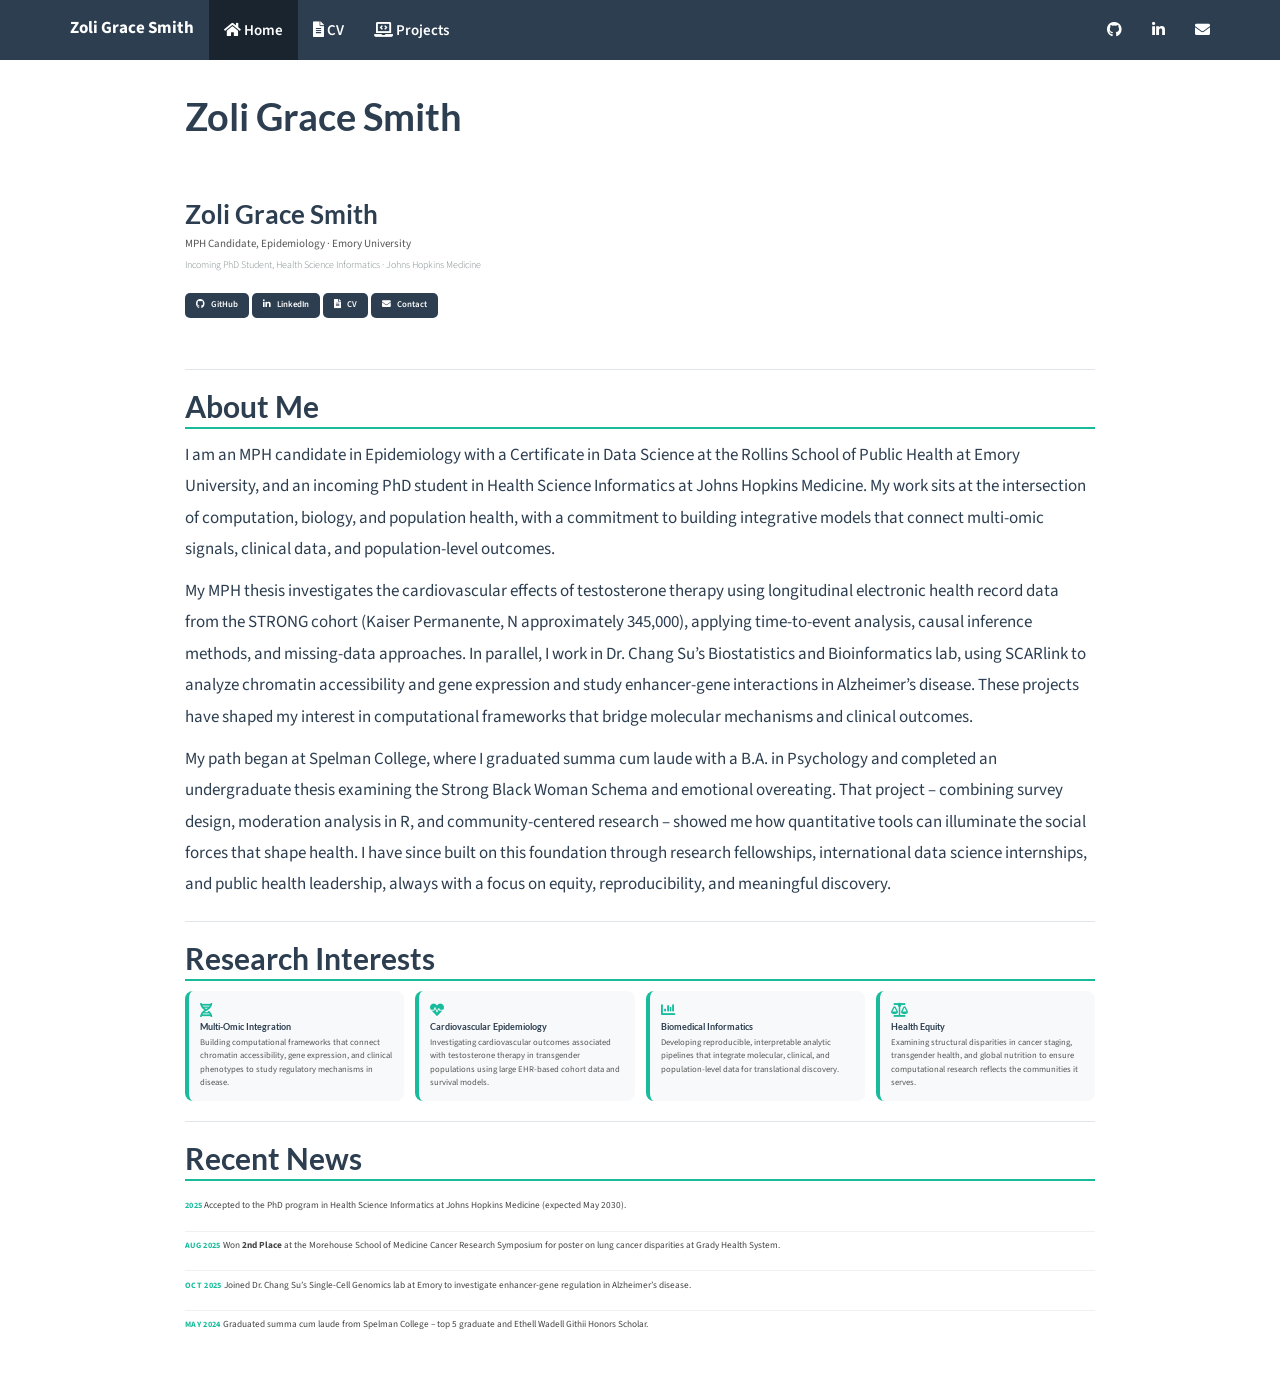
<file: docs/index.html>
<!DOCTYPE html>

<html>

<head>

<meta charset="utf-8" />
<meta name="generator" content="pandoc" />
<meta http-equiv="X-UA-Compatible" content="IE=EDGE" />




<title>Zoli Grace Smith</title>

<script src="site_libs/header-attrs-2.30/header-attrs.js"></script>
<script src="site_libs/jquery-3.6.0/jquery-3.6.0.min.js"></script>
<meta name="viewport" content="width=device-width, initial-scale=1" />
<link href="site_libs/bootstrap-3.3.5/css/flatly.min.css" rel="stylesheet" />
<script src="site_libs/bootstrap-3.3.5/js/bootstrap.min.js"></script>
<script src="site_libs/bootstrap-3.3.5/shim/html5shiv.min.js"></script>
<script src="site_libs/bootstrap-3.3.5/shim/respond.min.js"></script>
<style>h1 {font-size: 34px;}
       h1.title {font-size: 38px;}
       h2 {font-size: 30px;}
       h3 {font-size: 24px;}
       h4 {font-size: 18px;}
       h5 {font-size: 16px;}
       h6 {font-size: 12px;}
       code {color: inherit; background-color: rgba(0, 0, 0, 0.04);}
       pre:not([class]) { background-color: white }</style>
<script src="site_libs/navigation-1.1/tabsets.js"></script>
<link href="site_libs/highlightjs-9.12.0/default.css" rel="stylesheet" />
<script src="site_libs/highlightjs-9.12.0/highlight.js"></script>
<link href="site_libs/font-awesome-6.5.2/css/all.min.css" rel="stylesheet" />
<link href="site_libs/font-awesome-6.5.2/css/v4-shims.min.css" rel="stylesheet" />
<link rel="preconnect" href="https://fonts.googleapis.com">
<link rel="preconnect" href="https://fonts.gstatic.com" crossorigin>
<link href="https://fonts.googleapis.com/css2?family=Source+Sans+3:wght@300;400;600;700&family=Source+Code+Pro:wght@400;500&display=swap" rel="stylesheet">
<link rel="stylesheet" href="https://cdnjs.cloudflare.com/ajax/libs/font-awesome/5.15.4/css/all.min.css">

<style type="text/css">
  code{white-space: pre-wrap;}
  span.smallcaps{font-variant: small-caps;}
  span.underline{text-decoration: underline;}
  div.column{display: inline-block; vertical-align: top; width: 50%;}
  div.hanging-indent{margin-left: 1.5em; text-indent: -1.5em;}
  ul.task-list{list-style: none;}
    </style>

<style type="text/css">code{white-space: pre;}</style>
<script type="text/javascript">
if (window.hljs) {
  hljs.configure({languages: []});
  hljs.initHighlightingOnLoad();
  if (document.readyState && document.readyState === "complete") {
    window.setTimeout(function() { hljs.initHighlighting(); }, 0);
  }
}
</script>






<link rel="stylesheet" href="styles.css" type="text/css" />



<style type = "text/css">
.main-container {
  max-width: 940px;
  margin-left: auto;
  margin-right: auto;
}
img {
  max-width:100%;
}
.tabbed-pane {
  padding-top: 12px;
}
.html-widget {
  margin-bottom: 20px;
}
button.code-folding-btn:focus {
  outline: none;
}
summary {
  display: list-item;
}
details > summary > p:only-child {
  display: inline;
}
pre code {
  padding: 0;
}
</style>


<style type="text/css">
.dropdown-submenu {
  position: relative;
}
.dropdown-submenu>.dropdown-menu {
  top: 0;
  left: 100%;
  margin-top: -6px;
  margin-left: -1px;
  border-radius: 0 6px 6px 6px;
}
.dropdown-submenu:hover>.dropdown-menu {
  display: block;
}
.dropdown-submenu>a:after {
  display: block;
  content: " ";
  float: right;
  width: 0;
  height: 0;
  border-color: transparent;
  border-style: solid;
  border-width: 5px 0 5px 5px;
  border-left-color: #cccccc;
  margin-top: 5px;
  margin-right: -10px;
}
.dropdown-submenu:hover>a:after {
  border-left-color: #adb5bd;
}
.dropdown-submenu.pull-left {
  float: none;
}
.dropdown-submenu.pull-left>.dropdown-menu {
  left: -100%;
  margin-left: 10px;
  border-radius: 6px 0 6px 6px;
}
</style>

<script type="text/javascript">
// manage active state of menu based on current page
$(document).ready(function () {
  // active menu anchor
  href = window.location.pathname
  href = href.substr(href.lastIndexOf('/') + 1)
  if (href === "")
    href = "index.html";
  var menuAnchor = $('a[href="' + href + '"]');

  // mark the anchor link active (and if it's in a dropdown, also mark that active)
  var dropdown = menuAnchor.closest('li.dropdown');
  if (window.bootstrap) { // Bootstrap 4+
    menuAnchor.addClass('active');
    dropdown.find('> .dropdown-toggle').addClass('active');
  } else { // Bootstrap 3
    menuAnchor.parent().addClass('active');
    dropdown.addClass('active');
  }

  // Navbar adjustments
  var navHeight = $(".navbar").first().height() + 15;
  var style = document.createElement('style');
  var pt = "padding-top: " + navHeight + "px; ";
  var mt = "margin-top: -" + navHeight + "px; ";
  var css = "";
  // offset scroll position for anchor links (for fixed navbar)
  for (var i = 1; i <= 6; i++) {
    css += ".section h" + i + "{ " + pt + mt + "}\n";
  }
  style.innerHTML = "body {" + pt + "padding-bottom: 40px; }\n" + css;
  document.head.appendChild(style);
});
</script>

<!-- tabsets -->

<style type="text/css">
.tabset-dropdown > .nav-tabs {
  display: inline-table;
  max-height: 500px;
  min-height: 44px;
  overflow-y: auto;
  border: 1px solid #ddd;
  border-radius: 4px;
}

.tabset-dropdown > .nav-tabs > li.active:before, .tabset-dropdown > .nav-tabs.nav-tabs-open:before {
  content: "\e259";
  font-family: 'Glyphicons Halflings';
  display: inline-block;
  padding: 10px;
  border-right: 1px solid #ddd;
}

.tabset-dropdown > .nav-tabs.nav-tabs-open > li.active:before {
  content: "\e258";
  font-family: 'Glyphicons Halflings';
  border: none;
}

.tabset-dropdown > .nav-tabs > li.active {
  display: block;
}

.tabset-dropdown > .nav-tabs > li > a,
.tabset-dropdown > .nav-tabs > li > a:focus,
.tabset-dropdown > .nav-tabs > li > a:hover {
  border: none;
  display: inline-block;
  border-radius: 4px;
  background-color: transparent;
}

.tabset-dropdown > .nav-tabs.nav-tabs-open > li {
  display: block;
  float: none;
}

.tabset-dropdown > .nav-tabs > li {
  display: none;
}
</style>

<!-- code folding -->




</head>

<body>


<div class="container-fluid main-container">




<div class="navbar navbar-default  navbar-fixed-top" role="navigation">
  <div class="container">
    <div class="navbar-header">
      <button type="button" class="navbar-toggle collapsed" data-toggle="collapse" data-bs-toggle="collapse" data-target="#navbar" data-bs-target="#navbar">
        <span class="icon-bar"></span>
        <span class="icon-bar"></span>
        <span class="icon-bar"></span>
      </button>
      <a class="navbar-brand" href="index.html">Zoli Grace Smith</a>
    </div>
    <div id="navbar" class="navbar-collapse collapse">
      <ul class="nav navbar-nav">
        <li>
  <a href="index.html">
    <span class="fa fa-home"></span>
     
    Home
  </a>
</li>
<li>
  <a href="cv.html">
    <span class="fa fa-file-alt"></span>
     
    CV
  </a>
</li>
<li>
  <a href="projects.html">
    <span class="fa fa-laptop-code"></span>
     
    Projects
  </a>
</li>
      </ul>
      <ul class="nav navbar-nav navbar-right">
        <li>
  <a href="https://github.com/Zolismith19">
    <span class="fa fa-github"></span>
     
  </a>
</li>
<li>
  <a href="https://www.linkedin.com/in/zoligsmith/">
    <span class="fa fa-linkedin"></span>
     
  </a>
</li>
<li>
  <a href="mailto:zgsmit25@gmail.com">
    <span class="fa fa-envelope"></span>
     
  </a>
</li>
      </ul>
    </div><!--/.nav-collapse -->
  </div><!--/.container -->
</div><!--/.navbar -->

<div id="header">



<h1 class="title toc-ignore">Zoli Grace Smith</h1>

</div>


<div class="hero-section">
<h1 class="hero-name">
Zoli Grace Smith
</h1>
<p class="hero-tagline">
MPH Candidate, Epidemiology · Emory University
</p>
<p class="hero-tagline2">
Incoming PhD Student, Health Science Informatics · Johns Hopkins
Medicine
</p>
<div class="hero-links">
<p><a href="https://github.com/Zolismith19" class="hero-btn" target="_blank"><i class="fa fa-github"></i>
GitHub</a>
<a href="https://www.linkedin.com/in/zoligsmith/" class="hero-btn" target="_blank"><i class="fa fa-linkedin"></i>
LinkedIn</a>
<a href="cv.html" class="hero-btn"><i class="fa fa-file-alt"></i> CV</a>
<a href="mailto:zgsmit25@gmail.com" class="hero-btn"><i class="fa fa-envelope"></i>
Contact</a></p>
</div>
</div>
<hr />
<div id="about-me" class="section level2">
<h2>About Me</h2>
<p>I am an MPH candidate in Epidemiology with a Certificate in Data
Science at the Rollins School of Public Health at Emory University, and
an incoming PhD student in Health Science Informatics at Johns Hopkins
Medicine. My work sits at the intersection of computation, biology, and
population health, with a commitment to building integrative models that
connect multi-omic signals, clinical data, and population-level
outcomes.</p>
<p>My MPH thesis investigates the cardiovascular effects of testosterone
therapy using longitudinal electronic health record data from the STRONG
cohort (Kaiser Permanente, N approximately 345,000), applying
time-to-event analysis, causal inference methods, and missing-data
approaches. In parallel, I work in Dr. Chang Su’s Biostatistics and
Bioinformatics lab, using SCARlink to analyze chromatin accessibility
and gene expression and study enhancer-gene interactions in Alzheimer’s
disease. These projects have shaped my interest in computational
frameworks that bridge molecular mechanisms and clinical outcomes.</p>
<p>My path began at Spelman College, where I graduated summa cum laude
with a B.A. in Psychology and completed an undergraduate thesis
examining the Strong Black Woman Schema and emotional overeating. That
project – combining survey design, moderation analysis in R, and
community-centered research – showed me how quantitative tools can
illuminate the social forces that shape health. I have since built on
this foundation through research fellowships, international data science
internships, and public health leadership, always with a focus on
equity, reproducibility, and meaningful discovery.</p>
<hr />
</div>
<div id="research-interests" class="section level2">
<h2>Research Interests</h2>
<div class="interest-grid">
<div class="interest-card">
<i class="fa fa-dna interest-icon"></i>
<h4>
Multi-Omic Integration
</h4>
<p>
Building computational frameworks that connect chromatin accessibility,
gene expression, and clinical phenotypes to study regulatory mechanisms
in disease.
</p>
</div>
<div class="interest-card">
<i class="fa fa-heartbeat interest-icon"></i>
<h4>
Cardiovascular Epidemiology
</h4>
<p>
Investigating cardiovascular outcomes associated with testosterone
therapy in transgender populations using large EHR-based cohort data and
survival models.
</p>
</div>
<div class="interest-card">
<i class="fa fa-chart-bar interest-icon"></i>
<h4>
Biomedical Informatics
</h4>
<p>
Developing reproducible, interpretable analytic pipelines that integrate
molecular, clinical, and population-level data for translational
discovery.
</p>
</div>
<div class="interest-card">
<i class="fa fa-balance-scale interest-icon"></i>
<h4>
Health Equity
</h4>
<p>
Examining structural disparities in cancer staging, transgender health,
and global nutrition to ensure computational research reflects the
communities it serves.
</p>
</div>
</div>
<hr />
</div>
<div id="recent-news" class="section level2">
<h2>Recent News</h2>
<div class="news-list">
<div class="news-item">
<p><span class="news-date">2025</span> <span class="news-text">Accepted
to the PhD program in Health Science Informatics at Johns Hopkins
Medicine (expected May 2030).</span></p>
</div>
<div class="news-item">
<p><span class="news-date">Aug 2025</span> <span class="news-text">Won
<strong>2nd Place</strong> at the Morehouse School of Medicine Cancer
Research Symposium for poster on lung cancer disparities at Grady Health
System.</span></p>
</div>
<div class="news-item">
<p><span class="news-date">Oct 2025</span> <span
class="news-text">Joined Dr. Chang Su’s Single-Cell Genomics lab at
Emory to investigate enhancer-gene regulation in Alzheimer’s
disease.</span></p>
</div>
<div class="news-item">
<p><span class="news-date">May 2024</span> <span
class="news-text">Graduated summa cum laude from Spelman College – top 5
graduate and Ethell Wadell Githii Honors Scholar.</span></p>
</div>
</div>
</div>




</div>

<script>

// add bootstrap table styles to pandoc tables
function bootstrapStylePandocTables() {
  $('tr.odd').parent('tbody').parent('table').addClass('table table-condensed');
}
$(document).ready(function () {
  bootstrapStylePandocTables();
});


</script>

<!-- tabsets -->

<script>
$(document).ready(function () {
  window.buildTabsets("TOC");
});

$(document).ready(function () {
  $('.tabset-dropdown > .nav-tabs > li').click(function () {
    $(this).parent().toggleClass('nav-tabs-open');
  });
});
</script>

<!-- code folding -->


<!-- dynamically load mathjax for compatibility with self-contained -->
<script>
  (function () {
    var script = document.createElement("script");
    script.type = "text/javascript";
    script.src  = "https://mathjax.rstudio.com/latest/MathJax.js?config=TeX-AMS-MML_HTMLorMML";
    document.getElementsByTagName("head")[0].appendChild(script);
  })();
</script>

</body>
</html>
</file>
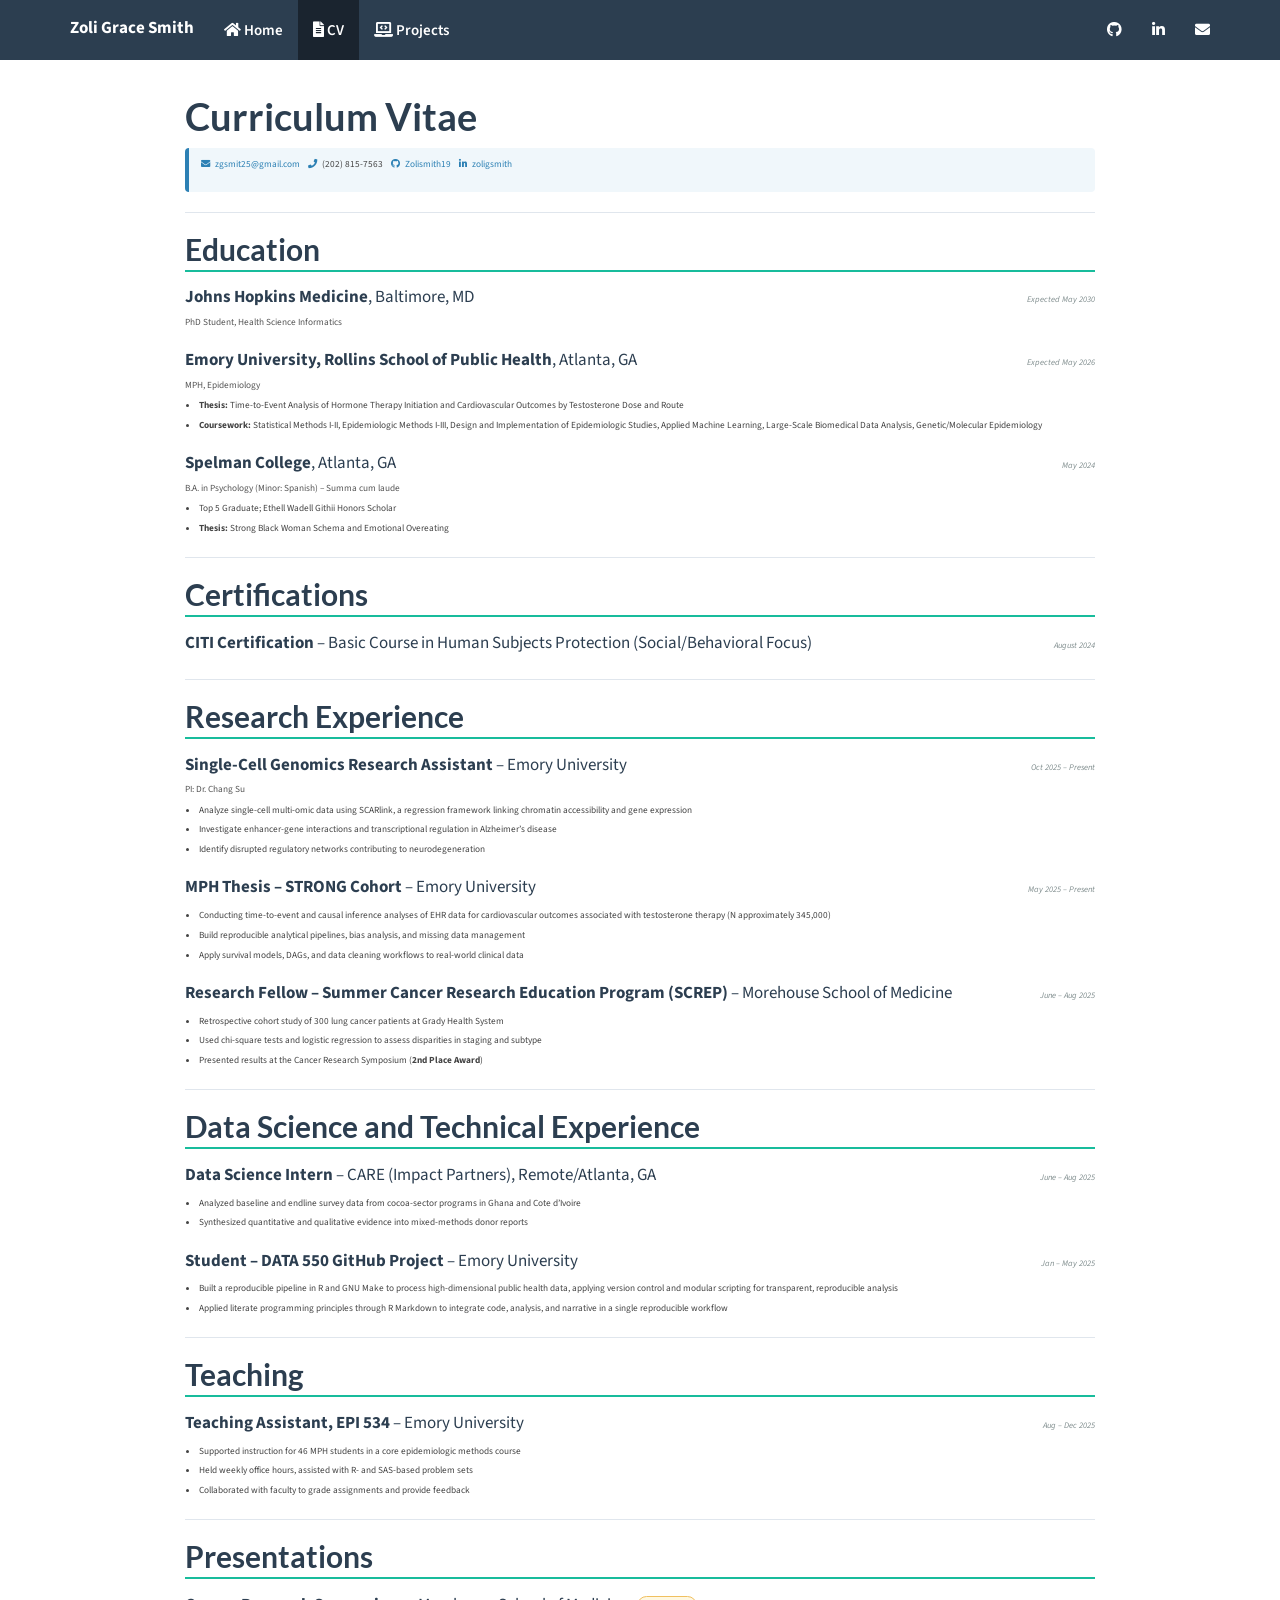
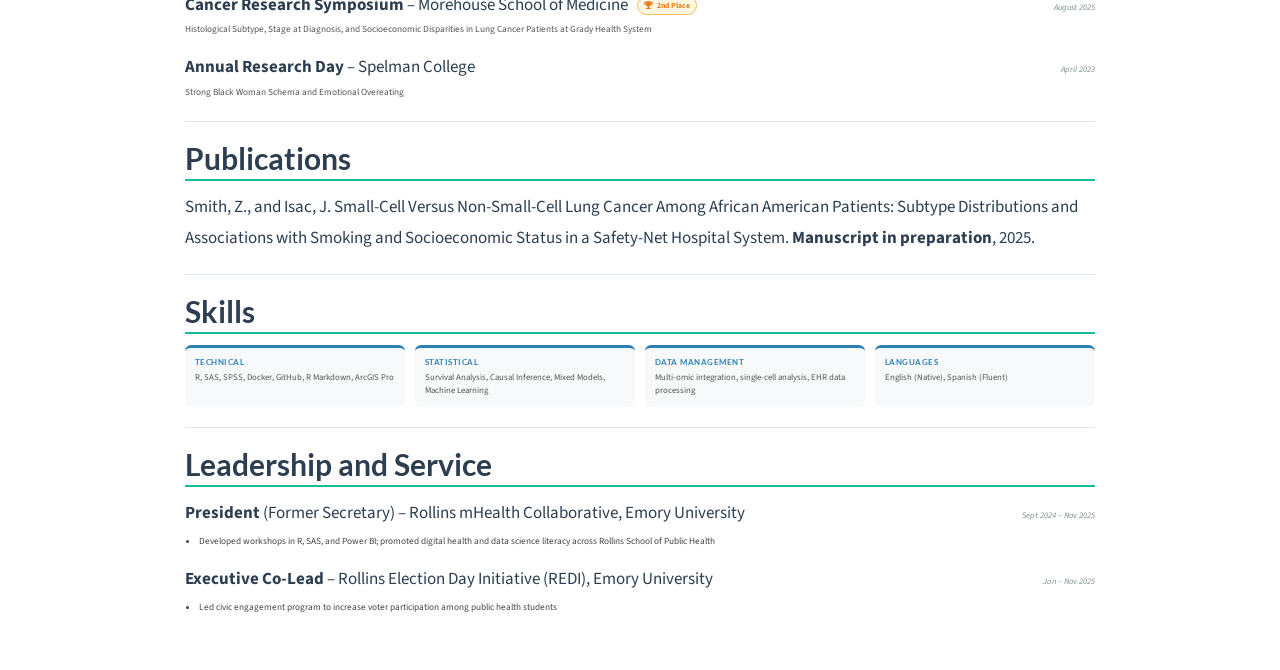
<file: docs/cv.html>
<!DOCTYPE html>

<html>

<head>

<meta charset="utf-8" />
<meta name="generator" content="pandoc" />
<meta http-equiv="X-UA-Compatible" content="IE=EDGE" />




<title>Curriculum Vitae</title>

<script src="site_libs/header-attrs-2.30/header-attrs.js"></script>
<script src="site_libs/jquery-3.6.0/jquery-3.6.0.min.js"></script>
<meta name="viewport" content="width=device-width, initial-scale=1" />
<link href="site_libs/bootstrap-3.3.5/css/flatly.min.css" rel="stylesheet" />
<script src="site_libs/bootstrap-3.3.5/js/bootstrap.min.js"></script>
<script src="site_libs/bootstrap-3.3.5/shim/html5shiv.min.js"></script>
<script src="site_libs/bootstrap-3.3.5/shim/respond.min.js"></script>
<style>h1 {font-size: 34px;}
       h1.title {font-size: 38px;}
       h2 {font-size: 30px;}
       h3 {font-size: 24px;}
       h4 {font-size: 18px;}
       h5 {font-size: 16px;}
       h6 {font-size: 12px;}
       code {color: inherit; background-color: rgba(0, 0, 0, 0.04);}
       pre:not([class]) { background-color: white }</style>
<script src="site_libs/navigation-1.1/tabsets.js"></script>
<link href="site_libs/highlightjs-9.12.0/default.css" rel="stylesheet" />
<script src="site_libs/highlightjs-9.12.0/highlight.js"></script>
<link href="site_libs/font-awesome-6.5.2/css/all.min.css" rel="stylesheet" />
<link href="site_libs/font-awesome-6.5.2/css/v4-shims.min.css" rel="stylesheet" />
<link rel="preconnect" href="https://fonts.googleapis.com">
<link rel="preconnect" href="https://fonts.gstatic.com" crossorigin>
<link href="https://fonts.googleapis.com/css2?family=Source+Sans+3:wght@300;400;600;700&family=Source+Code+Pro:wght@400;500&display=swap" rel="stylesheet">
<link rel="stylesheet" href="https://cdnjs.cloudflare.com/ajax/libs/font-awesome/5.15.4/css/all.min.css">

<style type="text/css">
  code{white-space: pre-wrap;}
  span.smallcaps{font-variant: small-caps;}
  span.underline{text-decoration: underline;}
  div.column{display: inline-block; vertical-align: top; width: 50%;}
  div.hanging-indent{margin-left: 1.5em; text-indent: -1.5em;}
  ul.task-list{list-style: none;}
    </style>

<style type="text/css">code{white-space: pre;}</style>
<script type="text/javascript">
if (window.hljs) {
  hljs.configure({languages: []});
  hljs.initHighlightingOnLoad();
  if (document.readyState && document.readyState === "complete") {
    window.setTimeout(function() { hljs.initHighlighting(); }, 0);
  }
}
</script>






<link rel="stylesheet" href="styles.css" type="text/css" />



<style type = "text/css">
.main-container {
  max-width: 940px;
  margin-left: auto;
  margin-right: auto;
}
img {
  max-width:100%;
}
.tabbed-pane {
  padding-top: 12px;
}
.html-widget {
  margin-bottom: 20px;
}
button.code-folding-btn:focus {
  outline: none;
}
summary {
  display: list-item;
}
details > summary > p:only-child {
  display: inline;
}
pre code {
  padding: 0;
}
</style>


<style type="text/css">
.dropdown-submenu {
  position: relative;
}
.dropdown-submenu>.dropdown-menu {
  top: 0;
  left: 100%;
  margin-top: -6px;
  margin-left: -1px;
  border-radius: 0 6px 6px 6px;
}
.dropdown-submenu:hover>.dropdown-menu {
  display: block;
}
.dropdown-submenu>a:after {
  display: block;
  content: " ";
  float: right;
  width: 0;
  height: 0;
  border-color: transparent;
  border-style: solid;
  border-width: 5px 0 5px 5px;
  border-left-color: #cccccc;
  margin-top: 5px;
  margin-right: -10px;
}
.dropdown-submenu:hover>a:after {
  border-left-color: #adb5bd;
}
.dropdown-submenu.pull-left {
  float: none;
}
.dropdown-submenu.pull-left>.dropdown-menu {
  left: -100%;
  margin-left: 10px;
  border-radius: 6px 0 6px 6px;
}
</style>

<script type="text/javascript">
// manage active state of menu based on current page
$(document).ready(function () {
  // active menu anchor
  href = window.location.pathname
  href = href.substr(href.lastIndexOf('/') + 1)
  if (href === "")
    href = "index.html";
  var menuAnchor = $('a[href="' + href + '"]');

  // mark the anchor link active (and if it's in a dropdown, also mark that active)
  var dropdown = menuAnchor.closest('li.dropdown');
  if (window.bootstrap) { // Bootstrap 4+
    menuAnchor.addClass('active');
    dropdown.find('> .dropdown-toggle').addClass('active');
  } else { // Bootstrap 3
    menuAnchor.parent().addClass('active');
    dropdown.addClass('active');
  }

  // Navbar adjustments
  var navHeight = $(".navbar").first().height() + 15;
  var style = document.createElement('style');
  var pt = "padding-top: " + navHeight + "px; ";
  var mt = "margin-top: -" + navHeight + "px; ";
  var css = "";
  // offset scroll position for anchor links (for fixed navbar)
  for (var i = 1; i <= 6; i++) {
    css += ".section h" + i + "{ " + pt + mt + "}\n";
  }
  style.innerHTML = "body {" + pt + "padding-bottom: 40px; }\n" + css;
  document.head.appendChild(style);
});
</script>

<!-- tabsets -->

<style type="text/css">
.tabset-dropdown > .nav-tabs {
  display: inline-table;
  max-height: 500px;
  min-height: 44px;
  overflow-y: auto;
  border: 1px solid #ddd;
  border-radius: 4px;
}

.tabset-dropdown > .nav-tabs > li.active:before, .tabset-dropdown > .nav-tabs.nav-tabs-open:before {
  content: "\e259";
  font-family: 'Glyphicons Halflings';
  display: inline-block;
  padding: 10px;
  border-right: 1px solid #ddd;
}

.tabset-dropdown > .nav-tabs.nav-tabs-open > li.active:before {
  content: "\e258";
  font-family: 'Glyphicons Halflings';
  border: none;
}

.tabset-dropdown > .nav-tabs > li.active {
  display: block;
}

.tabset-dropdown > .nav-tabs > li > a,
.tabset-dropdown > .nav-tabs > li > a:focus,
.tabset-dropdown > .nav-tabs > li > a:hover {
  border: none;
  display: inline-block;
  border-radius: 4px;
  background-color: transparent;
}

.tabset-dropdown > .nav-tabs.nav-tabs-open > li {
  display: block;
  float: none;
}

.tabset-dropdown > .nav-tabs > li {
  display: none;
}
</style>

<!-- code folding -->




</head>

<body>


<div class="container-fluid main-container">




<div class="navbar navbar-default  navbar-fixed-top" role="navigation">
  <div class="container">
    <div class="navbar-header">
      <button type="button" class="navbar-toggle collapsed" data-toggle="collapse" data-bs-toggle="collapse" data-target="#navbar" data-bs-target="#navbar">
        <span class="icon-bar"></span>
        <span class="icon-bar"></span>
        <span class="icon-bar"></span>
      </button>
      <a class="navbar-brand" href="index.html">Zoli Grace Smith</a>
    </div>
    <div id="navbar" class="navbar-collapse collapse">
      <ul class="nav navbar-nav">
        <li>
  <a href="index.html">
    <span class="fa fa-home"></span>
     
    Home
  </a>
</li>
<li>
  <a href="cv.html">
    <span class="fa fa-file-alt"></span>
     
    CV
  </a>
</li>
<li>
  <a href="projects.html">
    <span class="fa fa-laptop-code"></span>
     
    Projects
  </a>
</li>
      </ul>
      <ul class="nav navbar-nav navbar-right">
        <li>
  <a href="https://github.com/Zolismith19">
    <span class="fa fa-github"></span>
     
  </a>
</li>
<li>
  <a href="https://www.linkedin.com/in/zoligsmith/">
    <span class="fa fa-linkedin"></span>
     
  </a>
</li>
<li>
  <a href="mailto:zgsmit25@gmail.com">
    <span class="fa fa-envelope"></span>
     
  </a>
</li>
      </ul>
    </div><!--/.nav-collapse -->
  </div><!--/.container -->
</div><!--/.navbar -->

<div id="header">



<h1 class="title toc-ignore">Curriculum Vitae</h1>

</div>


<div class="cv-bar">
<p><i class="fa fa-envelope"></i>
<a href="mailto:zgsmit25@gmail.com">zgsmit25@gmail.com</a>   
<i class="fa fa-phone"></i> (202) 815-7563   
<i class="fa fa-github"></i>
<a href="https://github.com/Zolismith19" target="_blank">Zolismith19</a>
   <i class="fa fa-linkedin"></i>
<a href="https://www.linkedin.com/in/zoligsmith/" target="_blank">zoligsmith</a></p>
</div>
<hr />
<div id="education" class="section level2">
<h2>Education</h2>
<div class="cv-entry">
<div class="cv-row">
<div>
<strong>Johns Hopkins Medicine</strong>, Baltimore, MD
</div>
<div class="cv-date">
Expected May 2030
</div>
</div>
<div class="cv-sub">
PhD Student, Health Science Informatics
</div>
</div>
<div class="cv-entry">
<div class="cv-row">
<div>
<strong>Emory University, Rollins School of Public Health</strong>,
Atlanta, GA
</div>
<div class="cv-date">
Expected May 2026
</div>
</div>
<div class="cv-sub">
MPH, Epidemiology
</div>
<ul>
<li>
<strong>Thesis:</strong> Time-to-Event Analysis of Hormone Therapy
Initiation and Cardiovascular Outcomes by Testosterone Dose and Route
</li>
<li>
<strong>Coursework:</strong> Statistical Methods I-II, Epidemiologic
Methods I-III, Design and Implementation of Epidemiologic Studies,
Applied Machine Learning, Large-Scale Biomedical Data Analysis,
Genetic/Molecular Epidemiology
</li>
</ul>
</div>
<div class="cv-entry">
<div class="cv-row">
<div>
<strong>Spelman College</strong>, Atlanta, GA
</div>
<div class="cv-date">
May 2024
</div>
</div>
<div class="cv-sub">
B.A. in Psychology (Minor: Spanish) – Summa cum laude
</div>
<ul>
<li>
Top 5 Graduate; Ethell Wadell Githii Honors Scholar
</li>
<li>
<strong>Thesis:</strong> Strong Black Woman Schema and Emotional
Overeating
</li>
</ul>
</div>
<hr />
</div>
<div id="certifications" class="section level2">
<h2>Certifications</h2>
<div class="cv-entry">
<div class="cv-row">
<div>
<strong>CITI Certification</strong> – Basic Course in Human Subjects
Protection (Social/Behavioral Focus)
</div>
<div class="cv-date">
August 2024
</div>
</div>
</div>
<hr />
</div>
<div id="research-experience" class="section level2">
<h2>Research Experience</h2>
<div class="cv-entry">
<div class="cv-row">
<div>
<strong>Single-Cell Genomics Research Assistant</strong> – Emory
University
</div>
<div class="cv-date">
Oct 2025 – Present
</div>
</div>
<div class="cv-sub">
PI: Dr. Chang Su
</div>
<ul>
<li>
Analyze single-cell multi-omic data using SCARlink, a regression
framework linking chromatin accessibility and gene expression
</li>
<li>
Investigate enhancer-gene interactions and transcriptional regulation in
Alzheimer’s disease
</li>
<li>
Identify disrupted regulatory networks contributing to neurodegeneration
</li>
</ul>
</div>
<div class="cv-entry">
<div class="cv-row">
<div>
<strong>MPH Thesis – STRONG Cohort</strong> – Emory University
</div>
<div class="cv-date">
May 2025 – Present
</div>
</div>
<ul>
<li>
Conducting time-to-event and causal inference analyses of EHR data for
cardiovascular outcomes associated with testosterone therapy (N
approximately 345,000)
</li>
<li>
Build reproducible analytical pipelines, bias analysis, and missing data
management
</li>
<li>
Apply survival models, DAGs, and data cleaning workflows to real-world
clinical data
</li>
</ul>
</div>
<div class="cv-entry">
<div class="cv-row">
<div>
<strong>Research Fellow – Summer Cancer Research Education Program
(SCREP)</strong> – Morehouse School of Medicine
</div>
<div class="cv-date">
June – Aug 2025
</div>
</div>
<ul>
<li>
Retrospective cohort study of 300 lung cancer patients at Grady Health
System
</li>
<li>
Used chi-square tests and logistic regression to assess disparities in
staging and subtype
</li>
<li>
Presented results at the Cancer Research Symposium (<strong>2nd Place
Award</strong>)
</li>
</ul>
</div>
<hr />
</div>
<div id="data-science-and-technical-experience" class="section level2">
<h2>Data Science and Technical Experience</h2>
<div class="cv-entry">
<div class="cv-row">
<div>
<strong>Data Science Intern</strong> – CARE (Impact Partners),
Remote/Atlanta, GA
</div>
<div class="cv-date">
June – Aug 2025
</div>
</div>
<ul>
<li>
Analyzed baseline and endline survey data from cocoa-sector programs in
Ghana and Cote d’Ivoire
</li>
<li>
Synthesized quantitative and qualitative evidence into mixed-methods
donor reports
</li>
</ul>
</div>
<div class="cv-entry">
<div class="cv-row">
<div>
<strong>Student – DATA 550 GitHub Project</strong> – Emory University
</div>
<div class="cv-date">
Jan – May 2025
</div>
</div>
<ul>
<li>
Built a reproducible pipeline in R and GNU Make to process
high-dimensional public health data, applying version control and
modular scripting for transparent, reproducible analysis
</li>
<li>
Applied literate programming principles through R Markdown to integrate
code, analysis, and narrative in a single reproducible workflow
</li>
</ul>
</div>
<hr />
</div>
<div id="teaching" class="section level2">
<h2>Teaching</h2>
<div class="cv-entry">
<div class="cv-row">
<div>
<strong>Teaching Assistant, EPI 534</strong> – Emory University
</div>
<div class="cv-date">
Aug – Dec 2025
</div>
</div>
<ul>
<li>
Supported instruction for 46 MPH students in a core epidemiologic
methods course
</li>
<li>
Held weekly office hours, assisted with R- and SAS-based problem sets
</li>
<li>
Collaborated with faculty to grade assignments and provide feedback
</li>
</ul>
</div>
<hr />
</div>
<div id="presentations" class="section level2">
<h2>Presentations</h2>
<div class="cv-entry">
<div class="cv-row">
<div>
<strong>Cancer Research Symposium</strong> – Morehouse School of
Medicine   <span class="award-badge"><i class="fa fa-trophy"></i> 2nd
Place</span>
</div>
<div class="cv-date">
August 2025
</div>
</div>
<div class="cv-sub">
Histological Subtype, Stage at Diagnosis, and Socioeconomic Disparities
in Lung Cancer Patients at Grady Health System
</div>
</div>
<div class="cv-entry">
<div class="cv-row">
<div>
<strong>Annual Research Day</strong> – Spelman College
</div>
<div class="cv-date">
April 2023
</div>
</div>
<div class="cv-sub">
Strong Black Woman Schema and Emotional Overeating
</div>
</div>
<hr />
</div>
<div id="publications" class="section level2">
<h2>Publications</h2>
<p>Smith, Z., and Isac, J. Small-Cell Versus Non-Small-Cell Lung Cancer
Among African American Patients: Subtype Distributions and Associations
with Smoking and Socioeconomic Status in a Safety-Net Hospital System.
<strong>Manuscript in preparation</strong>, 2025.</p>
<hr />
</div>
<div id="skills" class="section level2">
<h2>Skills</h2>
<div class="skills-grid">
<div class="skill-block">
<h4>
Technical
</h4>
<p>
R, SAS, SPSS, Docker, GitHub, R Markdown, ArcGIS Pro
</p>
</div>
<div class="skill-block">
<h4>
Statistical
</h4>
<p>
Survival Analysis, Causal Inference, Mixed Models, Machine Learning
</p>
</div>
<div class="skill-block">
<h4>
Data Management
</h4>
<p>
Multi-omic integration, single-cell analysis, EHR data processing
</p>
</div>
<div class="skill-block">
<h4>
Languages
</h4>
<p>
English (Native), Spanish (Fluent)
</p>
</div>
</div>
<hr />
</div>
<div id="leadership-and-service" class="section level2">
<h2>Leadership and Service</h2>
<div class="cv-entry">
<div class="cv-row">
<div>
<strong>President</strong> (Former Secretary) – Rollins mHealth
Collaborative, Emory University
</div>
<div class="cv-date">
Sept 2024 – Nov 2025
</div>
</div>
<ul>
<li>
Developed workshops in R, SAS, and Power BI; promoted digital health and
data science literacy across Rollins School of Public Health
</li>
</ul>
</div>
<div class="cv-entry">
<div class="cv-row">
<div>
<strong>Executive Co-Lead</strong> – Rollins Election Day Initiative
(REDI), Emory University
</div>
<div class="cv-date">
Jan – Nov 2025
</div>
</div>
<ul>
<li>
Led civic engagement program to increase voter participation among
public health students
</li>
</ul>
</div>
</div>




</div>

<script>

// add bootstrap table styles to pandoc tables
function bootstrapStylePandocTables() {
  $('tr.odd').parent('tbody').parent('table').addClass('table table-condensed');
}
$(document).ready(function () {
  bootstrapStylePandocTables();
});


</script>

<!-- tabsets -->

<script>
$(document).ready(function () {
  window.buildTabsets("TOC");
});

$(document).ready(function () {
  $('.tabset-dropdown > .nav-tabs > li').click(function () {
    $(this).parent().toggleClass('nav-tabs-open');
  });
});
</script>

<!-- code folding -->


<!-- dynamically load mathjax for compatibility with self-contained -->
<script>
  (function () {
    var script = document.createElement("script");
    script.type = "text/javascript";
    script.src  = "https://mathjax.rstudio.com/latest/MathJax.js?config=TeX-AMS-MML_HTMLorMML";
    document.getElementsByTagName("head")[0].appendChild(script);
  })();
</script>

</body>
</html>
</file>
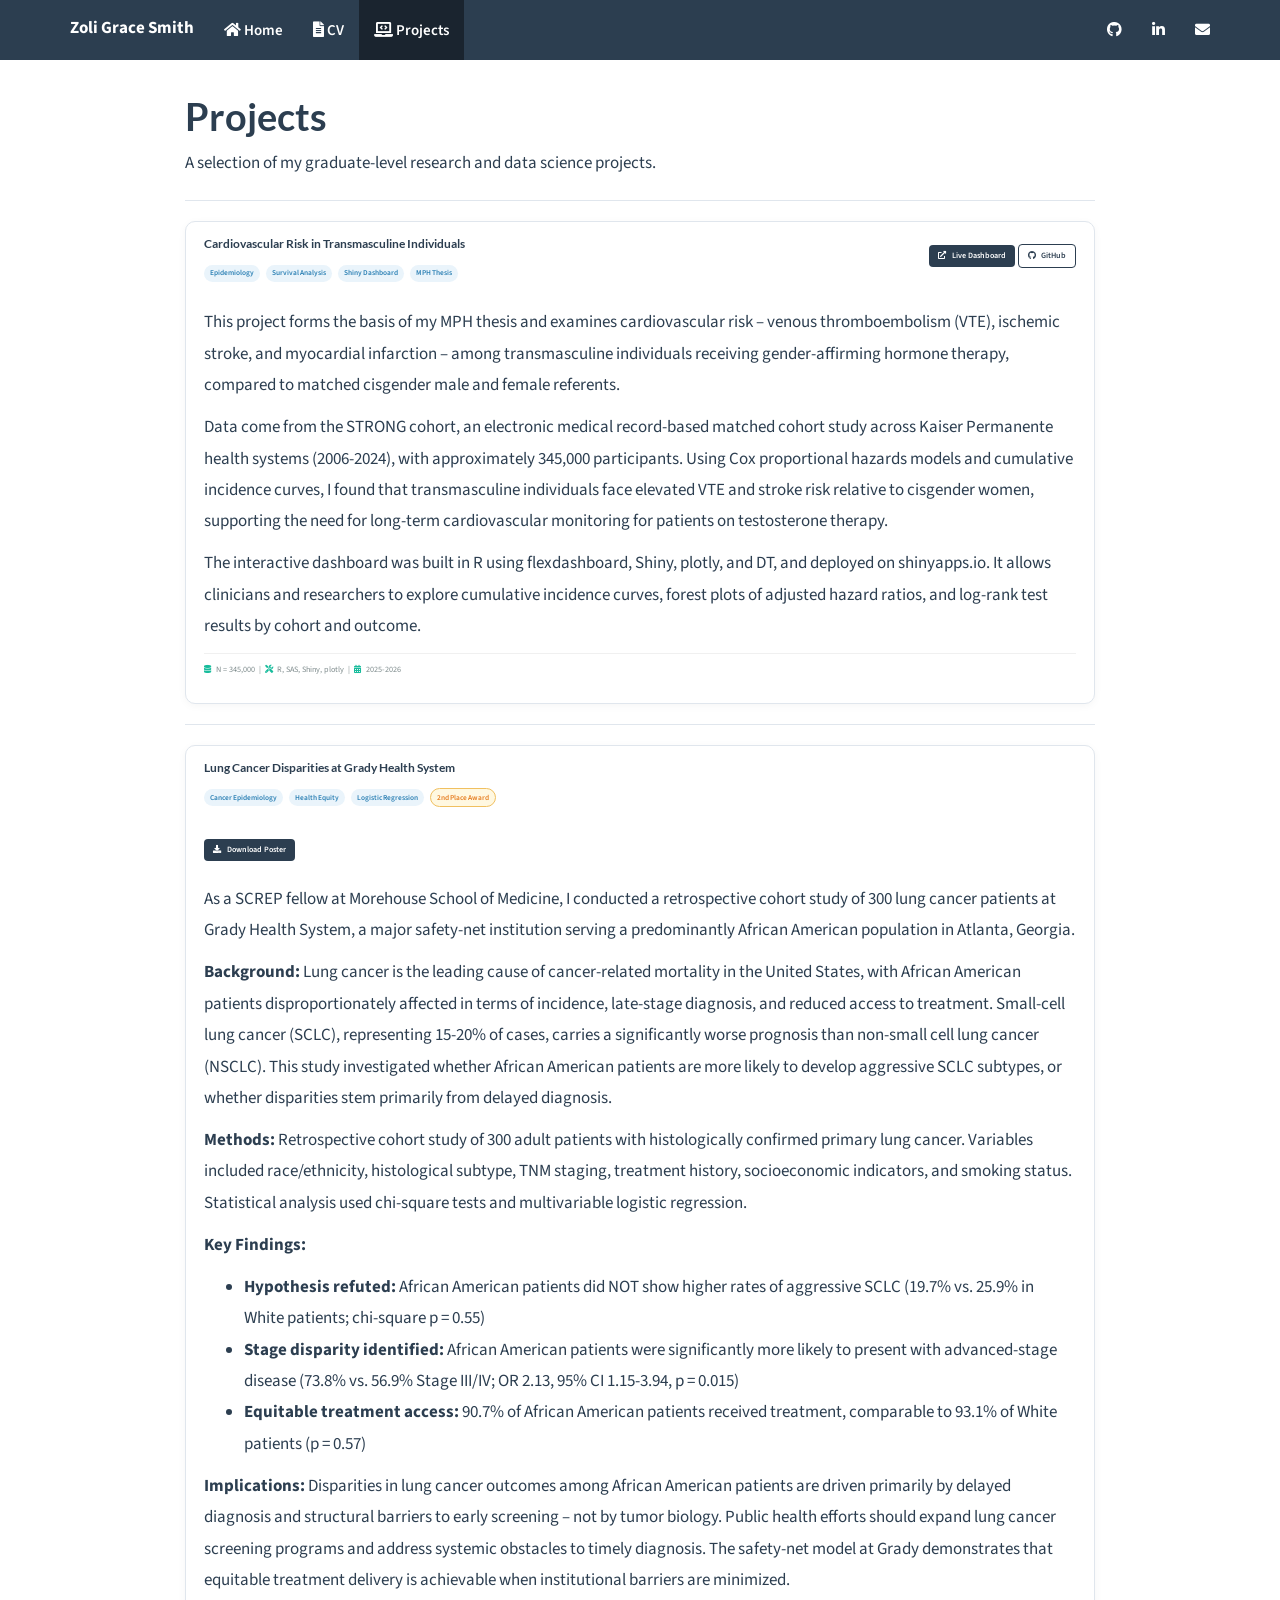
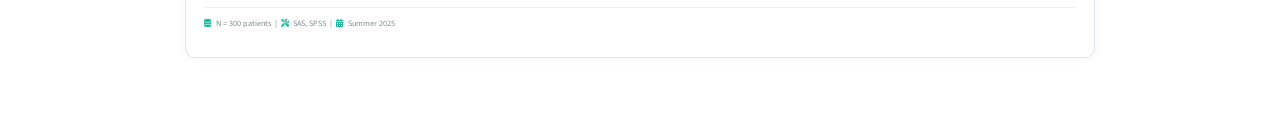
<file: docs/projects.html>
<!DOCTYPE html>

<html>

<head>

<meta charset="utf-8" />
<meta name="generator" content="pandoc" />
<meta http-equiv="X-UA-Compatible" content="IE=EDGE" />




<title>Projects</title>

<script src="site_libs/header-attrs-2.30/header-attrs.js"></script>
<script src="site_libs/jquery-3.6.0/jquery-3.6.0.min.js"></script>
<meta name="viewport" content="width=device-width, initial-scale=1" />
<link href="site_libs/bootstrap-3.3.5/css/flatly.min.css" rel="stylesheet" />
<script src="site_libs/bootstrap-3.3.5/js/bootstrap.min.js"></script>
<script src="site_libs/bootstrap-3.3.5/shim/html5shiv.min.js"></script>
<script src="site_libs/bootstrap-3.3.5/shim/respond.min.js"></script>
<style>h1 {font-size: 34px;}
       h1.title {font-size: 38px;}
       h2 {font-size: 30px;}
       h3 {font-size: 24px;}
       h4 {font-size: 18px;}
       h5 {font-size: 16px;}
       h6 {font-size: 12px;}
       code {color: inherit; background-color: rgba(0, 0, 0, 0.04);}
       pre:not([class]) { background-color: white }</style>
<script src="site_libs/navigation-1.1/tabsets.js"></script>
<link href="site_libs/highlightjs-9.12.0/default.css" rel="stylesheet" />
<script src="site_libs/highlightjs-9.12.0/highlight.js"></script>
<link href="site_libs/font-awesome-6.5.2/css/all.min.css" rel="stylesheet" />
<link href="site_libs/font-awesome-6.5.2/css/v4-shims.min.css" rel="stylesheet" />
<link rel="preconnect" href="https://fonts.googleapis.com">
<link rel="preconnect" href="https://fonts.gstatic.com" crossorigin>
<link href="https://fonts.googleapis.com/css2?family=Source+Sans+3:wght@300;400;600;700&family=Source+Code+Pro:wght@400;500&display=swap" rel="stylesheet">
<link rel="stylesheet" href="https://cdnjs.cloudflare.com/ajax/libs/font-awesome/5.15.4/css/all.min.css">

<style type="text/css">
  code{white-space: pre-wrap;}
  span.smallcaps{font-variant: small-caps;}
  span.underline{text-decoration: underline;}
  div.column{display: inline-block; vertical-align: top; width: 50%;}
  div.hanging-indent{margin-left: 1.5em; text-indent: -1.5em;}
  ul.task-list{list-style: none;}
    </style>

<style type="text/css">code{white-space: pre;}</style>
<script type="text/javascript">
if (window.hljs) {
  hljs.configure({languages: []});
  hljs.initHighlightingOnLoad();
  if (document.readyState && document.readyState === "complete") {
    window.setTimeout(function() { hljs.initHighlighting(); }, 0);
  }
}
</script>






<link rel="stylesheet" href="styles.css" type="text/css" />



<style type = "text/css">
.main-container {
  max-width: 940px;
  margin-left: auto;
  margin-right: auto;
}
img {
  max-width:100%;
}
.tabbed-pane {
  padding-top: 12px;
}
.html-widget {
  margin-bottom: 20px;
}
button.code-folding-btn:focus {
  outline: none;
}
summary {
  display: list-item;
}
details > summary > p:only-child {
  display: inline;
}
pre code {
  padding: 0;
}
</style>


<style type="text/css">
.dropdown-submenu {
  position: relative;
}
.dropdown-submenu>.dropdown-menu {
  top: 0;
  left: 100%;
  margin-top: -6px;
  margin-left: -1px;
  border-radius: 0 6px 6px 6px;
}
.dropdown-submenu:hover>.dropdown-menu {
  display: block;
}
.dropdown-submenu>a:after {
  display: block;
  content: " ";
  float: right;
  width: 0;
  height: 0;
  border-color: transparent;
  border-style: solid;
  border-width: 5px 0 5px 5px;
  border-left-color: #cccccc;
  margin-top: 5px;
  margin-right: -10px;
}
.dropdown-submenu:hover>a:after {
  border-left-color: #adb5bd;
}
.dropdown-submenu.pull-left {
  float: none;
}
.dropdown-submenu.pull-left>.dropdown-menu {
  left: -100%;
  margin-left: 10px;
  border-radius: 6px 0 6px 6px;
}
</style>

<script type="text/javascript">
// manage active state of menu based on current page
$(document).ready(function () {
  // active menu anchor
  href = window.location.pathname
  href = href.substr(href.lastIndexOf('/') + 1)
  if (href === "")
    href = "index.html";
  var menuAnchor = $('a[href="' + href + '"]');

  // mark the anchor link active (and if it's in a dropdown, also mark that active)
  var dropdown = menuAnchor.closest('li.dropdown');
  if (window.bootstrap) { // Bootstrap 4+
    menuAnchor.addClass('active');
    dropdown.find('> .dropdown-toggle').addClass('active');
  } else { // Bootstrap 3
    menuAnchor.parent().addClass('active');
    dropdown.addClass('active');
  }

  // Navbar adjustments
  var navHeight = $(".navbar").first().height() + 15;
  var style = document.createElement('style');
  var pt = "padding-top: " + navHeight + "px; ";
  var mt = "margin-top: -" + navHeight + "px; ";
  var css = "";
  // offset scroll position for anchor links (for fixed navbar)
  for (var i = 1; i <= 6; i++) {
    css += ".section h" + i + "{ " + pt + mt + "}\n";
  }
  style.innerHTML = "body {" + pt + "padding-bottom: 40px; }\n" + css;
  document.head.appendChild(style);
});
</script>

<!-- tabsets -->

<style type="text/css">
.tabset-dropdown > .nav-tabs {
  display: inline-table;
  max-height: 500px;
  min-height: 44px;
  overflow-y: auto;
  border: 1px solid #ddd;
  border-radius: 4px;
}

.tabset-dropdown > .nav-tabs > li.active:before, .tabset-dropdown > .nav-tabs.nav-tabs-open:before {
  content: "\e259";
  font-family: 'Glyphicons Halflings';
  display: inline-block;
  padding: 10px;
  border-right: 1px solid #ddd;
}

.tabset-dropdown > .nav-tabs.nav-tabs-open > li.active:before {
  content: "\e258";
  font-family: 'Glyphicons Halflings';
  border: none;
}

.tabset-dropdown > .nav-tabs > li.active {
  display: block;
}

.tabset-dropdown > .nav-tabs > li > a,
.tabset-dropdown > .nav-tabs > li > a:focus,
.tabset-dropdown > .nav-tabs > li > a:hover {
  border: none;
  display: inline-block;
  border-radius: 4px;
  background-color: transparent;
}

.tabset-dropdown > .nav-tabs.nav-tabs-open > li {
  display: block;
  float: none;
}

.tabset-dropdown > .nav-tabs > li {
  display: none;
}
</style>

<!-- code folding -->




</head>

<body>


<div class="container-fluid main-container">




<div class="navbar navbar-default  navbar-fixed-top" role="navigation">
  <div class="container">
    <div class="navbar-header">
      <button type="button" class="navbar-toggle collapsed" data-toggle="collapse" data-bs-toggle="collapse" data-target="#navbar" data-bs-target="#navbar">
        <span class="icon-bar"></span>
        <span class="icon-bar"></span>
        <span class="icon-bar"></span>
      </button>
      <a class="navbar-brand" href="index.html">Zoli Grace Smith</a>
    </div>
    <div id="navbar" class="navbar-collapse collapse">
      <ul class="nav navbar-nav">
        <li>
  <a href="index.html">
    <span class="fa fa-home"></span>
     
    Home
  </a>
</li>
<li>
  <a href="cv.html">
    <span class="fa fa-file-alt"></span>
     
    CV
  </a>
</li>
<li>
  <a href="projects.html">
    <span class="fa fa-laptop-code"></span>
     
    Projects
  </a>
</li>
      </ul>
      <ul class="nav navbar-nav navbar-right">
        <li>
  <a href="https://github.com/Zolismith19">
    <span class="fa fa-github"></span>
     
  </a>
</li>
<li>
  <a href="https://www.linkedin.com/in/zoligsmith/">
    <span class="fa fa-linkedin"></span>
     
  </a>
</li>
<li>
  <a href="mailto:zgsmit25@gmail.com">
    <span class="fa fa-envelope"></span>
     
  </a>
</li>
      </ul>
    </div><!--/.nav-collapse -->
  </div><!--/.container -->
</div><!--/.navbar -->

<div id="header">



<h1 class="title toc-ignore">Projects</h1>

</div>


<p>A selection of my graduate-level research and data science
projects.</p>
<hr />
<div class="project-card">
<div class="project-header">
<div class="project-title-block">
<h3>
Cardiovascular Risk in Transmasculine Individuals
</h3>
<p><span class="project-tag">Epidemiology</span> <span
class="project-tag">Survival Analysis</span> <span
class="project-tag">Shiny Dashboard</span> <span class="project-tag">MPH
Thesis</span></p>
</div>
<div class="project-links">
<p><a href="https://li4oxd-applecare11s0s-smith.shinyapps.io/DASHBOARD/" target="_blank" class="project-btn"><i class="fa fa-external-link-alt"></i>
Live Dashboard</a>
<a href="https://github.com/Zolismith19/strong-dashboard" target="_blank" class="project-btn project-btn-outline"><i class="fa fa-github"></i>
GitHub</a></p>
</div>
</div>
<p>This project forms the basis of my MPH thesis and examines
cardiovascular risk – venous thromboembolism (VTE), ischemic stroke, and
myocardial infarction – among transmasculine individuals receiving
gender-affirming hormone therapy, compared to matched cisgender male and
female referents.</p>
<p>Data come from the STRONG cohort, an electronic medical record-based
matched cohort study across Kaiser Permanente health systems
(2006-2024), with approximately 345,000 participants. Using Cox
proportional hazards models and cumulative incidence curves, I found
that transmasculine individuals face elevated VTE and stroke risk
relative to cisgender women, supporting the need for long-term
cardiovascular monitoring for patients on testosterone therapy.</p>
<p>The interactive dashboard was built in R using flexdashboard, Shiny,
plotly, and DT, and deployed on shinyapps.io. It allows clinicians and
researchers to explore cumulative incidence curves, forest plots of
adjusted hazard ratios, and log-rank test results by cohort and
outcome.</p>
<div class="project-meta">
<p><i class="fa fa-database"></i> N = 345,000  | 
<i class="fa fa-tools"></i> R, SAS, Shiny, plotly  | 
<i class="fa fa-calendar"></i> 2025-2026</p>
</div>
</div>
<hr />
<div class="project-card">
<div class="project-header">
<div class="project-title-block">
<h3>
Lung Cancer Disparities at Grady Health System
</h3>
<p><span class="project-tag">Cancer Epidemiology</span> <span
class="project-tag">Health Equity</span> <span
class="project-tag">Logistic Regression</span> <span
class="project-tag award-tag">2nd Place Award</span></p>
</div>
</div>
<div class="project-links" style="margin-bottom:1rem;">
<p><a href="https://github.com/Zolismith19/data555-website/raw/main/screp_poster.pptx" target="_blank" class="project-btn"><i class="fa fa-download"></i>
Download Poster</a></p>
</div>
<p>As a SCREP fellow at Morehouse School of Medicine, I conducted a
retrospective cohort study of 300 lung cancer patients at Grady Health
System, a major safety-net institution serving a predominantly African
American population in Atlanta, Georgia.</p>
<p><strong>Background:</strong> Lung cancer is the leading cause of
cancer-related mortality in the United States, with African American
patients disproportionately affected in terms of incidence, late-stage
diagnosis, and reduced access to treatment. Small-cell lung cancer
(SCLC), representing 15-20% of cases, carries a significantly worse
prognosis than non-small cell lung cancer (NSCLC). This study
investigated whether African American patients are more likely to
develop aggressive SCLC subtypes, or whether disparities stem primarily
from delayed diagnosis.</p>
<p><strong>Methods:</strong> Retrospective cohort study of 300 adult
patients with histologically confirmed primary lung cancer. Variables
included race/ethnicity, histological subtype, TNM staging, treatment
history, socioeconomic indicators, and smoking status. Statistical
analysis used chi-square tests and multivariable logistic
regression.</p>
<p><strong>Key Findings:</strong></p>
<ul>
<li><strong>Hypothesis refuted:</strong> African American patients did
NOT show higher rates of aggressive SCLC (19.7% vs. 25.9% in White
patients; chi-square p = 0.55)</li>
<li><strong>Stage disparity identified:</strong> African American
patients were significantly more likely to present with advanced-stage
disease (73.8% vs. 56.9% Stage III/IV; OR 2.13, 95% CI 1.15-3.94, p =
0.015)</li>
<li><strong>Equitable treatment access:</strong> 90.7% of African
American patients received treatment, comparable to 93.1% of White
patients (p = 0.57)</li>
</ul>
<p><strong>Implications:</strong> Disparities in lung cancer outcomes
among African American patients are driven primarily by delayed
diagnosis and structural barriers to early screening – not by tumor
biology. Public health efforts should expand lung cancer screening
programs and address systemic obstacles to timely diagnosis. The
safety-net model at Grady demonstrates that equitable treatment delivery
is achievable when institutional barriers are minimized.</p>
<div class="project-meta">
<p><i class="fa fa-database"></i> N = 300 patients  | 
<i class="fa fa-tools"></i> SAS, SPSS  |  <i class="fa fa-calendar"></i>
Summer 2025</p>
</div>
</div>




</div>

<script>

// add bootstrap table styles to pandoc tables
function bootstrapStylePandocTables() {
  $('tr.odd').parent('tbody').parent('table').addClass('table table-condensed');
}
$(document).ready(function () {
  bootstrapStylePandocTables();
});


</script>

<!-- tabsets -->

<script>
$(document).ready(function () {
  window.buildTabsets("TOC");
});

$(document).ready(function () {
  $('.tabset-dropdown > .nav-tabs > li').click(function () {
    $(this).parent().toggleClass('nav-tabs-open');
  });
});
</script>

<!-- code folding -->


<!-- dynamically load mathjax for compatibility with self-contained -->
<script>
  (function () {
    var script = document.createElement("script");
    script.type = "text/javascript";
    script.src  = "https://mathjax.rstudio.com/latest/MathJax.js?config=TeX-AMS-MML_HTMLorMML";
    document.getElementsByTagName("head")[0].appendChild(script);
  })();
</script>

</body>
</html>
</file>
<file: docs/site_libs/highlightjs-9.12.0/default.css>
.hljs-literal {
  color: #990073;
}

.hljs-number {
  color: #099;
}

.hljs-comment {
  color: #998;
  font-style: italic;
}

.hljs-keyword {
  color: #900;
  font-weight: bold;
}

.hljs-string {
  color: #d14;
}
</file>
<file: docs/styles.css>
@import url('https://fonts.googleapis.com/css2?family=Source+Sans+3:wght@300;400;600;700&family=Source+Code+Pro:wght@400;500&display=swap');

body { font-family: 'Source Sans 3', sans-serif; font-size: 17px; line-height: 1.85; color: #2c3e50; }
h1, h2, h3, h4 { font-weight: 700; color: #2c3e50; }
h2 { margin-top: 2rem; padding-bottom: 0.4rem; border-bottom: 2px solid #18bc9c; }
code, pre { font-family: 'Source Code Pro', monospace; font-size: 0.88em; }
a { color: #2c80b4; text-decoration: none; }
a:hover { color: #18bc9c; text-decoration: underline; }
hr { border: none; border-top: 1px solid #e0e6ed; margin: 2rem 0; }

.navbar { font-weight: 600; font-size: 15px; }
.navbar-brand { font-weight: 700; font-size: 17px; }

.hero-section { padding: 3rem 0 2rem 0; }
.hero-name { font-size: 2.6rem; font-weight: 700; margin-bottom: 0.35rem; border-bottom: none; line-height: 1.2; }
.hero-tagline { font-size: 1.1rem; color: #555; font-weight: 400; margin-bottom: 0.15rem; }
.hero-tagline2 { font-size: 1rem; color: #7f8c8d; font-weight: 300; margin-bottom: 1.3rem; }
.hero-links { display: flex; gap: 0.7rem; flex-wrap: wrap; margin-top: 0.5rem; }
.hero-btn { display: inline-block; padding: 0.45rem 1.1rem; border-radius: 5px; font-size: 0.88rem; font-weight: 600; background-color: #2c3e50; color: #fff !important; text-decoration: none !important; transition: background-color 0.2s ease; }
.hero-btn:hover { background-color: #18bc9c; color: #fff !important; text-decoration: none !important; }
.hero-btn i { margin-right: 0.4rem; }

.interest-grid { display: grid; grid-template-columns: repeat(auto-fit, minmax(210px, 1fr)); gap: 1.1rem; margin-top: 1rem; }
.interest-card { background: #f8f9fa; border-radius: 8px; padding: 1.2rem 1.1rem; border-left: 4px solid #18bc9c; transition: box-shadow 0.2s ease; }
.interest-card:hover { box-shadow: 0 4px 14px rgba(0,0,0,0.09); }
.interest-icon { font-size: 1.4rem; color: #18bc9c; margin-bottom: 0.5rem; display: block; }
.interest-card h4 { font-size: 0.93rem; margin: 0.2rem 0 0.35rem 0; border-bottom: none; }
.interest-card p { font-size: 0.86rem; margin: 0; color: #555; line-height: 1.55; }

.news-list { margin-top: 0.75rem; }
.news-item { display: flex; gap: 1.2rem; align-items: baseline; padding: 0.55rem 0; border-bottom: 1px solid #f0f0f0; font-size: 0.93rem; }
.news-item:last-child { border-bottom: none; }
.news-date { font-weight: 700; color: #18bc9c; white-space: nowrap; min-width: 70px; font-size: 0.82rem; text-transform: uppercase; letter-spacing: 0.04em; }
.news-text { color: #444; line-height: 1.5; }

.cv-bar { background: #f0f7fb; border-left: 4px solid #2c80b4; padding: 0.8rem 1.2rem; border-radius: 4px; margin-bottom: 1.2rem; font-size: 0.93rem; color: #444; }
.cv-bar i { color: #2c80b4; margin-right: 0.3rem; }
.cv-entry { margin-bottom: 1.4rem; }
.cv-row { display: flex; justify-content: space-between; align-items: baseline; flex-wrap: wrap; gap: 0.3rem; }
.cv-date { font-size: 0.85rem; color: #7f8c8d; white-space: nowrap; font-style: italic; }
.cv-sub { color: #555; font-size: 0.93rem; margin-bottom: 0.3rem; }
.cv-entry ul { margin-top: 0.35rem; padding-left: 1.4rem; }
.cv-entry ul li { margin-bottom: 0.25rem; font-size: 0.93rem; color: #444; }
.award-badge { display: inline-block; background: #fff8e1; color: #e67e22; font-size: 0.78rem; font-weight: 700; padding: 0.15rem 0.55rem; border-radius: 20px; border: 1px solid #f0c060; vertical-align: middle; }
.award-badge i { margin-right: 0.25rem; }

.skills-grid { display: grid; grid-template-columns: repeat(auto-fit, minmax(190px, 1fr)); gap: 1rem; margin-top: 0.75rem; }
.skill-block { background: #f8f9fa; border-radius: 6px; padding: 1rem; border-top: 3px solid #2c80b4; }
.skill-block h4 { font-size: 0.82rem; margin: 0 0 0.4rem 0; text-transform: uppercase; letter-spacing: 0.06em; color: #2c80b4; border-bottom: none; }
.skill-block p { font-size: 0.875rem; margin: 0; color: #555; line-height: 1.5; }

.project-card { background: #fff; border: 1px solid #e0e6ed; border-radius: 10px; padding: 1.6rem 1.8rem; margin-bottom: 2rem; box-shadow: 0 2px 8px rgba(0,0,0,0.04); transition: box-shadow 0.2s ease; }
.project-card:hover { box-shadow: 0 6px 22px rgba(0,0,0,0.09); }
.project-header { display: flex; justify-content: space-between; align-items: flex-start; flex-wrap: wrap; gap: 0.75rem; margin-bottom: 1rem; }
.project-title-block h3 { margin: 0 0 0.5rem 0; font-size: 1.15rem; border-bottom: none; }
.project-tag { display: inline-block; background: #eaf4fb; color: #2c80b4; font-size: 0.74rem; font-weight: 600; padding: 0.18rem 0.6rem; border-radius: 20px; margin-right: 0.3rem; margin-bottom: 0.2rem; }
.award-tag { background: #fff8e1 !important; color: #e67e22 !important; border: 1px solid #f0c060; }
.project-links { display: flex; gap: 0.55rem; flex-shrink: 0; }
.project-btn { display: inline-block; padding: 0.35rem 0.9rem; border-radius: 4px; font-size: 0.81rem; font-weight: 600; background-color: #2c3e50; color: #fff !important; text-decoration: none !important; white-space: nowrap; transition: background-color 0.2s ease; }
.project-btn:hover { background-color: #18bc9c; text-decoration: none !important; }
.project-btn-outline { background-color: transparent; color: #2c3e50 !important; border: 1.5px solid #2c3e50; }
.project-btn-outline:hover { background-color: #2c3e50; color: #fff !important; }
.project-btn i { margin-right: 0.35rem; }
.project-meta { margin-top: 1rem; font-size: 0.82rem; color: #7f8c8d; padding-top: 0.75rem; border-top: 1px solid #f0f0f0; }
.project-meta i { color: #18bc9c; margin-right: 0.25rem; }

@media (max-width: 650px) {
  .hero-name { font-size: 1.9rem; }
  .hero-links { flex-direction: column; }
  .project-header { flex-direction: column; }
  .interest-grid, .skills-grid { grid-template-columns: 1fr; }
  .cv-row { flex-direction: column; }
  .news-item { flex-direction: column; gap: 0.2rem; }
}
</file>
<file: docs/site_libs/bootstrap-3.3.5/css/flatly.min.css>
@font-face {
  font-family: 'Lato';
  font-style: normal;
  font-weight: 400;
  src: url(fonts/Lato.ttf) format('truetype');
}
@font-face {
  font-family: 'Lato';
  font-style: normal;
  font-weight: 700;
  src: url(fonts/LatoBold.ttf) format('truetype');
}
@font-face {
  font-family: 'Lato';
  font-style: italic;
  font-weight: 400;
  src: url(fonts/LatoItalic.ttf) format('truetype');
}

/*!
 * bootswatch v3.3.6
 * Homepage: http://bootswatch.com
 * Copyright 2012-2015 Thomas Park
 * Licensed under MIT
 * Based on Bootstrap
*//*!
 * Bootstrap v3.3.6 (http://getbootstrap.com)
 * Copyright 2011-2015 Twitter, Inc.
 * Licensed under MIT (https://github.com/twbs/bootstrap/blob/master/LICENSE)
 *//*! normalize.css v3.0.3 | MIT License | github.com/necolas/normalize.css */html{font-family:sans-serif;-ms-text-size-adjust:100%;-webkit-text-size-adjust:100%}body{margin:0}article,aside,details,figcaption,figure,footer,header,hgroup,main,menu,nav,section,summary{display:block}audio,canvas,progress,video{display:inline-block;vertical-align:baseline}audio:not([controls]){display:none;height:0}[hidden],template{display:none}a{background-color:transparent}a:active,a:hover{outline:0}abbr[title]{border-bottom:1px dotted}b,strong{font-weight:bold}dfn{font-style:italic}h1{font-size:2em;margin:0.67em 0}mark{background:#ff0;color:#000}small{font-size:80%}sub,sup{font-size:75%;line-height:0;position:relative;vertical-align:baseline}sup{top:-0.5em}sub{bottom:-0.25em}img{border:0}svg:not(:root){overflow:hidden}figure{margin:1em 40px}hr{-webkit-box-sizing:content-box;-moz-box-sizing:content-box;box-sizing:content-box;height:0}pre{overflow:auto}code,kbd,pre,samp{font-family:monospace, monospace;font-size:1em}button,input,optgroup,select,textarea{color:inherit;font:inherit;margin:0}button{overflow:visible}button,select{text-transform:none}button,html input[type="button"],input[type="reset"],input[type="submit"]{-webkit-appearance:button;cursor:pointer}button[disabled],html input[disabled]{cursor:default}button::-moz-focus-inner,input::-moz-focus-inner{border:0;padding:0}input{line-height:normal}input[type="checkbox"],input[type="radio"]{-webkit-box-sizing:border-box;-moz-box-sizing:border-box;box-sizing:border-box;padding:0}input[type="number"]::-webkit-inner-spin-button,input[type="number"]::-webkit-outer-spin-button{height:auto}input[type="search"]{-webkit-appearance:textfield;-webkit-box-sizing:content-box;-moz-box-sizing:content-box;box-sizing:content-box}input[type="search"]::-webkit-search-cancel-button,input[type="search"]::-webkit-search-decoration{-webkit-appearance:none}fieldset{border:1px solid #c0c0c0;margin:0 2px;padding:0.35em 0.625em 0.75em}legend{border:0;padding:0}textarea{overflow:auto}optgroup{font-weight:bold}table{border-collapse:collapse;border-spacing:0}td,th{padding:0}/*! Source: https://github.com/h5bp/html5-boilerplate/blob/master/src/css/main.css */@media print{*,*:before,*:after{background:transparent !important;color:#000 !important;-webkit-box-shadow:none !important;box-shadow:none !important;text-shadow:none !important}a,a:visited{text-decoration:underline}a[href]:after{content:" (" attr(href) ")"}abbr[title]:after{content:" (" attr(title) ")"}a[href^="#"]:after,a[href^="javascript:"]:after{content:""}pre,blockquote{border:1px solid #999;page-break-inside:avoid}thead{display:table-header-group}tr,img{page-break-inside:avoid}img{max-width:100% !important}p,h2,h3{orphans:3;widows:3}h2,h3{page-break-after:avoid}.navbar{display:none}.btn>.caret,.dropup>.btn>.caret{border-top-color:#000 !important}.label{border:1px solid #000}.table{border-collapse:collapse !important}.table td,.table th{background-color:#fff !important}.table-bordered th,.table-bordered td{border:1px solid #ddd !important}}@font-face{font-family:'Glyphicons Halflings';src:url('../fonts/glyphicons-halflings-regular.eot');src:url('../fonts/glyphicons-halflings-regular.eot?#iefix') format('embedded-opentype'),url('../fonts/glyphicons-halflings-regular.woff') format('woff'),url('../fonts/glyphicons-halflings-regular.ttf') format('truetype'),url('../fonts/glyphicons-halflings-regular.svg#glyphicons_halflingsregular') format('svg')}.glyphicon{position:relative;top:1px;display:inline-block;font-family:'Glyphicons Halflings';font-style:normal;font-weight:normal;line-height:1;-webkit-font-smoothing:antialiased;-moz-osx-font-smoothing:grayscale}.glyphicon-asterisk:before{content:"\002a"}.glyphicon-plus:before{content:"\002b"}.glyphicon-euro:before,.glyphicon-eur:before{content:"\20ac"}.glyphicon-minus:before{content:"\2212"}.glyphicon-cloud:before{content:"\2601"}.glyphicon-envelope:before{content:"\2709"}.glyphicon-pencil:before{content:"\270f"}.glyphicon-glass:before{content:"\e001"}.glyphicon-music:before{content:"\e002"}.glyphicon-search:before{content:"\e003"}.glyphicon-heart:before{content:"\e005"}.glyphicon-star:before{content:"\e006"}.glyphicon-star-empty:before{content:"\e007"}.glyphicon-user:before{content:"\e008"}.glyphicon-film:before{content:"\e009"}.glyphicon-th-large:before{content:"\e010"}.glyphicon-th:before{content:"\e011"}.glyphicon-th-list:before{content:"\e012"}.glyphicon-ok:before{content:"\e013"}.glyphicon-remove:before{content:"\e014"}.glyphicon-zoom-in:before{content:"\e015"}.glyphicon-zoom-out:before{content:"\e016"}.glyphicon-off:before{content:"\e017"}.glyphicon-signal:before{content:"\e018"}.glyphicon-cog:before{content:"\e019"}.glyphicon-trash:before{content:"\e020"}.glyphicon-home:before{content:"\e021"}.glyphicon-file:before{content:"\e022"}.glyphicon-time:before{content:"\e023"}.glyphicon-road:before{content:"\e024"}.glyphicon-download-alt:before{content:"\e025"}.glyphicon-download:before{content:"\e026"}.glyphicon-upload:before{content:"\e027"}.glyphicon-inbox:before{content:"\e028"}.glyphicon-play-circle:before{content:"\e029"}.glyphicon-repeat:before{content:"\e030"}.glyphicon-refresh:before{content:"\e031"}.glyphicon-list-alt:before{content:"\e032"}.glyphicon-lock:before{content:"\e033"}.glyphicon-flag:before{content:"\e034"}.glyphicon-headphones:before{content:"\e035"}.glyphicon-volume-off:before{content:"\e036"}.glyphicon-volume-down:before{content:"\e037"}.glyphicon-volume-up:before{content:"\e038"}.glyphicon-qrcode:before{content:"\e039"}.glyphicon-barcode:before{content:"\e040"}.glyphicon-tag:before{content:"\e041"}.glyphicon-tags:before{content:"\e042"}.glyphicon-book:before{content:"\e043"}.glyphicon-bookmark:before{content:"\e044"}.glyphicon-print:before{content:"\e045"}.glyphicon-camera:before{content:"\e046"}.glyphicon-font:before{content:"\e047"}.glyphicon-bold:before{content:"\e048"}.glyphicon-italic:before{content:"\e049"}.glyphicon-text-height:before{content:"\e050"}.glyphicon-text-width:before{content:"\e051"}.glyphicon-align-left:before{content:"\e052"}.glyphicon-align-center:before{content:"\e053"}.glyphicon-align-right:before{content:"\e054"}.glyphicon-align-justify:before{content:"\e055"}.glyphicon-list:before{content:"\e056"}.glyphicon-indent-left:before{content:"\e057"}.glyphicon-indent-right:before{content:"\e058"}.glyphicon-facetime-video:before{content:"\e059"}.glyphicon-picture:before{content:"\e060"}.glyphicon-map-marker:before{content:"\e062"}.glyphicon-adjust:before{content:"\e063"}.glyphicon-tint:before{content:"\e064"}.glyphicon-edit:before{content:"\e065"}.glyphicon-share:before{content:"\e066"}.glyphicon-check:before{content:"\e067"}.glyphicon-move:before{content:"\e068"}.glyphicon-step-backward:before{content:"\e069"}.glyphicon-fast-backward:before{content:"\e070"}.glyphicon-backward:before{content:"\e071"}.glyphicon-play:before{content:"\e072"}.glyphicon-pause:before{content:"\e073"}.glyphicon-stop:before{content:"\e074"}.glyphicon-forward:before{content:"\e075"}.glyphicon-fast-forward:before{content:"\e076"}.glyphicon-step-forward:before{content:"\e077"}.glyphicon-eject:before{content:"\e078"}.glyphicon-chevron-left:before{content:"\e079"}.glyphicon-chevron-right:before{content:"\e080"}.glyphicon-plus-sign:before{content:"\e081"}.glyphicon-minus-sign:before{content:"\e082"}.glyphicon-remove-sign:before{content:"\e083"}.glyphicon-ok-sign:before{content:"\e084"}.glyphicon-question-sign:before{content:"\e085"}.glyphicon-info-sign:before{content:"\e086"}.glyphicon-screenshot:before{content:"\e087"}.glyphicon-remove-circle:before{content:"\e088"}.glyphicon-ok-circle:before{content:"\e089"}.glyphicon-ban-circle:before{content:"\e090"}.glyphicon-arrow-left:before{content:"\e091"}.glyphicon-arrow-right:before{content:"\e092"}.glyphicon-arrow-up:before{content:"\e093"}.glyphicon-arrow-down:before{content:"\e094"}.glyphicon-share-alt:before{content:"\e095"}.glyphicon-resize-full:before{content:"\e096"}.glyphicon-resize-small:before{content:"\e097"}.glyphicon-exclamation-sign:before{content:"\e101"}.glyphicon-gift:before{content:"\e102"}.glyphicon-leaf:before{content:"\e103"}.glyphicon-fire:before{content:"\e104"}.glyphicon-eye-open:before{content:"\e105"}.glyphicon-eye-close:before{content:"\e106"}.glyphicon-warning-sign:before{content:"\e107"}.glyphicon-plane:before{content:"\e108"}.glyphicon-calendar:before{content:"\e109"}.glyphicon-random:before{content:"\e110"}.glyphicon-comment:before{content:"\e111"}.glyphicon-magnet:before{content:"\e112"}.glyphicon-chevron-up:before{content:"\e113"}.glyphicon-chevron-down:before{content:"\e114"}.glyphicon-retweet:before{content:"\e115"}.glyphicon-shopping-cart:before{content:"\e116"}.glyphicon-folder-close:before{content:"\e117"}.glyphicon-folder-open:before{content:"\e118"}.glyphicon-resize-vertical:before{content:"\e119"}.glyphicon-resize-horizontal:before{content:"\e120"}.glyphicon-hdd:before{content:"\e121"}.glyphicon-bullhorn:before{content:"\e122"}.glyphicon-bell:before{content:"\e123"}.glyphicon-certificate:before{content:"\e124"}.glyphicon-thumbs-up:before{content:"\e125"}.glyphicon-thumbs-down:before{content:"\e126"}.glyphicon-hand-right:before{content:"\e127"}.glyphicon-hand-left:before{content:"\e128"}.glyphicon-hand-up:before{content:"\e129"}.glyphicon-hand-down:before{content:"\e130"}.glyphicon-circle-arrow-right:before{content:"\e131"}.glyphicon-circle-arrow-left:before{content:"\e132"}.glyphicon-circle-arrow-up:before{content:"\e133"}.glyphicon-circle-arrow-down:before{content:"\e134"}.glyphicon-globe:before{content:"\e135"}.glyphicon-wrench:before{content:"\e136"}.glyphicon-tasks:before{content:"\e137"}.glyphicon-filter:before{content:"\e138"}.glyphicon-briefcase:before{content:"\e139"}.glyphicon-fullscreen:before{content:"\e140"}.glyphicon-dashboard:before{content:"\e141"}.glyphicon-paperclip:before{content:"\e142"}.glyphicon-heart-empty:before{content:"\e143"}.glyphicon-link:before{content:"\e144"}.glyphicon-phone:before{content:"\e145"}.glyphicon-pushpin:before{content:"\e146"}.glyphicon-usd:before{content:"\e148"}.glyphicon-gbp:before{content:"\e149"}.glyphicon-sort:before{content:"\e150"}.glyphicon-sort-by-alphabet:before{content:"\e151"}.glyphicon-sort-by-alphabet-alt:before{content:"\e152"}.glyphicon-sort-by-order:before{content:"\e153"}.glyphicon-sort-by-order-alt:before{content:"\e154"}.glyphicon-sort-by-attributes:before{content:"\e155"}.glyphicon-sort-by-attributes-alt:before{content:"\e156"}.glyphicon-unchecked:before{content:"\e157"}.glyphicon-expand:before{content:"\e158"}.glyphicon-collapse-down:before{content:"\e159"}.glyphicon-collapse-up:before{content:"\e160"}.glyphicon-log-in:before{content:"\e161"}.glyphicon-flash:before{content:"\e162"}.glyphicon-log-out:before{content:"\e163"}.glyphicon-new-window:before{content:"\e164"}.glyphicon-record:before{content:"\e165"}.glyphicon-save:before{content:"\e166"}.glyphicon-open:before{content:"\e167"}.glyphicon-saved:before{content:"\e168"}.glyphicon-import:before{content:"\e169"}.glyphicon-export:before{content:"\e170"}.glyphicon-send:before{content:"\e171"}.glyphicon-floppy-disk:before{content:"\e172"}.glyphicon-floppy-saved:before{content:"\e173"}.glyphicon-floppy-remove:before{content:"\e174"}.glyphicon-floppy-save:before{content:"\e175"}.glyphicon-floppy-open:before{content:"\e176"}.glyphicon-credit-card:before{content:"\e177"}.glyphicon-transfer:before{content:"\e178"}.glyphicon-cutlery:before{content:"\e179"}.glyphicon-header:before{content:"\e180"}.glyphicon-compressed:before{content:"\e181"}.glyphicon-earphone:before{content:"\e182"}.glyphicon-phone-alt:before{content:"\e183"}.glyphicon-tower:before{content:"\e184"}.glyphicon-stats:before{content:"\e185"}.glyphicon-sd-video:before{content:"\e186"}.glyphicon-hd-video:before{content:"\e187"}.glyphicon-subtitles:before{content:"\e188"}.glyphicon-sound-stereo:before{content:"\e189"}.glyphicon-sound-dolby:before{content:"\e190"}.glyphicon-sound-5-1:before{content:"\e191"}.glyphicon-sound-6-1:before{content:"\e192"}.glyphicon-sound-7-1:before{content:"\e193"}.glyphicon-copyright-mark:before{content:"\e194"}.glyphicon-registration-mark:before{content:"\e195"}.glyphicon-cloud-download:before{content:"\e197"}.glyphicon-cloud-upload:before{content:"\e198"}.glyphicon-tree-conifer:before{content:"\e199"}.glyphicon-tree-deciduous:before{content:"\e200"}.glyphicon-cd:before{content:"\e201"}.glyphicon-save-file:before{content:"\e202"}.glyphicon-open-file:before{content:"\e203"}.glyphicon-level-up:before{content:"\e204"}.glyphicon-copy:before{content:"\e205"}.glyphicon-paste:before{content:"\e206"}.glyphicon-alert:before{content:"\e209"}.glyphicon-equalizer:before{content:"\e210"}.glyphicon-king:before{content:"\e211"}.glyphicon-queen:before{content:"\e212"}.glyphicon-pawn:before{content:"\e213"}.glyphicon-bishop:before{content:"\e214"}.glyphicon-knight:before{content:"\e215"}.glyphicon-baby-formula:before{content:"\e216"}.glyphicon-tent:before{content:"\26fa"}.glyphicon-blackboard:before{content:"\e218"}.glyphicon-bed:before{content:"\e219"}.glyphicon-apple:before{content:"\f8ff"}.glyphicon-erase:before{content:"\e221"}.glyphicon-hourglass:before{content:"\231b"}.glyphicon-lamp:before{content:"\e223"}.glyphicon-duplicate:before{content:"\e224"}.glyphicon-piggy-bank:before{content:"\e225"}.glyphicon-scissors:before{content:"\e226"}.glyphicon-bitcoin:before{content:"\e227"}.glyphicon-btc:before{content:"\e227"}.glyphicon-xbt:before{content:"\e227"}.glyphicon-yen:before{content:"\00a5"}.glyphicon-jpy:before{content:"\00a5"}.glyphicon-ruble:before{content:"\20bd"}.glyphicon-rub:before{content:"\20bd"}.glyphicon-scale:before{content:"\e230"}.glyphicon-ice-lolly:before{content:"\e231"}.glyphicon-ice-lolly-tasted:before{content:"\e232"}.glyphicon-education:before{content:"\e233"}.glyphicon-option-horizontal:before{content:"\e234"}.glyphicon-option-vertical:before{content:"\e235"}.glyphicon-menu-hamburger:before{content:"\e236"}.glyphicon-modal-window:before{content:"\e237"}.glyphicon-oil:before{content:"\e238"}.glyphicon-grain:before{content:"\e239"}.glyphicon-sunglasses:before{content:"\e240"}.glyphicon-text-size:before{content:"\e241"}.glyphicon-text-color:before{content:"\e242"}.glyphicon-text-background:before{content:"\e243"}.glyphicon-object-align-top:before{content:"\e244"}.glyphicon-object-align-bottom:before{content:"\e245"}.glyphicon-object-align-horizontal:before{content:"\e246"}.glyphicon-object-align-left:before{content:"\e247"}.glyphicon-object-align-vertical:before{content:"\e248"}.glyphicon-object-align-right:before{content:"\e249"}.glyphicon-triangle-right:before{content:"\e250"}.glyphicon-triangle-left:before{content:"\e251"}.glyphicon-triangle-bottom:before{content:"\e252"}.glyphicon-triangle-top:before{content:"\e253"}.glyphicon-console:before{content:"\e254"}.glyphicon-superscript:before{content:"\e255"}.glyphicon-subscript:before{content:"\e256"}.glyphicon-menu-left:before{content:"\e257"}.glyphicon-menu-right:before{content:"\e258"}.glyphicon-menu-down:before{content:"\e259"}.glyphicon-menu-up:before{content:"\e260"}*{-webkit-box-sizing:border-box;-moz-box-sizing:border-box;box-sizing:border-box}*:before,*:after{-webkit-box-sizing:border-box;-moz-box-sizing:border-box;box-sizing:border-box}html{font-size:10px;-webkit-tap-highlight-color:rgba(0,0,0,0)}body{font-family:"Lato","Helvetica Neue",Helvetica,Arial,sans-serif;font-size:15px;line-height:1.42857143;color:#2c3e50;background-color:#ffffff}input,button,select,textarea{font-family:inherit;font-size:inherit;line-height:inherit}a{color:#18bc9c;text-decoration:none}a:hover,a:focus{color:#18bc9c;text-decoration:underline}a:focus{outline:thin dotted;outline:5px auto -webkit-focus-ring-color;outline-offset:-2px}figure{margin:0}img{vertical-align:middle}.img-responsive,.thumbnail>img,.thumbnail a>img,.carousel-inner>.item>img,.carousel-inner>.item>a>img{display:block;max-width:100%;height:auto}.img-rounded{border-radius:6px}.img-thumbnail{padding:4px;line-height:1.42857143;background-color:#ffffff;border:1px solid #ecf0f1;border-radius:4px;-webkit-transition:all .2s ease-in-out;-o-transition:all .2s ease-in-out;transition:all .2s ease-in-out;display:inline-block;max-width:100%;height:auto}.img-circle{border-radius:50%}hr{margin-top:21px;margin-bottom:21px;border:0;border-top:1px solid #ecf0f1}.sr-only{position:absolute;width:1px;height:1px;margin:-1px;padding:0;overflow:hidden;clip:rect(0, 0, 0, 0);border:0}.sr-only-focusable:active,.sr-only-focusable:focus{position:static;width:auto;height:auto;margin:0;overflow:visible;clip:auto}[role="button"]{cursor:pointer}h1,h2,h3,h4,h5,h6,.h1,.h2,.h3,.h4,.h5,.h6{font-family:"Lato","Helvetica Neue",Helvetica,Arial,sans-serif;font-weight:400;line-height:1.1;color:inherit}h1 small,h2 small,h3 small,h4 small,h5 small,h6 small,.h1 small,.h2 small,.h3 small,.h4 small,.h5 small,.h6 small,h1 .small,h2 .small,h3 .small,h4 .small,h5 .small,h6 .small,.h1 .small,.h2 .small,.h3 .small,.h4 .small,.h5 .small,.h6 .small{font-weight:normal;line-height:1;color:#b4bcc2}h1,.h1,h2,.h2,h3,.h3{margin-top:21px;margin-bottom:10.5px}h1 small,.h1 small,h2 small,.h2 small,h3 small,.h3 small,h1 .small,.h1 .small,h2 .small,.h2 .small,h3 .small,.h3 .small{font-size:65%}h4,.h4,h5,.h5,h6,.h6{margin-top:10.5px;margin-bottom:10.5px}h4 small,.h4 small,h5 small,.h5 small,h6 small,.h6 small,h4 .small,.h4 .small,h5 .small,.h5 .small,h6 .small,.h6 .small{font-size:75%}h1,.h1{font-size:39px}h2,.h2{font-size:32px}h3,.h3{font-size:26px}h4,.h4{font-size:19px}h5,.h5{font-size:15px}h6,.h6{font-size:13px}p{margin:0 0 10.5px}.lead{margin-bottom:21px;font-size:17px;font-weight:300;line-height:1.4}@media (min-width:768px){.lead{font-size:22.5px}}small,.small{font-size:86%}mark,.mark{background-color:#f39c12;padding:.2em}.text-left{text-align:left}.text-right{text-align:right}.text-center{text-align:center}.text-justify{text-align:justify}.text-nowrap{white-space:nowrap}.text-lowercase{text-transform:lowercase}.text-uppercase{text-transform:uppercase}.text-capitalize{text-transform:capitalize}.text-muted{color:#b4bcc2}.text-primary{color:#2c3e50}a.text-primary:hover,a.text-primary:focus{color:#1a242f}.text-success{color:#ffffff}a.text-success:hover,a.text-success:focus{color:#e6e6e6}.text-info{color:#ffffff}a.text-info:hover,a.text-info:focus{color:#e6e6e6}.text-warning{color:#ffffff}a.text-warning:hover,a.text-warning:focus{color:#e6e6e6}.text-danger{color:#ffffff}a.text-danger:hover,a.text-danger:focus{color:#e6e6e6}.bg-primary{color:#fff;background-color:#2c3e50}a.bg-primary:hover,a.bg-primary:focus{background-color:#1a242f}.bg-success{background-color:#18bc9c}a.bg-success:hover,a.bg-success:focus{background-color:#128f76}.bg-info{background-color:#3498db}a.bg-info:hover,a.bg-info:focus{background-color:#217dbb}.bg-warning{background-color:#f39c12}a.bg-warning:hover,a.bg-warning:focus{background-color:#c87f0a}.bg-danger{background-color:#e74c3c}a.bg-danger:hover,a.bg-danger:focus{background-color:#d62c1a}.page-header{padding-bottom:9.5px;margin:42px 0 21px;border-bottom:1px solid transparent}ul,ol{margin-top:0;margin-bottom:10.5px}ul ul,ol ul,ul ol,ol ol{margin-bottom:0}.list-unstyled{padding-left:0;list-style:none}.list-inline{padding-left:0;list-style:none;margin-left:-5px}.list-inline>li{display:inline-block;padding-left:5px;padding-right:5px}dl{margin-top:0;margin-bottom:21px}dt,dd{line-height:1.42857143}dt{font-weight:bold}dd{margin-left:0}@media (min-width:768px){.dl-horizontal dt{float:left;width:160px;clear:left;text-align:right;overflow:hidden;text-overflow:ellipsis;white-space:nowrap}.dl-horizontal dd{margin-left:180px}}abbr[title],abbr[data-original-title]{cursor:help;border-bottom:1px dotted #b4bcc2}.initialism{font-size:90%;text-transform:uppercase}blockquote{padding:10.5px 21px;margin:0 0 21px;font-size:18.75px;border-left:5px solid #ecf0f1}blockquote p:last-child,blockquote ul:last-child,blockquote ol:last-child{margin-bottom:0}blockquote footer,blockquote small,blockquote .small{display:block;font-size:80%;line-height:1.42857143;color:#b4bcc2}blockquote footer:before,blockquote small:before,blockquote .small:before{content:'\2014 \00A0'}.blockquote-reverse,blockquote.pull-right{padding-right:15px;padding-left:0;border-right:5px solid #ecf0f1;border-left:0;text-align:right}.blockquote-reverse footer:before,blockquote.pull-right footer:before,.blockquote-reverse small:before,blockquote.pull-right small:before,.blockquote-reverse .small:before,blockquote.pull-right .small:before{content:''}.blockquote-reverse footer:after,blockquote.pull-right footer:after,.blockquote-reverse small:after,blockquote.pull-right small:after,.blockquote-reverse .small:after,blockquote.pull-right .small:after{content:'\00A0 \2014'}address{margin-bottom:21px;font-style:normal;line-height:1.42857143}code,kbd,pre,samp{font-family:monospace}code{padding:2px 4px;font-size:90%;color:#c7254e;background-color:#f9f2f4;border-radius:4px}kbd{padding:2px 4px;font-size:90%;color:#ffffff;background-color:#333333;border-radius:3px;-webkit-box-shadow:inset 0 -1px 0 rgba(0,0,0,0.25);box-shadow:inset 0 -1px 0 rgba(0,0,0,0.25)}kbd kbd{padding:0;font-size:100%;font-weight:bold;-webkit-box-shadow:none;box-shadow:none}pre{display:block;padding:10px;margin:0 0 10.5px;font-size:14px;line-height:1.42857143;word-break:break-all;word-wrap:break-word;color:#7b8a8b;background-color:#ecf0f1;border:1px solid #cccccc;border-radius:4px}pre code{padding:0;font-size:inherit;color:inherit;white-space:pre-wrap;background-color:transparent;border-radius:0}.pre-scrollable{max-height:340px;overflow-y:scroll}.container{margin-right:auto;margin-left:auto;padding-left:15px;padding-right:15px}@media (min-width:768px){.container{width:750px}}@media (min-width:992px){.container{width:970px}}@media (min-width:1200px){.container{width:1170px}}.container-fluid{margin-right:auto;margin-left:auto;padding-left:15px;padding-right:15px}.row{margin-left:-15px;margin-right:-15px}.col-xs-1,.col-sm-1,.col-md-1,.col-lg-1,.col-xs-2,.col-sm-2,.col-md-2,.col-lg-2,.col-xs-3,.col-sm-3,.col-md-3,.col-lg-3,.col-xs-4,.col-sm-4,.col-md-4,.col-lg-4,.col-xs-5,.col-sm-5,.col-md-5,.col-lg-5,.col-xs-6,.col-sm-6,.col-md-6,.col-lg-6,.col-xs-7,.col-sm-7,.col-md-7,.col-lg-7,.col-xs-8,.col-sm-8,.col-md-8,.col-lg-8,.col-xs-9,.col-sm-9,.col-md-9,.col-lg-9,.col-xs-10,.col-sm-10,.col-md-10,.col-lg-10,.col-xs-11,.col-sm-11,.col-md-11,.col-lg-11,.col-xs-12,.col-sm-12,.col-md-12,.col-lg-12{position:relative;min-height:1px;padding-left:15px;padding-right:15px}.col-xs-1,.col-xs-2,.col-xs-3,.col-xs-4,.col-xs-5,.col-xs-6,.col-xs-7,.col-xs-8,.col-xs-9,.col-xs-10,.col-xs-11,.col-xs-12{float:left}.col-xs-12{width:100%}.col-xs-11{width:91.66666667%}.col-xs-10{width:83.33333333%}.col-xs-9{width:75%}.col-xs-8{width:66.66666667%}.col-xs-7{width:58.33333333%}.col-xs-6{width:50%}.col-xs-5{width:41.66666667%}.col-xs-4{width:33.33333333%}.col-xs-3{width:25%}.col-xs-2{width:16.66666667%}.col-xs-1{width:8.33333333%}.col-xs-pull-12{right:100%}.col-xs-pull-11{right:91.66666667%}.col-xs-pull-10{right:83.33333333%}.col-xs-pull-9{right:75%}.col-xs-pull-8{right:66.66666667%}.col-xs-pull-7{right:58.33333333%}.col-xs-pull-6{right:50%}.col-xs-pull-5{right:41.66666667%}.col-xs-pull-4{right:33.33333333%}.col-xs-pull-3{right:25%}.col-xs-pull-2{right:16.66666667%}.col-xs-pull-1{right:8.33333333%}.col-xs-pull-0{right:auto}.col-xs-push-12{left:100%}.col-xs-push-11{left:91.66666667%}.col-xs-push-10{left:83.33333333%}.col-xs-push-9{left:75%}.col-xs-push-8{left:66.66666667%}.col-xs-push-7{left:58.33333333%}.col-xs-push-6{left:50%}.col-xs-push-5{left:41.66666667%}.col-xs-push-4{left:33.33333333%}.col-xs-push-3{left:25%}.col-xs-push-2{left:16.66666667%}.col-xs-push-1{left:8.33333333%}.col-xs-push-0{left:auto}.col-xs-offset-12{margin-left:100%}.col-xs-offset-11{margin-left:91.66666667%}.col-xs-offset-10{margin-left:83.33333333%}.col-xs-offset-9{margin-left:75%}.col-xs-offset-8{margin-left:66.66666667%}.col-xs-offset-7{margin-left:58.33333333%}.col-xs-offset-6{margin-left:50%}.col-xs-offset-5{margin-left:41.66666667%}.col-xs-offset-4{margin-left:33.33333333%}.col-xs-offset-3{margin-left:25%}.col-xs-offset-2{margin-left:16.66666667%}.col-xs-offset-1{margin-left:8.33333333%}.col-xs-offset-0{margin-left:0%}@media (min-width:768px){.col-sm-1,.col-sm-2,.col-sm-3,.col-sm-4,.col-sm-5,.col-sm-6,.col-sm-7,.col-sm-8,.col-sm-9,.col-sm-10,.col-sm-11,.col-sm-12{float:left}.col-sm-12{width:100%}.col-sm-11{width:91.66666667%}.col-sm-10{width:83.33333333%}.col-sm-9{width:75%}.col-sm-8{width:66.66666667%}.col-sm-7{width:58.33333333%}.col-sm-6{width:50%}.col-sm-5{width:41.66666667%}.col-sm-4{width:33.33333333%}.col-sm-3{width:25%}.col-sm-2{width:16.66666667%}.col-sm-1{width:8.33333333%}.col-sm-pull-12{right:100%}.col-sm-pull-11{right:91.66666667%}.col-sm-pull-10{right:83.33333333%}.col-sm-pull-9{right:75%}.col-sm-pull-8{right:66.66666667%}.col-sm-pull-7{right:58.33333333%}.col-sm-pull-6{right:50%}.col-sm-pull-5{right:41.66666667%}.col-sm-pull-4{right:33.33333333%}.col-sm-pull-3{right:25%}.col-sm-pull-2{right:16.66666667%}.col-sm-pull-1{right:8.33333333%}.col-sm-pull-0{right:auto}.col-sm-push-12{left:100%}.col-sm-push-11{left:91.66666667%}.col-sm-push-10{left:83.33333333%}.col-sm-push-9{left:75%}.col-sm-push-8{left:66.66666667%}.col-sm-push-7{left:58.33333333%}.col-sm-push-6{left:50%}.col-sm-push-5{left:41.66666667%}.col-sm-push-4{left:33.33333333%}.col-sm-push-3{left:25%}.col-sm-push-2{left:16.66666667%}.col-sm-push-1{left:8.33333333%}.col-sm-push-0{left:auto}.col-sm-offset-12{margin-left:100%}.col-sm-offset-11{margin-left:91.66666667%}.col-sm-offset-10{margin-left:83.33333333%}.col-sm-offset-9{margin-left:75%}.col-sm-offset-8{margin-left:66.66666667%}.col-sm-offset-7{margin-left:58.33333333%}.col-sm-offset-6{margin-left:50%}.col-sm-offset-5{margin-left:41.66666667%}.col-sm-offset-4{margin-left:33.33333333%}.col-sm-offset-3{margin-left:25%}.col-sm-offset-2{margin-left:16.66666667%}.col-sm-offset-1{margin-left:8.33333333%}.col-sm-offset-0{margin-left:0%}}@media (min-width:992px){.col-md-1,.col-md-2,.col-md-3,.col-md-4,.col-md-5,.col-md-6,.col-md-7,.col-md-8,.col-md-9,.col-md-10,.col-md-11,.col-md-12{float:left}.col-md-12{width:100%}.col-md-11{width:91.66666667%}.col-md-10{width:83.33333333%}.col-md-9{width:75%}.col-md-8{width:66.66666667%}.col-md-7{width:58.33333333%}.col-md-6{width:50%}.col-md-5{width:41.66666667%}.col-md-4{width:33.33333333%}.col-md-3{width:25%}.col-md-2{width:16.66666667%}.col-md-1{width:8.33333333%}.col-md-pull-12{right:100%}.col-md-pull-11{right:91.66666667%}.col-md-pull-10{right:83.33333333%}.col-md-pull-9{right:75%}.col-md-pull-8{right:66.66666667%}.col-md-pull-7{right:58.33333333%}.col-md-pull-6{right:50%}.col-md-pull-5{right:41.66666667%}.col-md-pull-4{right:33.33333333%}.col-md-pull-3{right:25%}.col-md-pull-2{right:16.66666667%}.col-md-pull-1{right:8.33333333%}.col-md-pull-0{right:auto}.col-md-push-12{left:100%}.col-md-push-11{left:91.66666667%}.col-md-push-10{left:83.33333333%}.col-md-push-9{left:75%}.col-md-push-8{left:66.66666667%}.col-md-push-7{left:58.33333333%}.col-md-push-6{left:50%}.col-md-push-5{left:41.66666667%}.col-md-push-4{left:33.33333333%}.col-md-push-3{left:25%}.col-md-push-2{left:16.66666667%}.col-md-push-1{left:8.33333333%}.col-md-push-0{left:auto}.col-md-offset-12{margin-left:100%}.col-md-offset-11{margin-left:91.66666667%}.col-md-offset-10{margin-left:83.33333333%}.col-md-offset-9{margin-left:75%}.col-md-offset-8{margin-left:66.66666667%}.col-md-offset-7{margin-left:58.33333333%}.col-md-offset-6{margin-left:50%}.col-md-offset-5{margin-left:41.66666667%}.col-md-offset-4{margin-left:33.33333333%}.col-md-offset-3{margin-left:25%}.col-md-offset-2{margin-left:16.66666667%}.col-md-offset-1{margin-left:8.33333333%}.col-md-offset-0{margin-left:0%}}@media (min-width:1200px){.col-lg-1,.col-lg-2,.col-lg-3,.col-lg-4,.col-lg-5,.col-lg-6,.col-lg-7,.col-lg-8,.col-lg-9,.col-lg-10,.col-lg-11,.col-lg-12{float:left}.col-lg-12{width:100%}.col-lg-11{width:91.66666667%}.col-lg-10{width:83.33333333%}.col-lg-9{width:75%}.col-lg-8{width:66.66666667%}.col-lg-7{width:58.33333333%}.col-lg-6{width:50%}.col-lg-5{width:41.66666667%}.col-lg-4{width:33.33333333%}.col-lg-3{width:25%}.col-lg-2{width:16.66666667%}.col-lg-1{width:8.33333333%}.col-lg-pull-12{right:100%}.col-lg-pull-11{right:91.66666667%}.col-lg-pull-10{right:83.33333333%}.col-lg-pull-9{right:75%}.col-lg-pull-8{right:66.66666667%}.col-lg-pull-7{right:58.33333333%}.col-lg-pull-6{right:50%}.col-lg-pull-5{right:41.66666667%}.col-lg-pull-4{right:33.33333333%}.col-lg-pull-3{right:25%}.col-lg-pull-2{right:16.66666667%}.col-lg-pull-1{right:8.33333333%}.col-lg-pull-0{right:auto}.col-lg-push-12{left:100%}.col-lg-push-11{left:91.66666667%}.col-lg-push-10{left:83.33333333%}.col-lg-push-9{left:75%}.col-lg-push-8{left:66.66666667%}.col-lg-push-7{left:58.33333333%}.col-lg-push-6{left:50%}.col-lg-push-5{left:41.66666667%}.col-lg-push-4{left:33.33333333%}.col-lg-push-3{left:25%}.col-lg-push-2{left:16.66666667%}.col-lg-push-1{left:8.33333333%}.col-lg-push-0{left:auto}.col-lg-offset-12{margin-left:100%}.col-lg-offset-11{margin-left:91.66666667%}.col-lg-offset-10{margin-left:83.33333333%}.col-lg-offset-9{margin-left:75%}.col-lg-offset-8{margin-left:66.66666667%}.col-lg-offset-7{margin-left:58.33333333%}.col-lg-offset-6{margin-left:50%}.col-lg-offset-5{margin-left:41.66666667%}.col-lg-offset-4{margin-left:33.33333333%}.col-lg-offset-3{margin-left:25%}.col-lg-offset-2{margin-left:16.66666667%}.col-lg-offset-1{margin-left:8.33333333%}.col-lg-offset-0{margin-left:0%}}table{background-color:transparent}caption{padding-top:8px;padding-bottom:8px;color:#b4bcc2;text-align:left}th{}.table{width:100%;max-width:100%;margin-bottom:21px}.table>thead>tr>th,.table>tbody>tr>th,.table>tfoot>tr>th,.table>thead>tr>td,.table>tbody>tr>td,.table>tfoot>tr>td{padding:8px;line-height:1.42857143;vertical-align:top;border-top:1px solid #ecf0f1}.table>thead>tr>th{vertical-align:bottom;border-bottom:2px solid #ecf0f1}.table>caption+thead>tr:first-child>th,.table>colgroup+thead>tr:first-child>th,.table>thead:first-child>tr:first-child>th,.table>caption+thead>tr:first-child>td,.table>colgroup+thead>tr:first-child>td,.table>thead:first-child>tr:first-child>td{border-top:0}.table>tbody+tbody{border-top:2px solid #ecf0f1}.table .table{background-color:#ffffff}.table-condensed>thead>tr>th,.table-condensed>tbody>tr>th,.table-condensed>tfoot>tr>th,.table-condensed>thead>tr>td,.table-condensed>tbody>tr>td,.table-condensed>tfoot>tr>td{padding:5px}.table-bordered{border:1px solid #ecf0f1}.table-bordered>thead>tr>th,.table-bordered>tbody>tr>th,.table-bordered>tfoot>tr>th,.table-bordered>thead>tr>td,.table-bordered>tbody>tr>td,.table-bordered>tfoot>tr>td{border:1px solid #ecf0f1}.table-bordered>thead>tr>th,.table-bordered>thead>tr>td{border-bottom-width:2px}.table-striped>tbody>tr:nth-of-type(odd){background-color:#f9f9f9}.table-hover>tbody>tr:hover{background-color:#ecf0f1}table col[class*="col-"]{position:static;float:none;display:table-column}table td[class*="col-"],table th[class*="col-"]{position:static;float:none;display:table-cell}.table>thead>tr>td.active,.table>tbody>tr>td.active,.table>tfoot>tr>td.active,.table>thead>tr>th.active,.table>tbody>tr>th.active,.table>tfoot>tr>th.active,.table>thead>tr.active>td,.table>tbody>tr.active>td,.table>tfoot>tr.active>td,.table>thead>tr.active>th,.table>tbody>tr.active>th,.table>tfoot>tr.active>th{background-color:#ecf0f1}.table-hover>tbody>tr>td.active:hover,.table-hover>tbody>tr>th.active:hover,.table-hover>tbody>tr.active:hover>td,.table-hover>tbody>tr:hover>.active,.table-hover>tbody>tr.active:hover>th{background-color:#dde4e6}.table>thead>tr>td.success,.table>tbody>tr>td.success,.table>tfoot>tr>td.success,.table>thead>tr>th.success,.table>tbody>tr>th.success,.table>tfoot>tr>th.success,.table>thead>tr.success>td,.table>tbody>tr.success>td,.table>tfoot>tr.success>td,.table>thead>tr.success>th,.table>tbody>tr.success>th,.table>tfoot>tr.success>th{background-color:#18bc9c}.table-hover>tbody>tr>td.success:hover,.table-hover>tbody>tr>th.success:hover,.table-hover>tbody>tr.success:hover>td,.table-hover>tbody>tr:hover>.success,.table-hover>tbody>tr.success:hover>th{background-color:#15a589}.table>thead>tr>td.info,.table>tbody>tr>td.info,.table>tfoot>tr>td.info,.table>thead>tr>th.info,.table>tbody>tr>th.info,.table>tfoot>tr>th.info,.table>thead>tr.info>td,.table>tbody>tr.info>td,.table>tfoot>tr.info>td,.table>thead>tr.info>th,.table>tbody>tr.info>th,.table>tfoot>tr.info>th{background-color:#3498db}.table-hover>tbody>tr>td.info:hover,.table-hover>tbody>tr>th.info:hover,.table-hover>tbody>tr.info:hover>td,.table-hover>tbody>tr:hover>.info,.table-hover>tbody>tr.info:hover>th{background-color:#258cd1}.table>thead>tr>td.warning,.table>tbody>tr>td.warning,.table>tfoot>tr>td.warning,.table>thead>tr>th.warning,.table>tbody>tr>th.warning,.table>tfoot>tr>th.warning,.table>thead>tr.warning>td,.table>tbody>tr.warning>td,.table>tfoot>tr.warning>td,.table>thead>tr.warning>th,.table>tbody>tr.warning>th,.table>tfoot>tr.warning>th{background-color:#f39c12}.table-hover>tbody>tr>td.warning:hover,.table-hover>tbody>tr>th.warning:hover,.table-hover>tbody>tr.warning:hover>td,.table-hover>tbody>tr:hover>.warning,.table-hover>tbody>tr.warning:hover>th{background-color:#e08e0b}.table>thead>tr>td.danger,.table>tbody>tr>td.danger,.table>tfoot>tr>td.danger,.table>thead>tr>th.danger,.table>tbody>tr>th.danger,.table>tfoot>tr>th.danger,.table>thead>tr.danger>td,.table>tbody>tr.danger>td,.table>tfoot>tr.danger>td,.table>thead>tr.danger>th,.table>tbody>tr.danger>th,.table>tfoot>tr.danger>th{background-color:#e74c3c}.table-hover>tbody>tr>td.danger:hover,.table-hover>tbody>tr>th.danger:hover,.table-hover>tbody>tr.danger:hover>td,.table-hover>tbody>tr:hover>.danger,.table-hover>tbody>tr.danger:hover>th{background-color:#e43725}.table-responsive{overflow-x:auto;min-height:0.01%}@media screen and (max-width:767px){.table-responsive{width:100%;margin-bottom:15.75px;overflow-y:hidden;-ms-overflow-style:-ms-autohiding-scrollbar;border:1px solid #ecf0f1}.table-responsive>.table{margin-bottom:0}.table-responsive>.table>thead>tr>th,.table-responsive>.table>tbody>tr>th,.table-responsive>.table>tfoot>tr>th,.table-responsive>.table>thead>tr>td,.table-responsive>.table>tbody>tr>td,.table-responsive>.table>tfoot>tr>td{white-space:nowrap}.table-responsive>.table-bordered{border:0}.table-responsive>.table-bordered>thead>tr>th:first-child,.table-responsive>.table-bordered>tbody>tr>th:first-child,.table-responsive>.table-bordered>tfoot>tr>th:first-child,.table-responsive>.table-bordered>thead>tr>td:first-child,.table-responsive>.table-bordered>tbody>tr>td:first-child,.table-responsive>.table-bordered>tfoot>tr>td:first-child{border-left:0}.table-responsive>.table-bordered>thead>tr>th:last-child,.table-responsive>.table-bordered>tbody>tr>th:last-child,.table-responsive>.table-bordered>tfoot>tr>th:last-child,.table-responsive>.table-bordered>thead>tr>td:last-child,.table-responsive>.table-bordered>tbody>tr>td:last-child,.table-responsive>.table-bordered>tfoot>tr>td:last-child{border-right:0}.table-responsive>.table-bordered>tbody>tr:last-child>th,.table-responsive>.table-bordered>tfoot>tr:last-child>th,.table-responsive>.table-bordered>tbody>tr:last-child>td,.table-responsive>.table-bordered>tfoot>tr:last-child>td{border-bottom:0}}fieldset{padding:0;margin:0;border:0;min-width:0}legend{display:block;width:100%;padding:0;margin-bottom:21px;font-size:22.5px;line-height:inherit;color:#2c3e50;border:0;border-bottom:1px solid transparent}label{display:inline-block;max-width:100%;margin-bottom:5px;font-weight:bold}input[type="search"]{-webkit-box-sizing:border-box;-moz-box-sizing:border-box;box-sizing:border-box}input[type="radio"],input[type="checkbox"]{margin:4px 0 0;margin-top:1px \9;line-height:normal}input[type="file"]{display:block}input[type="range"]{display:block;width:100%}select[multiple],select[size]{height:auto}input[type="file"]:focus,input[type="radio"]:focus,input[type="checkbox"]:focus{outline:thin dotted;outline:5px auto -webkit-focus-ring-color;outline-offset:-2px}output{display:block;padding-top:11px;font-size:15px;line-height:1.42857143;color:#2c3e50}.form-control{display:block;width:100%;height:45px;padding:10px 15px;font-size:15px;line-height:1.42857143;color:#2c3e50;background-color:#ffffff;background-image:none;border:1px solid #dce4ec;border-radius:4px;-webkit-box-shadow:inset 0 1px 1px rgba(0,0,0,0.075);box-shadow:inset 0 1px 1px rgba(0,0,0,0.075);-webkit-transition:border-color ease-in-out .15s,-webkit-box-shadow ease-in-out .15s;-o-transition:border-color ease-in-out .15s,box-shadow ease-in-out .15s;transition:border-color ease-in-out .15s,box-shadow ease-in-out .15s}.form-control:focus{border-color:#2c3e50;outline:0;-webkit-box-shadow:inset 0 1px 1px rgba(0,0,0,0.075),0 0 8px rgba(44,62,80,0.6);box-shadow:inset 0 1px 1px rgba(0,0,0,0.075),0 0 8px rgba(44,62,80,0.6)}.form-control::-moz-placeholder{color:#acb6c0;opacity:1}.form-control:-ms-input-placeholder{color:#acb6c0}.form-control::-webkit-input-placeholder{color:#acb6c0}.form-control::-ms-expand{border:0;background-color:transparent}.form-control[disabled],.form-control[readonly],fieldset[disabled] .form-control{background-color:#ecf0f1;opacity:1}.form-control[disabled],fieldset[disabled] .form-control{cursor:not-allowed}textarea.form-control{height:auto}input[type="search"]{-webkit-appearance:none}@media screen and (-webkit-min-device-pixel-ratio:0){input[type="date"].form-control,input[type="time"].form-control,input[type="datetime-local"].form-control,input[type="month"].form-control{line-height:45px}input[type="date"].input-sm,input[type="time"].input-sm,input[type="datetime-local"].input-sm,input[type="month"].input-sm,.input-group-sm input[type="date"],.input-group-sm input[type="time"],.input-group-sm input[type="datetime-local"],.input-group-sm input[type="month"]{line-height:35px}input[type="date"].input-lg,input[type="time"].input-lg,input[type="datetime-local"].input-lg,input[type="month"].input-lg,.input-group-lg input[type="date"],.input-group-lg input[type="time"],.input-group-lg input[type="datetime-local"],.input-group-lg input[type="month"]{line-height:66px}}.form-group{margin-bottom:15px}.radio,.checkbox{position:relative;display:block;margin-top:10px;margin-bottom:10px}.radio label,.checkbox label{min-height:21px;padding-left:20px;margin-bottom:0;font-weight:normal;cursor:pointer}.radio input[type="radio"],.radio-inline input[type="radio"],.checkbox input[type="checkbox"],.checkbox-inline input[type="checkbox"]{position:absolute;margin-left:-20px;margin-top:4px \9}.radio+.radio,.checkbox+.checkbox{margin-top:-5px}.radio-inline,.checkbox-inline{position:relative;display:inline-block;padding-left:20px;margin-bottom:0;vertical-align:middle;font-weight:normal;cursor:pointer}.radio-inline+.radio-inline,.checkbox-inline+.checkbox-inline{margin-top:0;margin-left:10px}input[type="radio"][disabled],input[type="checkbox"][disabled],input[type="radio"].disabled,input[type="checkbox"].disabled,fieldset[disabled] input[type="radio"],fieldset[disabled] input[type="checkbox"]{cursor:not-allowed}.radio-inline.disabled,.checkbox-inline.disabled,fieldset[disabled] .radio-inline,fieldset[disabled] .checkbox-inline{cursor:not-allowed}.radio.disabled label,.checkbox.disabled label,fieldset[disabled] .radio label,fieldset[disabled] .checkbox label{cursor:not-allowed}.form-control-static{padding-top:11px;padding-bottom:11px;margin-bottom:0;min-height:36px}.form-control-static.input-lg,.form-control-static.input-sm{padding-left:0;padding-right:0}.input-sm{height:35px;padding:6px 9px;font-size:13px;line-height:1.5;border-radius:3px}select.input-sm{height:35px;line-height:35px}textarea.input-sm,select[multiple].input-sm{height:auto}.form-group-sm .form-control{height:35px;padding:6px 9px;font-size:13px;line-height:1.5;border-radius:3px}.form-group-sm select.form-control{height:35px;line-height:35px}.form-group-sm textarea.form-control,.form-group-sm select[multiple].form-control{height:auto}.form-group-sm .form-control-static{height:35px;min-height:34px;padding:7px 9px;font-size:13px;line-height:1.5}.input-lg{height:66px;padding:18px 27px;font-size:19px;line-height:1.3333333;border-radius:6px}select.input-lg{height:66px;line-height:66px}textarea.input-lg,select[multiple].input-lg{height:auto}.form-group-lg .form-control{height:66px;padding:18px 27px;font-size:19px;line-height:1.3333333;border-radius:6px}.form-group-lg select.form-control{height:66px;line-height:66px}.form-group-lg textarea.form-control,.form-group-lg select[multiple].form-control{height:auto}.form-group-lg .form-control-static{height:66px;min-height:40px;padding:19px 27px;font-size:19px;line-height:1.3333333}.has-feedback{position:relative}.has-feedback .form-control{padding-right:56.25px}.form-control-feedback{position:absolute;top:0;right:0;z-index:2;display:block;width:45px;height:45px;line-height:45px;text-align:center;pointer-events:none}.input-lg+.form-control-feedback,.input-group-lg+.form-control-feedback,.form-group-lg .form-control+.form-control-feedback{width:66px;height:66px;line-height:66px}.input-sm+.form-control-feedback,.input-group-sm+.form-control-feedback,.form-group-sm .form-control+.form-control-feedback{width:35px;height:35px;line-height:35px}.has-success .help-block,.has-success .control-label,.has-success .radio,.has-success .checkbox,.has-success .radio-inline,.has-success .checkbox-inline,.has-success.radio label,.has-success.checkbox label,.has-success.radio-inline label,.has-success.checkbox-inline label{color:#ffffff}.has-success .form-control{border-color:#ffffff;-webkit-box-shadow:inset 0 1px 1px rgba(0,0,0,0.075);box-shadow:inset 0 1px 1px rgba(0,0,0,0.075)}.has-success .form-control:focus{border-color:#e6e6e6;-webkit-box-shadow:inset 0 1px 1px rgba(0,0,0,0.075),0 0 6px #fff;box-shadow:inset 0 1px 1px rgba(0,0,0,0.075),0 0 6px #fff}.has-success .input-group-addon{color:#ffffff;border-color:#ffffff;background-color:#18bc9c}.has-success .form-control-feedback{color:#ffffff}.has-warning .help-block,.has-warning .control-label,.has-warning .radio,.has-warning .checkbox,.has-warning .radio-inline,.has-warning .checkbox-inline,.has-warning.radio label,.has-warning.checkbox label,.has-warning.radio-inline label,.has-warning.checkbox-inline label{color:#ffffff}.has-warning .form-control{border-color:#ffffff;-webkit-box-shadow:inset 0 1px 1px rgba(0,0,0,0.075);box-shadow:inset 0 1px 1px rgba(0,0,0,0.075)}.has-warning .form-control:focus{border-color:#e6e6e6;-webkit-box-shadow:inset 0 1px 1px rgba(0,0,0,0.075),0 0 6px #fff;box-shadow:inset 0 1px 1px rgba(0,0,0,0.075),0 0 6px #fff}.has-warning .input-group-addon{color:#ffffff;border-color:#ffffff;background-color:#f39c12}.has-warning .form-control-feedback{color:#ffffff}.has-error .help-block,.has-error .control-label,.has-error .radio,.has-error .checkbox,.has-error .radio-inline,.has-error .checkbox-inline,.has-error.radio label,.has-error.checkbox label,.has-error.radio-inline label,.has-error.checkbox-inline label{color:#ffffff}.has-error .form-control{border-color:#ffffff;-webkit-box-shadow:inset 0 1px 1px rgba(0,0,0,0.075);box-shadow:inset 0 1px 1px rgba(0,0,0,0.075)}.has-error .form-control:focus{border-color:#e6e6e6;-webkit-box-shadow:inset 0 1px 1px rgba(0,0,0,0.075),0 0 6px #fff;box-shadow:inset 0 1px 1px rgba(0,0,0,0.075),0 0 6px #fff}.has-error .input-group-addon{color:#ffffff;border-color:#ffffff;background-color:#e74c3c}.has-error .form-control-feedback{color:#ffffff}.has-feedback label~.form-control-feedback{top:26px}.has-feedback label.sr-only~.form-control-feedback{top:0}.help-block{display:block;margin-top:5px;margin-bottom:10px;color:#597ea2}@media (min-width:768px){.form-inline .form-group{display:inline-block;margin-bottom:0;vertical-align:middle}.form-inline .form-control{display:inline-block;width:auto;vertical-align:middle}.form-inline .form-control-static{display:inline-block}.form-inline .input-group{display:inline-table;vertical-align:middle}.form-inline .input-group .input-group-addon,.form-inline .input-group .input-group-btn,.form-inline .input-group .form-control{width:auto}.form-inline .input-group>.form-control{width:100%}.form-inline .control-label{margin-bottom:0;vertical-align:middle}.form-inline .radio,.form-inline .checkbox{display:inline-block;margin-top:0;margin-bottom:0;vertical-align:middle}.form-inline .radio label,.form-inline .checkbox label{padding-left:0}.form-inline .radio input[type="radio"],.form-inline .checkbox input[type="checkbox"]{position:relative;margin-left:0}.form-inline .has-feedback .form-control-feedback{top:0}}.form-horizontal .radio,.form-horizontal .checkbox,.form-horizontal .radio-inline,.form-horizontal .checkbox-inline{margin-top:0;margin-bottom:0;padding-top:11px}.form-horizontal .radio,.form-horizontal .checkbox{min-height:32px}.form-horizontal .form-group{margin-left:-15px;margin-right:-15px}@media (min-width:768px){.form-horizontal .control-label{text-align:right;margin-bottom:0;padding-top:11px}}.form-horizontal .has-feedback .form-control-feedback{right:15px}@media (min-width:768px){.form-horizontal .form-group-lg .control-label{padding-top:19px;font-size:19px}}@media (min-width:768px){.form-horizontal .form-group-sm .control-label{padding-top:7px;font-size:13px}}.btn{display:inline-block;margin-bottom:0;font-weight:normal;text-align:center;vertical-align:middle;-ms-touch-action:manipulation;touch-action:manipulation;cursor:pointer;background-image:none;border:1px solid transparent;white-space:nowrap;padding:10px 15px;font-size:15px;line-height:1.42857143;border-radius:4px;-webkit-user-select:none;-moz-user-select:none;-ms-user-select:none;user-select:none}.btn:focus,.btn:active:focus,.btn.active:focus,.btn.focus,.btn:active.focus,.btn.active.focus{outline:thin dotted;outline:5px auto -webkit-focus-ring-color;outline-offset:-2px}.btn:hover,.btn:focus,.btn.focus{color:#ffffff;text-decoration:none}.btn:active,.btn.active{outline:0;background-image:none;-webkit-box-shadow:inset 0 3px 5px rgba(0,0,0,0.125);box-shadow:inset 0 3px 5px rgba(0,0,0,0.125)}.btn.disabled,.btn[disabled],fieldset[disabled] .btn{cursor:not-allowed;opacity:0.65;filter:alpha(opacity=65);-webkit-box-shadow:none;box-shadow:none}a.btn.disabled,fieldset[disabled] a.btn{pointer-events:none}.btn-default{color:#ffffff;background-color:#95a5a6;border-color:#95a5a6}.btn-default:focus,.btn-default.focus{color:#ffffff;background-color:#798d8f;border-color:#566566}.btn-default:hover{color:#ffffff;background-color:#798d8f;border-color:#74898a}.btn-default:active,.btn-default.active,.open>.dropdown-toggle.btn-default{color:#ffffff;background-color:#798d8f;border-color:#74898a}.btn-default:active:hover,.btn-default.active:hover,.open>.dropdown-toggle.btn-default:hover,.btn-default:active:focus,.btn-default.active:focus,.open>.dropdown-toggle.btn-default:focus,.btn-default:active.focus,.btn-default.active.focus,.open>.dropdown-toggle.btn-default.focus{color:#ffffff;background-color:#687b7c;border-color:#566566}.btn-default:active,.btn-default.active,.open>.dropdown-toggle.btn-default{background-image:none}.btn-default.disabled:hover,.btn-default[disabled]:hover,fieldset[disabled] .btn-default:hover,.btn-default.disabled:focus,.btn-default[disabled]:focus,fieldset[disabled] .btn-default:focus,.btn-default.disabled.focus,.btn-default[disabled].focus,fieldset[disabled] .btn-default.focus{background-color:#95a5a6;border-color:#95a5a6}.btn-default .badge{color:#95a5a6;background-color:#ffffff}.btn-primary{color:#ffffff;background-color:#2c3e50;border-color:#2c3e50}.btn-primary:focus,.btn-primary.focus{color:#ffffff;background-color:#1a242f;border-color:#000000}.btn-primary:hover{color:#ffffff;background-color:#1a242f;border-color:#161f29}.btn-primary:active,.btn-primary.active,.open>.dropdown-toggle.btn-primary{color:#ffffff;background-color:#1a242f;border-color:#161f29}.btn-primary:active:hover,.btn-primary.active:hover,.open>.dropdown-toggle.btn-primary:hover,.btn-primary:active:focus,.btn-primary.active:focus,.open>.dropdown-toggle.btn-primary:focus,.btn-primary:active.focus,.btn-primary.active.focus,.open>.dropdown-toggle.btn-primary.focus{color:#ffffff;background-color:#0d1318;border-color:#000000}.btn-primary:active,.btn-primary.active,.open>.dropdown-toggle.btn-primary{background-image:none}.btn-primary.disabled:hover,.btn-primary[disabled]:hover,fieldset[disabled] .btn-primary:hover,.btn-primary.disabled:focus,.btn-primary[disabled]:focus,fieldset[disabled] .btn-primary:focus,.btn-primary.disabled.focus,.btn-primary[disabled].focus,fieldset[disabled] .btn-primary.focus{background-color:#2c3e50;border-color:#2c3e50}.btn-primary .badge{color:#2c3e50;background-color:#ffffff}.btn-success{color:#ffffff;background-color:#18bc9c;border-color:#18bc9c}.btn-success:focus,.btn-success.focus{color:#ffffff;background-color:#128f76;border-color:#0a4b3e}.btn-success:hover{color:#ffffff;background-color:#128f76;border-color:#11866f}.btn-success:active,.btn-success.active,.open>.dropdown-toggle.btn-success{color:#ffffff;background-color:#128f76;border-color:#11866f}.btn-success:active:hover,.btn-success.active:hover,.open>.dropdown-toggle.btn-success:hover,.btn-success:active:focus,.btn-success.active:focus,.open>.dropdown-toggle.btn-success:focus,.btn-success:active.focus,.btn-success.active.focus,.open>.dropdown-toggle.btn-success.focus{color:#ffffff;background-color:#0e6f5c;border-color:#0a4b3e}.btn-success:active,.btn-success.active,.open>.dropdown-toggle.btn-success{background-image:none}.btn-success.disabled:hover,.btn-success[disabled]:hover,fieldset[disabled] .btn-success:hover,.btn-success.disabled:focus,.btn-success[disabled]:focus,fieldset[disabled] .btn-success:focus,.btn-success.disabled.focus,.btn-success[disabled].focus,fieldset[disabled] .btn-success.focus{background-color:#18bc9c;border-color:#18bc9c}.btn-success .badge{color:#18bc9c;background-color:#ffffff}.btn-info{color:#ffffff;background-color:#3498db;border-color:#3498db}.btn-info:focus,.btn-info.focus{color:#ffffff;background-color:#217dbb;border-color:#16527a}.btn-info:hover{color:#ffffff;background-color:#217dbb;border-color:#2077b2}.btn-info:active,.btn-info.active,.open>.dropdown-toggle.btn-info{color:#ffffff;background-color:#217dbb;border-color:#2077b2}.btn-info:active:hover,.btn-info.active:hover,.open>.dropdown-toggle.btn-info:hover,.btn-info:active:focus,.btn-info.active:focus,.open>.dropdown-toggle.btn-info:focus,.btn-info:active.focus,.btn-info.active.focus,.open>.dropdown-toggle.btn-info.focus{color:#ffffff;background-color:#1c699d;border-color:#16527a}.btn-info:active,.btn-info.active,.open>.dropdown-toggle.btn-info{background-image:none}.btn-info.disabled:hover,.btn-info[disabled]:hover,fieldset[disabled] .btn-info:hover,.btn-info.disabled:focus,.btn-info[disabled]:focus,fieldset[disabled] .btn-info:focus,.btn-info.disabled.focus,.btn-info[disabled].focus,fieldset[disabled] .btn-info.focus{background-color:#3498db;border-color:#3498db}.btn-info .badge{color:#3498db;background-color:#ffffff}.btn-warning{color:#ffffff;background-color:#f39c12;border-color:#f39c12}.btn-warning:focus,.btn-warning.focus{color:#ffffff;background-color:#c87f0a;border-color:#7f5006}.btn-warning:hover{color:#ffffff;background-color:#c87f0a;border-color:#be780a}.btn-warning:active,.btn-warning.active,.open>.dropdown-toggle.btn-warning{color:#ffffff;background-color:#c87f0a;border-color:#be780a}.btn-warning:active:hover,.btn-warning.active:hover,.open>.dropdown-toggle.btn-warning:hover,.btn-warning:active:focus,.btn-warning.active:focus,.open>.dropdown-toggle.btn-warning:focus,.btn-warning:active.focus,.btn-warning.active.focus,.open>.dropdown-toggle.btn-warning.focus{color:#ffffff;background-color:#a66908;border-color:#7f5006}.btn-warning:active,.btn-warning.active,.open>.dropdown-toggle.btn-warning{background-image:none}.btn-warning.disabled:hover,.btn-warning[disabled]:hover,fieldset[disabled] .btn-warning:hover,.btn-warning.disabled:focus,.btn-warning[disabled]:focus,fieldset[disabled] .btn-warning:focus,.btn-warning.disabled.focus,.btn-warning[disabled].focus,fieldset[disabled] .btn-warning.focus{background-color:#f39c12;border-color:#f39c12}.btn-warning .badge{color:#f39c12;background-color:#ffffff}.btn-danger{color:#ffffff;background-color:#e74c3c;border-color:#e74c3c}.btn-danger:focus,.btn-danger.focus{color:#ffffff;background-color:#d62c1a;border-color:#921e12}.btn-danger:hover{color:#ffffff;background-color:#d62c1a;border-color:#cd2a19}.btn-danger:active,.btn-danger.active,.open>.dropdown-toggle.btn-danger{color:#ffffff;background-color:#d62c1a;border-color:#cd2a19}.btn-danger:active:hover,.btn-danger.active:hover,.open>.dropdown-toggle.btn-danger:hover,.btn-danger:active:focus,.btn-danger.active:focus,.open>.dropdown-toggle.btn-danger:focus,.btn-danger:active.focus,.btn-danger.active.focus,.open>.dropdown-toggle.btn-danger.focus{color:#ffffff;background-color:#b62516;border-color:#921e12}.btn-danger:active,.btn-danger.active,.open>.dropdown-toggle.btn-danger{background-image:none}.btn-danger.disabled:hover,.btn-danger[disabled]:hover,fieldset[disabled] .btn-danger:hover,.btn-danger.disabled:focus,.btn-danger[disabled]:focus,fieldset[disabled] .btn-danger:focus,.btn-danger.disabled.focus,.btn-danger[disabled].focus,fieldset[disabled] .btn-danger.focus{background-color:#e74c3c;border-color:#e74c3c}.btn-danger .badge{color:#e74c3c;background-color:#ffffff}.btn-link{color:#18bc9c;font-weight:normal;border-radius:0}.btn-link,.btn-link:active,.btn-link.active,.btn-link[disabled],fieldset[disabled] .btn-link{background-color:transparent;-webkit-box-shadow:none;box-shadow:none}.btn-link,.btn-link:hover,.btn-link:focus,.btn-link:active{border-color:transparent}.btn-link:hover,.btn-link:focus{color:#18bc9c;text-decoration:underline;background-color:transparent}.btn-link[disabled]:hover,fieldset[disabled] .btn-link:hover,.btn-link[disabled]:focus,fieldset[disabled] .btn-link:focus{color:#b4bcc2;text-decoration:none}.btn-lg,.btn-group-lg>.btn{padding:18px 27px;font-size:19px;line-height:1.3333333;border-radius:6px}.btn-sm,.btn-group-sm>.btn{padding:6px 9px;font-size:13px;line-height:1.5;border-radius:3px}.btn-xs,.btn-group-xs>.btn{padding:1px 5px;font-size:13px;line-height:1.5;border-radius:3px}.btn-block{display:block;width:100%}.btn-block+.btn-block{margin-top:5px}input[type="submit"].btn-block,input[type="reset"].btn-block,input[type="button"].btn-block{width:100%}.fade{opacity:0;-webkit-transition:opacity 0.15s linear;-o-transition:opacity 0.15s linear;transition:opacity 0.15s linear}.fade.in{opacity:1}.collapse{display:none}.collapse.in{display:block}tr.collapse.in{display:table-row}tbody.collapse.in{display:table-row-group}.collapsing{position:relative;height:0;overflow:hidden;-webkit-transition-property:height, visibility;-o-transition-property:height, visibility;transition-property:height, visibility;-webkit-transition-duration:0.35s;-o-transition-duration:0.35s;transition-duration:0.35s;-webkit-transition-timing-function:ease;-o-transition-timing-function:ease;transition-timing-function:ease}.caret{display:inline-block;width:0;height:0;margin-left:2px;vertical-align:middle;border-top:4px dashed;border-top:4px solid \9;border-right:4px solid transparent;border-left:4px solid transparent}.dropup,.dropdown{position:relative}.dropdown-toggle:focus{outline:0}.dropdown-menu{position:absolute;top:100%;left:0;z-index:1000;display:none;float:left;min-width:160px;padding:5px 0;margin:2px 0 0;list-style:none;font-size:15px;text-align:left;background-color:#ffffff;border:1px solid #cccccc;border:1px solid rgba(0,0,0,0.15);border-radius:4px;-webkit-box-shadow:0 6px 12px rgba(0,0,0,0.175);box-shadow:0 6px 12px rgba(0,0,0,0.175);-webkit-background-clip:padding-box;background-clip:padding-box}.dropdown-menu.pull-right{right:0;left:auto}.dropdown-menu .divider{height:1px;margin:9.5px 0;overflow:hidden;background-color:#e5e5e5}.dropdown-menu>li>a{display:block;padding:3px 20px;clear:both;font-weight:normal;line-height:1.42857143;color:#7b8a8b;white-space:nowrap}.dropdown-menu>li>a:hover,.dropdown-menu>li>a:focus{text-decoration:none;color:#ffffff;background-color:#2c3e50}.dropdown-menu>.active>a,.dropdown-menu>.active>a:hover,.dropdown-menu>.active>a:focus{color:#ffffff;text-decoration:none;outline:0;background-color:#2c3e50}.dropdown-menu>.disabled>a,.dropdown-menu>.disabled>a:hover,.dropdown-menu>.disabled>a:focus{color:#b4bcc2}.dropdown-menu>.disabled>a:hover,.dropdown-menu>.disabled>a:focus{text-decoration:none;background-color:transparent;background-image:none;filter:progid:DXImageTransform.Microsoft.gradient(enabled=false);cursor:not-allowed}.open>.dropdown-menu{display:block}.open>a{outline:0}.dropdown-menu-right{left:auto;right:0}.dropdown-menu-left{left:0;right:auto}.dropdown-header{display:block;padding:3px 20px;font-size:13px;line-height:1.42857143;color:#b4bcc2;white-space:nowrap}.dropdown-backdrop{position:fixed;left:0;right:0;bottom:0;top:0;z-index:990}.pull-right>.dropdown-menu{right:0;left:auto}.dropup .caret,.navbar-fixed-bottom .dropdown .caret{border-top:0;border-bottom:4px dashed;border-bottom:4px solid \9;content:""}.dropup .dropdown-menu,.navbar-fixed-bottom .dropdown .dropdown-menu{top:auto;bottom:100%;margin-bottom:2px}@media (min-width:768px){.navbar-right .dropdown-menu{left:auto;right:0}.navbar-right .dropdown-menu-left{left:0;right:auto}}.btn-group,.btn-group-vertical{position:relative;display:inline-block;vertical-align:middle}.btn-group>.btn,.btn-group-vertical>.btn{position:relative;float:left}.btn-group>.btn:hover,.btn-group-vertical>.btn:hover,.btn-group>.btn:focus,.btn-group-vertical>.btn:focus,.btn-group>.btn:active,.btn-group-vertical>.btn:active,.btn-group>.btn.active,.btn-group-vertical>.btn.active{z-index:2}.btn-group .btn+.btn,.btn-group .btn+.btn-group,.btn-group .btn-group+.btn,.btn-group .btn-group+.btn-group{margin-left:-1px}.btn-toolbar{margin-left:-5px}.btn-toolbar .btn,.btn-toolbar .btn-group,.btn-toolbar .input-group{float:left}.btn-toolbar>.btn,.btn-toolbar>.btn-group,.btn-toolbar>.input-group{margin-left:5px}.btn-group>.btn:not(:first-child):not(:last-child):not(.dropdown-toggle){border-radius:0}.btn-group>.btn:first-child{margin-left:0}.btn-group>.btn:first-child:not(:last-child):not(.dropdown-toggle){border-bottom-right-radius:0;border-top-right-radius:0}.btn-group>.btn:last-child:not(:first-child),.btn-group>.dropdown-toggle:not(:first-child){border-bottom-left-radius:0;border-top-left-radius:0}.btn-group>.btn-group{float:left}.btn-group>.btn-group:not(:first-child):not(:last-child)>.btn{border-radius:0}.btn-group>.btn-group:first-child:not(:last-child)>.btn:last-child,.btn-group>.btn-group:first-child:not(:last-child)>.dropdown-toggle{border-bottom-right-radius:0;border-top-right-radius:0}.btn-group>.btn-group:last-child:not(:first-child)>.btn:first-child{border-bottom-left-radius:0;border-top-left-radius:0}.btn-group .dropdown-toggle:active,.btn-group.open .dropdown-toggle{outline:0}.btn-group>.btn+.dropdown-toggle{padding-left:8px;padding-right:8px}.btn-group>.btn-lg+.dropdown-toggle{padding-left:12px;padding-right:12px}.btn-group.open .dropdown-toggle{-webkit-box-shadow:inset 0 3px 5px rgba(0,0,0,0.125);box-shadow:inset 0 3px 5px rgba(0,0,0,0.125)}.btn-group.open .dropdown-toggle.btn-link{-webkit-box-shadow:none;box-shadow:none}.btn .caret{margin-left:0}.btn-lg .caret{border-width:5px 5px 0;border-bottom-width:0}.dropup .btn-lg .caret{border-width:0 5px 5px}.btn-group-vertical>.btn,.btn-group-vertical>.btn-group,.btn-group-vertical>.btn-group>.btn{display:block;float:none;width:100%;max-width:100%}.btn-group-vertical>.btn-group>.btn{float:none}.btn-group-vertical>.btn+.btn,.btn-group-vertical>.btn+.btn-group,.btn-group-vertical>.btn-group+.btn,.btn-group-vertical>.btn-group+.btn-group{margin-top:-1px;margin-left:0}.btn-group-vertical>.btn:not(:first-child):not(:last-child){border-radius:0}.btn-group-vertical>.btn:first-child:not(:last-child){border-top-right-radius:4px;border-top-left-radius:4px;border-bottom-right-radius:0;border-bottom-left-radius:0}.btn-group-vertical>.btn:last-child:not(:first-child){border-top-right-radius:0;border-top-left-radius:0;border-bottom-right-radius:4px;border-bottom-left-radius:4px}.btn-group-vertical>.btn-group:not(:first-child):not(:last-child)>.btn{border-radius:0}.btn-group-vertical>.btn-group:first-child:not(:last-child)>.btn:last-child,.btn-group-vertical>.btn-group:first-child:not(:last-child)>.dropdown-toggle{border-bottom-right-radius:0;border-bottom-left-radius:0}.btn-group-vertical>.btn-group:last-child:not(:first-child)>.btn:first-child{border-top-right-radius:0;border-top-left-radius:0}.btn-group-justified{display:table;width:100%;table-layout:fixed;border-collapse:separate}.btn-group-justified>.btn,.btn-group-justified>.btn-group{float:none;display:table-cell;width:1%}.btn-group-justified>.btn-group .btn{width:100%}.btn-group-justified>.btn-group .dropdown-menu{left:auto}[data-toggle="buttons"]>.btn input[type="radio"],[data-toggle="buttons"]>.btn-group>.btn input[type="radio"],[data-toggle="buttons"]>.btn input[type="checkbox"],[data-toggle="buttons"]>.btn-group>.btn input[type="checkbox"]{position:absolute;clip:rect(0, 0, 0, 0);pointer-events:none}.input-group{position:relative;display:table;border-collapse:separate}.input-group[class*="col-"]{float:none;padding-left:0;padding-right:0}.input-group .form-control{position:relative;z-index:2;float:left;width:100%;margin-bottom:0}.input-group .form-control:focus{z-index:3}.input-group-lg>.form-control,.input-group-lg>.input-group-addon,.input-group-lg>.input-group-btn>.btn{height:66px;padding:18px 27px;font-size:19px;line-height:1.3333333;border-radius:6px}select.input-group-lg>.form-control,select.input-group-lg>.input-group-addon,select.input-group-lg>.input-group-btn>.btn{height:66px;line-height:66px}textarea.input-group-lg>.form-control,textarea.input-group-lg>.input-group-addon,textarea.input-group-lg>.input-group-btn>.btn,select[multiple].input-group-lg>.form-control,select[multiple].input-group-lg>.input-group-addon,select[multiple].input-group-lg>.input-group-btn>.btn{height:auto}.input-group-sm>.form-control,.input-group-sm>.input-group-addon,.input-group-sm>.input-group-btn>.btn{height:35px;padding:6px 9px;font-size:13px;line-height:1.5;border-radius:3px}select.input-group-sm>.form-control,select.input-group-sm>.input-group-addon,select.input-group-sm>.input-group-btn>.btn{height:35px;line-height:35px}textarea.input-group-sm>.form-control,textarea.input-group-sm>.input-group-addon,textarea.input-group-sm>.input-group-btn>.btn,select[multiple].input-group-sm>.form-control,select[multiple].input-group-sm>.input-group-addon,select[multiple].input-group-sm>.input-group-btn>.btn{height:auto}.input-group-addon,.input-group-btn,.input-group .form-control{display:table-cell}.input-group-addon:not(:first-child):not(:last-child),.input-group-btn:not(:first-child):not(:last-child),.input-group .form-control:not(:first-child):not(:last-child){border-radius:0}.input-group-addon,.input-group-btn{width:1%;white-space:nowrap;vertical-align:middle}.input-group-addon{padding:10px 15px;font-size:15px;font-weight:normal;line-height:1;color:#2c3e50;text-align:center;background-color:#ecf0f1;border:1px solid #dce4ec;border-radius:4px}.input-group-addon.input-sm{padding:6px 9px;font-size:13px;border-radius:3px}.input-group-addon.input-lg{padding:18px 27px;font-size:19px;border-radius:6px}.input-group-addon input[type="radio"],.input-group-addon input[type="checkbox"]{margin-top:0}.input-group .form-control:first-child,.input-group-addon:first-child,.input-group-btn:first-child>.btn,.input-group-btn:first-child>.btn-group>.btn,.input-group-btn:first-child>.dropdown-toggle,.input-group-btn:last-child>.btn:not(:last-child):not(.dropdown-toggle),.input-group-btn:last-child>.btn-group:not(:last-child)>.btn{border-bottom-right-radius:0;border-top-right-radius:0}.input-group-addon:first-child{border-right:0}.input-group .form-control:last-child,.input-group-addon:last-child,.input-group-btn:last-child>.btn,.input-group-btn:last-child>.btn-group>.btn,.input-group-btn:last-child>.dropdown-toggle,.input-group-btn:first-child>.btn:not(:first-child),.input-group-btn:first-child>.btn-group:not(:first-child)>.btn{border-bottom-left-radius:0;border-top-left-radius:0}.input-group-addon:last-child{border-left:0}.input-group-btn{position:relative;font-size:0;white-space:nowrap}.input-group-btn>.btn{position:relative}.input-group-btn>.btn+.btn{margin-left:-1px}.input-group-btn>.btn:hover,.input-group-btn>.btn:focus,.input-group-btn>.btn:active{z-index:2}.input-group-btn:first-child>.btn,.input-group-btn:first-child>.btn-group{margin-right:-1px}.input-group-btn:last-child>.btn,.input-group-btn:last-child>.btn-group{z-index:2;margin-left:-1px}.nav{margin-bottom:0;padding-left:0;list-style:none}.nav>li{position:relative;display:block}.nav>li>a{position:relative;display:block;padding:10px 15px}.nav>li>a:hover,.nav>li>a:focus{text-decoration:none;background-color:#ecf0f1}.nav>li.disabled>a{color:#b4bcc2}.nav>li.disabled>a:hover,.nav>li.disabled>a:focus{color:#b4bcc2;text-decoration:none;background-color:transparent;cursor:not-allowed}.nav .open>a,.nav .open>a:hover,.nav .open>a:focus{background-color:#ecf0f1;border-color:#18bc9c}.nav .nav-divider{height:1px;margin:9.5px 0;overflow:hidden;background-color:#e5e5e5}.nav>li>a>img{max-width:none}.nav-tabs{border-bottom:1px solid #ecf0f1}.nav-tabs>li{float:left;margin-bottom:-1px}.nav-tabs>li>a{margin-right:2px;line-height:1.42857143;border:1px solid transparent;border-radius:4px 4px 0 0}.nav-tabs>li>a:hover{border-color:#ecf0f1 #ecf0f1 #ecf0f1}.nav-tabs>li.active>a,.nav-tabs>li.active>a:hover,.nav-tabs>li.active>a:focus{color:#2c3e50;background-color:#ffffff;border:1px solid #ecf0f1;border-bottom-color:transparent;cursor:default}.nav-tabs.nav-justified{width:100%;border-bottom:0}.nav-tabs.nav-justified>li{float:none}.nav-tabs.nav-justified>li>a{text-align:center;margin-bottom:5px}.nav-tabs.nav-justified>.dropdown .dropdown-menu{top:auto;left:auto}@media (min-width:768px){.nav-tabs.nav-justified>li{display:table-cell;width:1%}.nav-tabs.nav-justified>li>a{margin-bottom:0}}.nav-tabs.nav-justified>li>a{margin-right:0;border-radius:4px}.nav-tabs.nav-justified>.active>a,.nav-tabs.nav-justified>.active>a:hover,.nav-tabs.nav-justified>.active>a:focus{border:1px solid #ecf0f1}@media (min-width:768px){.nav-tabs.nav-justified>li>a{border-bottom:1px solid #ecf0f1;border-radius:4px 4px 0 0}.nav-tabs.nav-justified>.active>a,.nav-tabs.nav-justified>.active>a:hover,.nav-tabs.nav-justified>.active>a:focus{border-bottom-color:#ffffff}}.nav-pills>li{float:left}.nav-pills>li>a{border-radius:4px}.nav-pills>li+li{margin-left:2px}.nav-pills>li.active>a,.nav-pills>li.active>a:hover,.nav-pills>li.active>a:focus{color:#ffffff;background-color:#2c3e50}.nav-stacked>li{float:none}.nav-stacked>li+li{margin-top:2px;margin-left:0}.nav-justified{width:100%}.nav-justified>li{float:none}.nav-justified>li>a{text-align:center;margin-bottom:5px}.nav-justified>.dropdown .dropdown-menu{top:auto;left:auto}@media (min-width:768px){.nav-justified>li{display:table-cell;width:1%}.nav-justified>li>a{margin-bottom:0}}.nav-tabs-justified{border-bottom:0}.nav-tabs-justified>li>a{margin-right:0;border-radius:4px}.nav-tabs-justified>.active>a,.nav-tabs-justified>.active>a:hover,.nav-tabs-justified>.active>a:focus{border:1px solid #ecf0f1}@media (min-width:768px){.nav-tabs-justified>li>a{border-bottom:1px solid #ecf0f1;border-radius:4px 4px 0 0}.nav-tabs-justified>.active>a,.nav-tabs-justified>.active>a:hover,.nav-tabs-justified>.active>a:focus{border-bottom-color:#ffffff}}.tab-content>.tab-pane{display:none}.tab-content>.active{display:block}.nav-tabs .dropdown-menu{margin-top:-1px;border-top-right-radius:0;border-top-left-radius:0}.navbar{position:relative;min-height:60px;margin-bottom:21px;border:1px solid transparent}@media (min-width:768px){.navbar{border-radius:4px}}@media (min-width:768px){.navbar-header{float:left}}.navbar-collapse{overflow-x:visible;padding-right:15px;padding-left:15px;border-top:1px solid transparent;-webkit-box-shadow:inset 0 1px 0 rgba(255,255,255,0.1);box-shadow:inset 0 1px 0 rgba(255,255,255,0.1);-webkit-overflow-scrolling:touch}.navbar-collapse.in{overflow-y:auto}@media (min-width:768px){.navbar-collapse{width:auto;border-top:0;-webkit-box-shadow:none;box-shadow:none}.navbar-collapse.collapse{display:block !important;height:auto !important;padding-bottom:0;overflow:visible !important}.navbar-collapse.in{overflow-y:visible}.navbar-fixed-top .navbar-collapse,.navbar-static-top .navbar-collapse,.navbar-fixed-bottom .navbar-collapse{padding-left:0;padding-right:0}}.navbar-fixed-top .navbar-collapse,.navbar-fixed-bottom .navbar-collapse{max-height:340px}@media (max-device-width:480px) and (orientation:landscape){.navbar-fixed-top .navbar-collapse,.navbar-fixed-bottom .navbar-collapse{max-height:200px}}.container>.navbar-header,.container-fluid>.navbar-header,.container>.navbar-collapse,.container-fluid>.navbar-collapse{margin-right:-15px;margin-left:-15px}@media (min-width:768px){.container>.navbar-header,.container-fluid>.navbar-header,.container>.navbar-collapse,.container-fluid>.navbar-collapse{margin-right:0;margin-left:0}}.navbar-static-top{z-index:1000;border-width:0 0 1px}@media (min-width:768px){.navbar-static-top{border-radius:0}}.navbar-fixed-top,.navbar-fixed-bottom{position:fixed;right:0;left:0;z-index:1030}@media (min-width:768px){.navbar-fixed-top,.navbar-fixed-bottom{border-radius:0}}.navbar-fixed-top{top:0;border-width:0 0 1px}.navbar-fixed-bottom{bottom:0;margin-bottom:0;border-width:1px 0 0}.navbar-brand{float:left;padding:19.5px 15px;font-size:19px;line-height:21px;height:60px}.navbar-brand:hover,.navbar-brand:focus{text-decoration:none}.navbar-brand>img{display:block}@media (min-width:768px){.navbar>.container .navbar-brand,.navbar>.container-fluid .navbar-brand{margin-left:-15px}}.navbar-toggle{position:relative;float:right;margin-right:15px;padding:9px 10px;margin-top:13px;margin-bottom:13px;background-color:transparent;background-image:none;border:1px solid transparent;border-radius:4px}.navbar-toggle:focus{outline:0}.navbar-toggle .icon-bar{display:block;width:22px;height:2px;border-radius:1px}.navbar-toggle .icon-bar+.icon-bar{margin-top:4px}@media (min-width:768px){.navbar-toggle{display:none}}.navbar-nav{margin:9.75px -15px}.navbar-nav>li>a{padding-top:10px;padding-bottom:10px;line-height:21px}@media (max-width:767px){.navbar-nav .open .dropdown-menu{position:static;float:none;width:auto;margin-top:0;background-color:transparent;border:0;-webkit-box-shadow:none;box-shadow:none}.navbar-nav .open .dropdown-menu>li>a,.navbar-nav .open .dropdown-menu .dropdown-header{padding:5px 15px 5px 25px}.navbar-nav .open .dropdown-menu>li>a{line-height:21px}.navbar-nav .open .dropdown-menu>li>a:hover,.navbar-nav .open .dropdown-menu>li>a:focus{background-image:none}}@media (min-width:768px){.navbar-nav{float:left;margin:0}.navbar-nav>li{float:left}.navbar-nav>li>a{padding-top:19.5px;padding-bottom:19.5px}}.navbar-form{margin-left:-15px;margin-right:-15px;padding:10px 15px;border-top:1px solid transparent;border-bottom:1px solid transparent;-webkit-box-shadow:inset 0 1px 0 rgba(255,255,255,0.1),0 1px 0 rgba(255,255,255,0.1);box-shadow:inset 0 1px 0 rgba(255,255,255,0.1),0 1px 0 rgba(255,255,255,0.1);margin-top:7.5px;margin-bottom:7.5px}@media (min-width:768px){.navbar-form .form-group{display:inline-block;margin-bottom:0;vertical-align:middle}.navbar-form .form-control{display:inline-block;width:auto;vertical-align:middle}.navbar-form .form-control-static{display:inline-block}.navbar-form .input-group{display:inline-table;vertical-align:middle}.navbar-form .input-group .input-group-addon,.navbar-form .input-group .input-group-btn,.navbar-form .input-group .form-control{width:auto}.navbar-form .input-group>.form-control{width:100%}.navbar-form .control-label{margin-bottom:0;vertical-align:middle}.navbar-form .radio,.navbar-form .checkbox{display:inline-block;margin-top:0;margin-bottom:0;vertical-align:middle}.navbar-form .radio label,.navbar-form .checkbox label{padding-left:0}.navbar-form .radio input[type="radio"],.navbar-form .checkbox input[type="checkbox"]{position:relative;margin-left:0}.navbar-form .has-feedback .form-control-feedback{top:0}}@media (max-width:767px){.navbar-form .form-group{margin-bottom:5px}.navbar-form .form-group:last-child{margin-bottom:0}}@media (min-width:768px){.navbar-form{width:auto;border:0;margin-left:0;margin-right:0;padding-top:0;padding-bottom:0;-webkit-box-shadow:none;box-shadow:none}}.navbar-nav>li>.dropdown-menu{margin-top:0;border-top-right-radius:0;border-top-left-radius:0}.navbar-fixed-bottom .navbar-nav>li>.dropdown-menu{margin-bottom:0;border-top-right-radius:4px;border-top-left-radius:4px;border-bottom-right-radius:0;border-bottom-left-radius:0}.navbar-btn{margin-top:7.5px;margin-bottom:7.5px}.navbar-btn.btn-sm{margin-top:12.5px;margin-bottom:12.5px}.navbar-btn.btn-xs{margin-top:19px;margin-bottom:19px}.navbar-text{margin-top:19.5px;margin-bottom:19.5px}@media (min-width:768px){.navbar-text{float:left;margin-left:15px;margin-right:15px}}@media (min-width:768px){.navbar-left{float:left !important}.navbar-right{float:right !important;margin-right:-15px}.navbar-right~.navbar-right{margin-right:0}}.navbar-default{background-color:#2c3e50;border-color:transparent}.navbar-default .navbar-brand{color:#ffffff}.navbar-default .navbar-brand:hover,.navbar-default .navbar-brand:focus{color:#18bc9c;background-color:transparent}.navbar-default .navbar-text{color:#777777}.navbar-default .navbar-nav>li>a{color:#ffffff}.navbar-default .navbar-nav>li>a:hover,.navbar-default .navbar-nav>li>a:focus{color:#18bc9c;background-color:transparent}.navbar-default .navbar-nav>.active>a,.navbar-default .navbar-nav>.active>a:hover,.navbar-default .navbar-nav>.active>a:focus{color:#ffffff;background-color:#1a242f}.navbar-default .navbar-nav>.disabled>a,.navbar-default .navbar-nav>.disabled>a:hover,.navbar-default .navbar-nav>.disabled>a:focus{color:#cccccc;background-color:transparent}.navbar-default .navbar-toggle{border-color:#1a242f}.navbar-default .navbar-toggle:hover,.navbar-default .navbar-toggle:focus{background-color:#1a242f}.navbar-default .navbar-toggle .icon-bar{background-color:#ffffff}.navbar-default .navbar-collapse,.navbar-default .navbar-form{border-color:transparent}.navbar-default .navbar-nav>.open>a,.navbar-default .navbar-nav>.open>a:hover,.navbar-default .navbar-nav>.open>a:focus{background-color:#1a242f;color:#ffffff}@media (max-width:767px){.navbar-default .navbar-nav .open .dropdown-menu>li>a{color:#ffffff}.navbar-default .navbar-nav .open .dropdown-menu>li>a:hover,.navbar-default .navbar-nav .open .dropdown-menu>li>a:focus{color:#18bc9c;background-color:transparent}.navbar-default .navbar-nav .open .dropdown-menu>.active>a,.navbar-default .navbar-nav .open .dropdown-menu>.active>a:hover,.navbar-default .navbar-nav .open .dropdown-menu>.active>a:focus{color:#ffffff;background-color:#1a242f}.navbar-default .navbar-nav .open .dropdown-menu>.disabled>a,.navbar-default .navbar-nav .open .dropdown-menu>.disabled>a:hover,.navbar-default .navbar-nav .open .dropdown-menu>.disabled>a:focus{color:#cccccc;background-color:transparent}}.navbar-default .navbar-link{color:#ffffff}.navbar-default .navbar-link:hover{color:#18bc9c}.navbar-default .btn-link{color:#ffffff}.navbar-default .btn-link:hover,.navbar-default .btn-link:focus{color:#18bc9c}.navbar-default .btn-link[disabled]:hover,fieldset[disabled] .navbar-default .btn-link:hover,.navbar-default .btn-link[disabled]:focus,fieldset[disabled] .navbar-default .btn-link:focus{color:#cccccc}.navbar-inverse{background-color:#18bc9c;border-color:transparent}.navbar-inverse .navbar-brand{color:#ffffff}.navbar-inverse .navbar-brand:hover,.navbar-inverse .navbar-brand:focus{color:#2c3e50;background-color:transparent}.navbar-inverse .navbar-text{color:#ffffff}.navbar-inverse .navbar-nav>li>a{color:#ffffff}.navbar-inverse .navbar-nav>li>a:hover,.navbar-inverse .navbar-nav>li>a:focus{color:#2c3e50;background-color:transparent}.navbar-inverse .navbar-nav>.active>a,.navbar-inverse .navbar-nav>.active>a:hover,.navbar-inverse .navbar-nav>.active>a:focus{color:#ffffff;background-color:#15a589}.navbar-inverse .navbar-nav>.disabled>a,.navbar-inverse .navbar-nav>.disabled>a:hover,.navbar-inverse .navbar-nav>.disabled>a:focus{color:#cccccc;background-color:transparent}.navbar-inverse .navbar-toggle{border-color:#128f76}.navbar-inverse .navbar-toggle:hover,.navbar-inverse .navbar-toggle:focus{background-color:#128f76}.navbar-inverse .navbar-toggle .icon-bar{background-color:#ffffff}.navbar-inverse .navbar-collapse,.navbar-inverse .navbar-form{border-color:#149c82}.navbar-inverse .navbar-nav>.open>a,.navbar-inverse .navbar-nav>.open>a:hover,.navbar-inverse .navbar-nav>.open>a:focus{background-color:#15a589;color:#ffffff}@media (max-width:767px){.navbar-inverse .navbar-nav .open .dropdown-menu>.dropdown-header{border-color:transparent}.navbar-inverse .navbar-nav .open .dropdown-menu .divider{background-color:transparent}.navbar-inverse .navbar-nav .open .dropdown-menu>li>a{color:#ffffff}.navbar-inverse .navbar-nav .open .dropdown-menu>li>a:hover,.navbar-inverse .navbar-nav .open .dropdown-menu>li>a:focus{color:#2c3e50;background-color:transparent}.navbar-inverse .navbar-nav .open .dropdown-menu>.active>a,.navbar-inverse .navbar-nav .open .dropdown-menu>.active>a:hover,.navbar-inverse .navbar-nav .open .dropdown-menu>.active>a:focus{color:#ffffff;background-color:#15a589}.navbar-inverse .navbar-nav .open .dropdown-menu>.disabled>a,.navbar-inverse .navbar-nav .open .dropdown-menu>.disabled>a:hover,.navbar-inverse .navbar-nav .open .dropdown-menu>.disabled>a:focus{color:#cccccc;background-color:transparent}}.navbar-inverse .navbar-link{color:#ffffff}.navbar-inverse .navbar-link:hover{color:#2c3e50}.navbar-inverse .btn-link{color:#ffffff}.navbar-inverse .btn-link:hover,.navbar-inverse .btn-link:focus{color:#2c3e50}.navbar-inverse .btn-link[disabled]:hover,fieldset[disabled] .navbar-inverse .btn-link:hover,.navbar-inverse .btn-link[disabled]:focus,fieldset[disabled] .navbar-inverse .btn-link:focus{color:#cccccc}.breadcrumb{padding:8px 15px;margin-bottom:21px;list-style:none;background-color:#ecf0f1;border-radius:4px}.breadcrumb>li{display:inline-block}.breadcrumb>li+li:before{content:"/\00a0";padding:0 5px;color:#cccccc}.breadcrumb>.active{color:#95a5a6}.pagination{display:inline-block;padding-left:0;margin:21px 0;border-radius:4px}.pagination>li{display:inline}.pagination>li>a,.pagination>li>span{position:relative;float:left;padding:10px 15px;line-height:1.42857143;text-decoration:none;color:#ffffff;background-color:#18bc9c;border:1px solid transparent;margin-left:-1px}.pagination>li:first-child>a,.pagination>li:first-child>span{margin-left:0;border-bottom-left-radius:4px;border-top-left-radius:4px}.pagination>li:last-child>a,.pagination>li:last-child>span{border-bottom-right-radius:4px;border-top-right-radius:4px}.pagination>li>a:hover,.pagination>li>span:hover,.pagination>li>a:focus,.pagination>li>span:focus{z-index:2;color:#ffffff;background-color:#0f7864;border-color:transparent}.pagination>.active>a,.pagination>.active>span,.pagination>.active>a:hover,.pagination>.active>span:hover,.pagination>.active>a:focus,.pagination>.active>span:focus{z-index:3;color:#ffffff;background-color:#0f7864;border-color:transparent;cursor:default}.pagination>.disabled>span,.pagination>.disabled>span:hover,.pagination>.disabled>span:focus,.pagination>.disabled>a,.pagination>.disabled>a:hover,.pagination>.disabled>a:focus{color:#ecf0f1;background-color:#3be6c4;border-color:transparent;cursor:not-allowed}.pagination-lg>li>a,.pagination-lg>li>span{padding:18px 27px;font-size:19px;line-height:1.3333333}.pagination-lg>li:first-child>a,.pagination-lg>li:first-child>span{border-bottom-left-radius:6px;border-top-left-radius:6px}.pagination-lg>li:last-child>a,.pagination-lg>li:last-child>span{border-bottom-right-radius:6px;border-top-right-radius:6px}.pagination-sm>li>a,.pagination-sm>li>span{padding:6px 9px;font-size:13px;line-height:1.5}.pagination-sm>li:first-child>a,.pagination-sm>li:first-child>span{border-bottom-left-radius:3px;border-top-left-radius:3px}.pagination-sm>li:last-child>a,.pagination-sm>li:last-child>span{border-bottom-right-radius:3px;border-top-right-radius:3px}.pager{padding-left:0;margin:21px 0;list-style:none;text-align:center}.pager li{display:inline}.pager li>a,.pager li>span{display:inline-block;padding:5px 14px;background-color:#18bc9c;border:1px solid transparent;border-radius:15px}.pager li>a:hover,.pager li>a:focus{text-decoration:none;background-color:#0f7864}.pager .next>a,.pager .next>span{float:right}.pager .previous>a,.pager .previous>span{float:left}.pager .disabled>a,.pager .disabled>a:hover,.pager .disabled>a:focus,.pager .disabled>span{color:#ffffff;background-color:#18bc9c;cursor:not-allowed}.label{display:inline;padding:.2em .6em .3em;font-size:75%;font-weight:bold;line-height:1;color:#ffffff;text-align:center;white-space:nowrap;vertical-align:baseline;border-radius:.25em}a.label:hover,a.label:focus{color:#ffffff;text-decoration:none;cursor:pointer}.label:empty{display:none}.btn .label{position:relative;top:-1px}.label-default{background-color:#95a5a6}.label-default[href]:hover,.label-default[href]:focus{background-color:#798d8f}.label-primary{background-color:#2c3e50}.label-primary[href]:hover,.label-primary[href]:focus{background-color:#1a242f}.label-success{background-color:#18bc9c}.label-success[href]:hover,.label-success[href]:focus{background-color:#128f76}.label-info{background-color:#3498db}.label-info[href]:hover,.label-info[href]:focus{background-color:#217dbb}.label-warning{background-color:#f39c12}.label-warning[href]:hover,.label-warning[href]:focus{background-color:#c87f0a}.label-danger{background-color:#e74c3c}.label-danger[href]:hover,.label-danger[href]:focus{background-color:#d62c1a}.badge{display:inline-block;min-width:10px;padding:3px 7px;font-size:13px;font-weight:bold;color:#ffffff;line-height:1;vertical-align:middle;white-space:nowrap;text-align:center;background-color:#2c3e50;border-radius:10px}.badge:empty{display:none}.btn .badge{position:relative;top:-1px}.btn-xs .badge,.btn-group-xs>.btn .badge{top:0;padding:1px 5px}a.badge:hover,a.badge:focus{color:#ffffff;text-decoration:none;cursor:pointer}.list-group-item.active>.badge,.nav-pills>.active>a>.badge{color:#2c3e50;background-color:#ffffff}.list-group-item>.badge{float:right}.list-group-item>.badge+.badge{margin-right:5px}.nav-pills>li>a>.badge{margin-left:3px}.jumbotron{padding-top:30px;padding-bottom:30px;margin-bottom:30px;color:inherit;background-color:#ecf0f1}.jumbotron h1,.jumbotron .h1{color:inherit}.jumbotron p{margin-bottom:15px;font-size:23px;font-weight:200}.jumbotron>hr{border-top-color:#cfd9db}.container .jumbotron,.container-fluid .jumbotron{border-radius:6px;padding-left:15px;padding-right:15px}.jumbotron .container{max-width:100%}@media screen and (min-width:768px){.jumbotron{padding-top:48px;padding-bottom:48px}.container .jumbotron,.container-fluid .jumbotron{padding-left:60px;padding-right:60px}.jumbotron h1,.jumbotron .h1{font-size:68px}}.thumbnail{display:block;padding:4px;margin-bottom:21px;line-height:1.42857143;background-color:#ffffff;border:1px solid #ecf0f1;border-radius:4px;-webkit-transition:border .2s ease-in-out;-o-transition:border .2s ease-in-out;transition:border .2s ease-in-out}.thumbnail>img,.thumbnail a>img{margin-left:auto;margin-right:auto}a.thumbnail:hover,a.thumbnail:focus,a.thumbnail.active{border-color:#18bc9c}.thumbnail .caption{padding:9px;color:#2c3e50}.alert{padding:15px;margin-bottom:21px;border:1px solid transparent;border-radius:4px}.alert h4{margin-top:0;color:inherit}.alert .alert-link{font-weight:bold}.alert>p,.alert>ul{margin-bottom:0}.alert>p+p{margin-top:5px}.alert-dismissable,.alert-dismissible{padding-right:35px}.alert-dismissable .close,.alert-dismissible .close{position:relative;top:-2px;right:-21px;color:inherit}.alert-success{background-color:#18bc9c;border-color:#18bc9c;color:#ffffff}.alert-success hr{border-top-color:#15a589}.alert-success .alert-link{color:#e6e6e6}.alert-info{background-color:#3498db;border-color:#3498db;color:#ffffff}.alert-info hr{border-top-color:#258cd1}.alert-info .alert-link{color:#e6e6e6}.alert-warning{background-color:#f39c12;border-color:#f39c12;color:#ffffff}.alert-warning hr{border-top-color:#e08e0b}.alert-warning .alert-link{color:#e6e6e6}.alert-danger{background-color:#e74c3c;border-color:#e74c3c;color:#ffffff}.alert-danger hr{border-top-color:#e43725}.alert-danger .alert-link{color:#e6e6e6}@-webkit-keyframes progress-bar-stripes{from{background-position:40px 0}to{background-position:0 0}}@-o-keyframes progress-bar-stripes{from{background-position:40px 0}to{background-position:0 0}}@keyframes progress-bar-stripes{from{background-position:40px 0}to{background-position:0 0}}.progress{overflow:hidden;height:21px;margin-bottom:21px;background-color:#ecf0f1;border-radius:4px;-webkit-box-shadow:inset 0 1px 2px rgba(0,0,0,0.1);box-shadow:inset 0 1px 2px rgba(0,0,0,0.1)}.progress-bar{float:left;width:0%;height:100%;font-size:13px;line-height:21px;color:#ffffff;text-align:center;background-color:#2c3e50;-webkit-box-shadow:inset 0 -1px 0 rgba(0,0,0,0.15);box-shadow:inset 0 -1px 0 rgba(0,0,0,0.15);-webkit-transition:width 0.6s ease;-o-transition:width 0.6s ease;transition:width 0.6s ease}.progress-striped .progress-bar,.progress-bar-striped{background-image:-webkit-linear-gradient(45deg, rgba(255,255,255,0.15) 25%, transparent 25%, transparent 50%, rgba(255,255,255,0.15) 50%, rgba(255,255,255,0.15) 75%, transparent 75%, transparent);background-image:-o-linear-gradient(45deg, rgba(255,255,255,0.15) 25%, transparent 25%, transparent 50%, rgba(255,255,255,0.15) 50%, rgba(255,255,255,0.15) 75%, transparent 75%, transparent);background-image:linear-gradient(45deg, rgba(255,255,255,0.15) 25%, transparent 25%, transparent 50%, rgba(255,255,255,0.15) 50%, rgba(255,255,255,0.15) 75%, transparent 75%, transparent);-webkit-background-size:40px 40px;background-size:40px 40px}.progress.active .progress-bar,.progress-bar.active{-webkit-animation:progress-bar-stripes 2s linear infinite;-o-animation:progress-bar-stripes 2s linear infinite;animation:progress-bar-stripes 2s linear infinite}.progress-bar-success{background-color:#18bc9c}.progress-striped .progress-bar-success{background-image:-webkit-linear-gradient(45deg, rgba(255,255,255,0.15) 25%, transparent 25%, transparent 50%, rgba(255,255,255,0.15) 50%, rgba(255,255,255,0.15) 75%, transparent 75%, transparent);background-image:-o-linear-gradient(45deg, rgba(255,255,255,0.15) 25%, transparent 25%, transparent 50%, rgba(255,255,255,0.15) 50%, rgba(255,255,255,0.15) 75%, transparent 75%, transparent);background-image:linear-gradient(45deg, rgba(255,255,255,0.15) 25%, transparent 25%, transparent 50%, rgba(255,255,255,0.15) 50%, rgba(255,255,255,0.15) 75%, transparent 75%, transparent)}.progress-bar-info{background-color:#3498db}.progress-striped .progress-bar-info{background-image:-webkit-linear-gradient(45deg, rgba(255,255,255,0.15) 25%, transparent 25%, transparent 50%, rgba(255,255,255,0.15) 50%, rgba(255,255,255,0.15) 75%, transparent 75%, transparent);background-image:-o-linear-gradient(45deg, rgba(255,255,255,0.15) 25%, transparent 25%, transparent 50%, rgba(255,255,255,0.15) 50%, rgba(255,255,255,0.15) 75%, transparent 75%, transparent);background-image:linear-gradient(45deg, rgba(255,255,255,0.15) 25%, transparent 25%, transparent 50%, rgba(255,255,255,0.15) 50%, rgba(255,255,255,0.15) 75%, transparent 75%, transparent)}.progress-bar-warning{background-color:#f39c12}.progress-striped .progress-bar-warning{background-image:-webkit-linear-gradient(45deg, rgba(255,255,255,0.15) 25%, transparent 25%, transparent 50%, rgba(255,255,255,0.15) 50%, rgba(255,255,255,0.15) 75%, transparent 75%, transparent);background-image:-o-linear-gradient(45deg, rgba(255,255,255,0.15) 25%, transparent 25%, transparent 50%, rgba(255,255,255,0.15) 50%, rgba(255,255,255,0.15) 75%, transparent 75%, transparent);background-image:linear-gradient(45deg, rgba(255,255,255,0.15) 25%, transparent 25%, transparent 50%, rgba(255,255,255,0.15) 50%, rgba(255,255,255,0.15) 75%, transparent 75%, transparent)}.progress-bar-danger{background-color:#e74c3c}.progress-striped .progress-bar-danger{background-image:-webkit-linear-gradient(45deg, rgba(255,255,255,0.15) 25%, transparent 25%, transparent 50%, rgba(255,255,255,0.15) 50%, rgba(255,255,255,0.15) 75%, transparent 75%, transparent);background-image:-o-linear-gradient(45deg, rgba(255,255,255,0.15) 25%, transparent 25%, transparent 50%, rgba(255,255,255,0.15) 50%, rgba(255,255,255,0.15) 75%, transparent 75%, transparent);background-image:linear-gradient(45deg, rgba(255,255,255,0.15) 25%, transparent 25%, transparent 50%, rgba(255,255,255,0.15) 50%, rgba(255,255,255,0.15) 75%, transparent 75%, transparent)}.media{margin-top:15px}.media:first-child{margin-top:0}.media,.media-body{zoom:1;overflow:hidden}.media-body{width:10000px}.media-object{display:block}.media-object.img-thumbnail{max-width:none}.media-right,.media>.pull-right{padding-left:10px}.media-left,.media>.pull-left{padding-right:10px}.media-left,.media-right,.media-body{display:table-cell;vertical-align:top}.media-middle{vertical-align:middle}.media-bottom{vertical-align:bottom}.media-heading{margin-top:0;margin-bottom:5px}.media-list{padding-left:0;list-style:none}.list-group{margin-bottom:20px;padding-left:0}.list-group-item{position:relative;display:block;padding:10px 15px;margin-bottom:-1px;background-color:#ffffff;border:1px solid #ecf0f1}.list-group-item:first-child{border-top-right-radius:4px;border-top-left-radius:4px}.list-group-item:last-child{margin-bottom:0;border-bottom-right-radius:4px;border-bottom-left-radius:4px}a.list-group-item,button.list-group-item{color:#555555}a.list-group-item .list-group-item-heading,button.list-group-item .list-group-item-heading{color:#333333}a.list-group-item:hover,button.list-group-item:hover,a.list-group-item:focus,button.list-group-item:focus{text-decoration:none;color:#555555;background-color:#ecf0f1}button.list-group-item{width:100%;text-align:left}.list-group-item.disabled,.list-group-item.disabled:hover,.list-group-item.disabled:focus{background-color:#ecf0f1;color:#b4bcc2;cursor:not-allowed}.list-group-item.disabled .list-group-item-heading,.list-group-item.disabled:hover .list-group-item-heading,.list-group-item.disabled:focus .list-group-item-heading{color:inherit}.list-group-item.disabled .list-group-item-text,.list-group-item.disabled:hover .list-group-item-text,.list-group-item.disabled:focus .list-group-item-text{color:#b4bcc2}.list-group-item.active,.list-group-item.active:hover,.list-group-item.active:focus{z-index:2;color:#ffffff;background-color:#2c3e50;border-color:#2c3e50}.list-group-item.active .list-group-item-heading,.list-group-item.active:hover .list-group-item-heading,.list-group-item.active:focus .list-group-item-heading,.list-group-item.active .list-group-item-heading>small,.list-group-item.active:hover .list-group-item-heading>small,.list-group-item.active:focus .list-group-item-heading>small,.list-group-item.active .list-group-item-heading>.small,.list-group-item.active:hover .list-group-item-heading>.small,.list-group-item.active:focus .list-group-item-heading>.small{color:inherit}.list-group-item.active .list-group-item-text,.list-group-item.active:hover .list-group-item-text,.list-group-item.active:focus .list-group-item-text{color:#8aa4be}.list-group-item-success{color:#ffffff;background-color:#18bc9c}a.list-group-item-success,button.list-group-item-success{color:#ffffff}a.list-group-item-success .list-group-item-heading,button.list-group-item-success .list-group-item-heading{color:inherit}a.list-group-item-success:hover,button.list-group-item-success:hover,a.list-group-item-success:focus,button.list-group-item-success:focus{color:#ffffff;background-color:#15a589}a.list-group-item-success.active,button.list-group-item-success.active,a.list-group-item-success.active:hover,button.list-group-item-success.active:hover,a.list-group-item-success.active:focus,button.list-group-item-success.active:focus{color:#fff;background-color:#ffffff;border-color:#ffffff}.list-group-item-info{color:#ffffff;background-color:#3498db}a.list-group-item-info,button.list-group-item-info{color:#ffffff}a.list-group-item-info .list-group-item-heading,button.list-group-item-info .list-group-item-heading{color:inherit}a.list-group-item-info:hover,button.list-group-item-info:hover,a.list-group-item-info:focus,button.list-group-item-info:focus{color:#ffffff;background-color:#258cd1}a.list-group-item-info.active,button.list-group-item-info.active,a.list-group-item-info.active:hover,button.list-group-item-info.active:hover,a.list-group-item-info.active:focus,button.list-group-item-info.active:focus{color:#fff;background-color:#ffffff;border-color:#ffffff}.list-group-item-warning{color:#ffffff;background-color:#f39c12}a.list-group-item-warning,button.list-group-item-warning{color:#ffffff}a.list-group-item-warning .list-group-item-heading,button.list-group-item-warning .list-group-item-heading{color:inherit}a.list-group-item-warning:hover,button.list-group-item-warning:hover,a.list-group-item-warning:focus,button.list-group-item-warning:focus{color:#ffffff;background-color:#e08e0b}a.list-group-item-warning.active,button.list-group-item-warning.active,a.list-group-item-warning.active:hover,button.list-group-item-warning.active:hover,a.list-group-item-warning.active:focus,button.list-group-item-warning.active:focus{color:#fff;background-color:#ffffff;border-color:#ffffff}.list-group-item-danger{color:#ffffff;background-color:#e74c3c}a.list-group-item-danger,button.list-group-item-danger{color:#ffffff}a.list-group-item-danger .list-group-item-heading,button.list-group-item-danger .list-group-item-heading{color:inherit}a.list-group-item-danger:hover,button.list-group-item-danger:hover,a.list-group-item-danger:focus,button.list-group-item-danger:focus{color:#ffffff;background-color:#e43725}a.list-group-item-danger.active,button.list-group-item-danger.active,a.list-group-item-danger.active:hover,button.list-group-item-danger.active:hover,a.list-group-item-danger.active:focus,button.list-group-item-danger.active:focus{color:#fff;background-color:#ffffff;border-color:#ffffff}.list-group-item-heading{margin-top:0;margin-bottom:5px}.list-group-item-text{margin-bottom:0;line-height:1.3}.panel{margin-bottom:21px;background-color:#ffffff;border:1px solid transparent;border-radius:4px;-webkit-box-shadow:0 1px 1px rgba(0,0,0,0.05);box-shadow:0 1px 1px rgba(0,0,0,0.05)}.panel-body{padding:15px}.panel-heading{padding:10px 15px;border-bottom:1px solid transparent;border-top-right-radius:3px;border-top-left-radius:3px}.panel-heading>.dropdown .dropdown-toggle{color:inherit}.panel-title{margin-top:0;margin-bottom:0;font-size:17px;color:inherit}.panel-title>a,.panel-title>small,.panel-title>.small,.panel-title>small>a,.panel-title>.small>a{color:inherit}.panel-footer{padding:10px 15px;background-color:#ecf0f1;border-top:1px solid #ecf0f1;border-bottom-right-radius:3px;border-bottom-left-radius:3px}.panel>.list-group,.panel>.panel-collapse>.list-group{margin-bottom:0}.panel>.list-group .list-group-item,.panel>.panel-collapse>.list-group .list-group-item{border-width:1px 0;border-radius:0}.panel>.list-group:first-child .list-group-item:first-child,.panel>.panel-collapse>.list-group:first-child .list-group-item:first-child{border-top:0;border-top-right-radius:3px;border-top-left-radius:3px}.panel>.list-group:last-child .list-group-item:last-child,.panel>.panel-collapse>.list-group:last-child .list-group-item:last-child{border-bottom:0;border-bottom-right-radius:3px;border-bottom-left-radius:3px}.panel>.panel-heading+.panel-collapse>.list-group .list-group-item:first-child{border-top-right-radius:0;border-top-left-radius:0}.panel-heading+.list-group .list-group-item:first-child{border-top-width:0}.list-group+.panel-footer{border-top-width:0}.panel>.table,.panel>.table-responsive>.table,.panel>.panel-collapse>.table{margin-bottom:0}.panel>.table caption,.panel>.table-responsive>.table caption,.panel>.panel-collapse>.table caption{padding-left:15px;padding-right:15px}.panel>.table:first-child,.panel>.table-responsive:first-child>.table:first-child{border-top-right-radius:3px;border-top-left-radius:3px}.panel>.table:first-child>thead:first-child>tr:first-child,.panel>.table-responsive:first-child>.table:first-child>thead:first-child>tr:first-child,.panel>.table:first-child>tbody:first-child>tr:first-child,.panel>.table-responsive:first-child>.table:first-child>tbody:first-child>tr:first-child{border-top-left-radius:3px;border-top-right-radius:3px}.panel>.table:first-child>thead:first-child>tr:first-child td:first-child,.panel>.table-responsive:first-child>.table:first-child>thead:first-child>tr:first-child td:first-child,.panel>.table:first-child>tbody:first-child>tr:first-child td:first-child,.panel>.table-responsive:first-child>.table:first-child>tbody:first-child>tr:first-child td:first-child,.panel>.table:first-child>thead:first-child>tr:first-child th:first-child,.panel>.table-responsive:first-child>.table:first-child>thead:first-child>tr:first-child th:first-child,.panel>.table:first-child>tbody:first-child>tr:first-child th:first-child,.panel>.table-responsive:first-child>.table:first-child>tbody:first-child>tr:first-child th:first-child{border-top-left-radius:3px}.panel>.table:first-child>thead:first-child>tr:first-child td:last-child,.panel>.table-responsive:first-child>.table:first-child>thead:first-child>tr:first-child td:last-child,.panel>.table:first-child>tbody:first-child>tr:first-child td:last-child,.panel>.table-responsive:first-child>.table:first-child>tbody:first-child>tr:first-child td:last-child,.panel>.table:first-child>thead:first-child>tr:first-child th:last-child,.panel>.table-responsive:first-child>.table:first-child>thead:first-child>tr:first-child th:last-child,.panel>.table:first-child>tbody:first-child>tr:first-child th:last-child,.panel>.table-responsive:first-child>.table:first-child>tbody:first-child>tr:first-child th:last-child{border-top-right-radius:3px}.panel>.table:last-child,.panel>.table-responsive:last-child>.table:last-child{border-bottom-right-radius:3px;border-bottom-left-radius:3px}.panel>.table:last-child>tbody:last-child>tr:last-child,.panel>.table-responsive:last-child>.table:last-child>tbody:last-child>tr:last-child,.panel>.table:last-child>tfoot:last-child>tr:last-child,.panel>.table-responsive:last-child>.table:last-child>tfoot:last-child>tr:last-child{border-bottom-left-radius:3px;border-bottom-right-radius:3px}.panel>.table:last-child>tbody:last-child>tr:last-child td:first-child,.panel>.table-responsive:last-child>.table:last-child>tbody:last-child>tr:last-child td:first-child,.panel>.table:last-child>tfoot:last-child>tr:last-child td:first-child,.panel>.table-responsive:last-child>.table:last-child>tfoot:last-child>tr:last-child td:first-child,.panel>.table:last-child>tbody:last-child>tr:last-child th:first-child,.panel>.table-responsive:last-child>.table:last-child>tbody:last-child>tr:last-child th:first-child,.panel>.table:last-child>tfoot:last-child>tr:last-child th:first-child,.panel>.table-responsive:last-child>.table:last-child>tfoot:last-child>tr:last-child th:first-child{border-bottom-left-radius:3px}.panel>.table:last-child>tbody:last-child>tr:last-child td:last-child,.panel>.table-responsive:last-child>.table:last-child>tbody:last-child>tr:last-child td:last-child,.panel>.table:last-child>tfoot:last-child>tr:last-child td:last-child,.panel>.table-responsive:last-child>.table:last-child>tfoot:last-child>tr:last-child td:last-child,.panel>.table:last-child>tbody:last-child>tr:last-child th:last-child,.panel>.table-responsive:last-child>.table:last-child>tbody:last-child>tr:last-child th:last-child,.panel>.table:last-child>tfoot:last-child>tr:last-child th:last-child,.panel>.table-responsive:last-child>.table:last-child>tfoot:last-child>tr:last-child th:last-child{border-bottom-right-radius:3px}.panel>.panel-body+.table,.panel>.panel-body+.table-responsive,.panel>.table+.panel-body,.panel>.table-responsive+.panel-body{border-top:1px solid #ecf0f1}.panel>.table>tbody:first-child>tr:first-child th,.panel>.table>tbody:first-child>tr:first-child td{border-top:0}.panel>.table-bordered,.panel>.table-responsive>.table-bordered{border:0}.panel>.table-bordered>thead>tr>th:first-child,.panel>.table-responsive>.table-bordered>thead>tr>th:first-child,.panel>.table-bordered>tbody>tr>th:first-child,.panel>.table-responsive>.table-bordered>tbody>tr>th:first-child,.panel>.table-bordered>tfoot>tr>th:first-child,.panel>.table-responsive>.table-bordered>tfoot>tr>th:first-child,.panel>.table-bordered>thead>tr>td:first-child,.panel>.table-responsive>.table-bordered>thead>tr>td:first-child,.panel>.table-bordered>tbody>tr>td:first-child,.panel>.table-responsive>.table-bordered>tbody>tr>td:first-child,.panel>.table-bordered>tfoot>tr>td:first-child,.panel>.table-responsive>.table-bordered>tfoot>tr>td:first-child{border-left:0}.panel>.table-bordered>thead>tr>th:last-child,.panel>.table-responsive>.table-bordered>thead>tr>th:last-child,.panel>.table-bordered>tbody>tr>th:last-child,.panel>.table-responsive>.table-bordered>tbody>tr>th:last-child,.panel>.table-bordered>tfoot>tr>th:last-child,.panel>.table-responsive>.table-bordered>tfoot>tr>th:last-child,.panel>.table-bordered>thead>tr>td:last-child,.panel>.table-responsive>.table-bordered>thead>tr>td:last-child,.panel>.table-bordered>tbody>tr>td:last-child,.panel>.table-responsive>.table-bordered>tbody>tr>td:last-child,.panel>.table-bordered>tfoot>tr>td:last-child,.panel>.table-responsive>.table-bordered>tfoot>tr>td:last-child{border-right:0}.panel>.table-bordered>thead>tr:first-child>td,.panel>.table-responsive>.table-bordered>thead>tr:first-child>td,.panel>.table-bordered>tbody>tr:first-child>td,.panel>.table-responsive>.table-bordered>tbody>tr:first-child>td,.panel>.table-bordered>thead>tr:first-child>th,.panel>.table-responsive>.table-bordered>thead>tr:first-child>th,.panel>.table-bordered>tbody>tr:first-child>th,.panel>.table-responsive>.table-bordered>tbody>tr:first-child>th{border-bottom:0}.panel>.table-bordered>tbody>tr:last-child>td,.panel>.table-responsive>.table-bordered>tbody>tr:last-child>td,.panel>.table-bordered>tfoot>tr:last-child>td,.panel>.table-responsive>.table-bordered>tfoot>tr:last-child>td,.panel>.table-bordered>tbody>tr:last-child>th,.panel>.table-responsive>.table-bordered>tbody>tr:last-child>th,.panel>.table-bordered>tfoot>tr:last-child>th,.panel>.table-responsive>.table-bordered>tfoot>tr:last-child>th{border-bottom:0}.panel>.table-responsive{border:0;margin-bottom:0}.panel-group{margin-bottom:21px}.panel-group .panel{margin-bottom:0;border-radius:4px}.panel-group .panel+.panel{margin-top:5px}.panel-group .panel-heading{border-bottom:0}.panel-group .panel-heading+.panel-collapse>.panel-body,.panel-group .panel-heading+.panel-collapse>.list-group{border-top:1px solid #ecf0f1}.panel-group .panel-footer{border-top:0}.panel-group .panel-footer+.panel-collapse .panel-body{border-bottom:1px solid #ecf0f1}.panel-default{border-color:#ecf0f1}.panel-default>.panel-heading{color:#2c3e50;background-color:#ecf0f1;border-color:#ecf0f1}.panel-default>.panel-heading+.panel-collapse>.panel-body{border-top-color:#ecf0f1}.panel-default>.panel-heading .badge{color:#ecf0f1;background-color:#2c3e50}.panel-default>.panel-footer+.panel-collapse>.panel-body{border-bottom-color:#ecf0f1}.panel-primary{border-color:#2c3e50}.panel-primary>.panel-heading{color:#ffffff;background-color:#2c3e50;border-color:#2c3e50}.panel-primary>.panel-heading+.panel-collapse>.panel-body{border-top-color:#2c3e50}.panel-primary>.panel-heading .badge{color:#2c3e50;background-color:#ffffff}.panel-primary>.panel-footer+.panel-collapse>.panel-body{border-bottom-color:#2c3e50}.panel-success{border-color:#18bc9c}.panel-success>.panel-heading{color:#ffffff;background-color:#18bc9c;border-color:#18bc9c}.panel-success>.panel-heading+.panel-collapse>.panel-body{border-top-color:#18bc9c}.panel-success>.panel-heading .badge{color:#18bc9c;background-color:#ffffff}.panel-success>.panel-footer+.panel-collapse>.panel-body{border-bottom-color:#18bc9c}.panel-info{border-color:#3498db}.panel-info>.panel-heading{color:#ffffff;background-color:#3498db;border-color:#3498db}.panel-info>.panel-heading+.panel-collapse>.panel-body{border-top-color:#3498db}.panel-info>.panel-heading .badge{color:#3498db;background-color:#ffffff}.panel-info>.panel-footer+.panel-collapse>.panel-body{border-bottom-color:#3498db}.panel-warning{border-color:#f39c12}.panel-warning>.panel-heading{color:#ffffff;background-color:#f39c12;border-color:#f39c12}.panel-warning>.panel-heading+.panel-collapse>.panel-body{border-top-color:#f39c12}.panel-warning>.panel-heading .badge{color:#f39c12;background-color:#ffffff}.panel-warning>.panel-footer+.panel-collapse>.panel-body{border-bottom-color:#f39c12}.panel-danger{border-color:#e74c3c}.panel-danger>.panel-heading{color:#ffffff;background-color:#e74c3c;border-color:#e74c3c}.panel-danger>.panel-heading+.panel-collapse>.panel-body{border-top-color:#e74c3c}.panel-danger>.panel-heading .badge{color:#e74c3c;background-color:#ffffff}.panel-danger>.panel-footer+.panel-collapse>.panel-body{border-bottom-color:#e74c3c}.embed-responsive{position:relative;display:block;height:0;padding:0;overflow:hidden}.embed-responsive .embed-responsive-item,.embed-responsive iframe,.embed-responsive embed,.embed-responsive object,.embed-responsive video{position:absolute;top:0;left:0;bottom:0;height:100%;width:100%;border:0}.embed-responsive-16by9{padding-bottom:56.25%}.embed-responsive-4by3{padding-bottom:75%}.well{min-height:20px;padding:19px;margin-bottom:20px;background-color:#ecf0f1;border:1px solid transparent;border-radius:4px;-webkit-box-shadow:inset 0 1px 1px rgba(0,0,0,0.05);box-shadow:inset 0 1px 1px rgba(0,0,0,0.05)}.well blockquote{border-color:#ddd;border-color:rgba(0,0,0,0.15)}.well-lg{padding:24px;border-radius:6px}.well-sm{padding:9px;border-radius:3px}.close{float:right;font-size:22.5px;font-weight:bold;line-height:1;color:#000000;text-shadow:none;opacity:0.2;filter:alpha(opacity=20)}.close:hover,.close:focus{color:#000000;text-decoration:none;cursor:pointer;opacity:0.5;filter:alpha(opacity=50)}button.close{padding:0;cursor:pointer;background:transparent;border:0;-webkit-appearance:none}.modal-open{overflow:hidden}.modal{display:none;overflow:hidden;position:fixed;top:0;right:0;bottom:0;left:0;z-index:1050;-webkit-overflow-scrolling:touch;outline:0}.modal.fade .modal-dialog{-webkit-transform:translate(0, -25%);-ms-transform:translate(0, -25%);-o-transform:translate(0, -25%);transform:translate(0, -25%);-webkit-transition:-webkit-transform .3s ease-out;-o-transition:-o-transform .3s ease-out;transition:transform .3s ease-out}.modal.in .modal-dialog{-webkit-transform:translate(0, 0);-ms-transform:translate(0, 0);-o-transform:translate(0, 0);transform:translate(0, 0)}.modal-open .modal{overflow-x:hidden;overflow-y:auto}.modal-dialog{position:relative;width:auto;margin:10px}.modal-content{position:relative;background-color:#ffffff;border:1px solid #999999;border:1px solid rgba(0,0,0,0.2);border-radius:6px;-webkit-box-shadow:0 3px 9px rgba(0,0,0,0.5);box-shadow:0 3px 9px rgba(0,0,0,0.5);-webkit-background-clip:padding-box;background-clip:padding-box;outline:0}.modal-backdrop{position:fixed;top:0;right:0;bottom:0;left:0;z-index:1040;background-color:#000000}.modal-backdrop.fade{opacity:0;filter:alpha(opacity=0)}.modal-backdrop.in{opacity:0.5;filter:alpha(opacity=50)}.modal-header{padding:15px;border-bottom:1px solid #e5e5e5}.modal-header .close{margin-top:-2px}.modal-title{margin:0;line-height:1.42857143}.modal-body{position:relative;padding:20px}.modal-footer{padding:20px;text-align:right;border-top:1px solid #e5e5e5}.modal-footer .btn+.btn{margin-left:5px;margin-bottom:0}.modal-footer .btn-group .btn+.btn{margin-left:-1px}.modal-footer .btn-block+.btn-block{margin-left:0}.modal-scrollbar-measure{position:absolute;top:-9999px;width:50px;height:50px;overflow:scroll}@media (min-width:768px){.modal-dialog{width:600px;margin:30px auto}.modal-content{-webkit-box-shadow:0 5px 15px rgba(0,0,0,0.5);box-shadow:0 5px 15px rgba(0,0,0,0.5)}.modal-sm{width:300px}}@media (min-width:992px){.modal-lg{width:900px}}.tooltip{position:absolute;z-index:1070;display:block;font-family:"Lato","Helvetica Neue",Helvetica,Arial,sans-serif;font-style:normal;font-weight:normal;letter-spacing:normal;line-break:auto;line-height:1.42857143;text-align:left;text-align:start;text-decoration:none;text-shadow:none;text-transform:none;white-space:normal;word-break:normal;word-spacing:normal;word-wrap:normal;font-size:13px;opacity:0;filter:alpha(opacity=0)}.tooltip.in{opacity:0.9;filter:alpha(opacity=90)}.tooltip.top{margin-top:-3px;padding:5px 0}.tooltip.right{margin-left:3px;padding:0 5px}.tooltip.bottom{margin-top:3px;padding:5px 0}.tooltip.left{margin-left:-3px;padding:0 5px}.tooltip-inner{max-width:200px;padding:3px 8px;color:#ffffff;text-align:center;background-color:#000000;border-radius:4px}.tooltip-arrow{position:absolute;width:0;height:0;border-color:transparent;border-style:solid}.tooltip.top .tooltip-arrow{bottom:0;left:50%;margin-left:-5px;border-width:5px 5px 0;border-top-color:#000000}.tooltip.top-left .tooltip-arrow{bottom:0;right:5px;margin-bottom:-5px;border-width:5px 5px 0;border-top-color:#000000}.tooltip.top-right .tooltip-arrow{bottom:0;left:5px;margin-bottom:-5px;border-width:5px 5px 0;border-top-color:#000000}.tooltip.right .tooltip-arrow{top:50%;left:0;margin-top:-5px;border-width:5px 5px 5px 0;border-right-color:#000000}.tooltip.left .tooltip-arrow{top:50%;right:0;margin-top:-5px;border-width:5px 0 5px 5px;border-left-color:#000000}.tooltip.bottom .tooltip-arrow{top:0;left:50%;margin-left:-5px;border-width:0 5px 5px;border-bottom-color:#000000}.tooltip.bottom-left .tooltip-arrow{top:0;right:5px;margin-top:-5px;border-width:0 5px 5px;border-bottom-color:#000000}.tooltip.bottom-right .tooltip-arrow{top:0;left:5px;margin-top:-5px;border-width:0 5px 5px;border-bottom-color:#000000}.popover{position:absolute;top:0;left:0;z-index:1060;display:none;max-width:276px;padding:1px;font-family:"Lato","Helvetica Neue",Helvetica,Arial,sans-serif;font-style:normal;font-weight:normal;letter-spacing:normal;line-break:auto;line-height:1.42857143;text-align:left;text-align:start;text-decoration:none;text-shadow:none;text-transform:none;white-space:normal;word-break:normal;word-spacing:normal;word-wrap:normal;font-size:15px;background-color:#ffffff;-webkit-background-clip:padding-box;background-clip:padding-box;border:1px solid #cccccc;border:1px solid rgba(0,0,0,0.2);border-radius:6px;-webkit-box-shadow:0 5px 10px rgba(0,0,0,0.2);box-shadow:0 5px 10px rgba(0,0,0,0.2)}.popover.top{margin-top:-10px}.popover.right{margin-left:10px}.popover.bottom{margin-top:10px}.popover.left{margin-left:-10px}.popover-title{margin:0;padding:8px 14px;font-size:15px;background-color:#f7f7f7;border-bottom:1px solid #ebebeb;border-radius:5px 5px 0 0}.popover-content{padding:9px 14px}.popover>.arrow,.popover>.arrow:after{position:absolute;display:block;width:0;height:0;border-color:transparent;border-style:solid}.popover>.arrow{border-width:11px}.popover>.arrow:after{border-width:10px;content:""}.popover.top>.arrow{left:50%;margin-left:-11px;border-bottom-width:0;border-top-color:#999999;border-top-color:rgba(0,0,0,0.25);bottom:-11px}.popover.top>.arrow:after{content:" ";bottom:1px;margin-left:-10px;border-bottom-width:0;border-top-color:#ffffff}.popover.right>.arrow{top:50%;left:-11px;margin-top:-11px;border-left-width:0;border-right-color:#999999;border-right-color:rgba(0,0,0,0.25)}.popover.right>.arrow:after{content:" ";left:1px;bottom:-10px;border-left-width:0;border-right-color:#ffffff}.popover.bottom>.arrow{left:50%;margin-left:-11px;border-top-width:0;border-bottom-color:#999999;border-bottom-color:rgba(0,0,0,0.25);top:-11px}.popover.bottom>.arrow:after{content:" ";top:1px;margin-left:-10px;border-top-width:0;border-bottom-color:#ffffff}.popover.left>.arrow{top:50%;right:-11px;margin-top:-11px;border-right-width:0;border-left-color:#999999;border-left-color:rgba(0,0,0,0.25)}.popover.left>.arrow:after{content:" ";right:1px;border-right-width:0;border-left-color:#ffffff;bottom:-10px}.carousel{position:relative}.carousel-inner{position:relative;overflow:hidden;width:100%}.carousel-inner>.item{display:none;position:relative;-webkit-transition:.6s ease-in-out left;-o-transition:.6s ease-in-out left;transition:.6s ease-in-out left}.carousel-inner>.item>img,.carousel-inner>.item>a>img{line-height:1}@media all and (transform-3d),(-webkit-transform-3d){.carousel-inner>.item{-webkit-transition:-webkit-transform .6s ease-in-out;-o-transition:-o-transform .6s ease-in-out;transition:transform .6s ease-in-out;-webkit-backface-visibility:hidden;backface-visibility:hidden;-webkit-perspective:1000px;perspective:1000px}.carousel-inner>.item.next,.carousel-inner>.item.active.right{-webkit-transform:translate3d(100%, 0, 0);transform:translate3d(100%, 0, 0);left:0}.carousel-inner>.item.prev,.carousel-inner>.item.active.left{-webkit-transform:translate3d(-100%, 0, 0);transform:translate3d(-100%, 0, 0);left:0}.carousel-inner>.item.next.left,.carousel-inner>.item.prev.right,.carousel-inner>.item.active{-webkit-transform:translate3d(0, 0, 0);transform:translate3d(0, 0, 0);left:0}}.carousel-inner>.active,.carousel-inner>.next,.carousel-inner>.prev{display:block}.carousel-inner>.active{left:0}.carousel-inner>.next,.carousel-inner>.prev{position:absolute;top:0;width:100%}.carousel-inner>.next{left:100%}.carousel-inner>.prev{left:-100%}.carousel-inner>.next.left,.carousel-inner>.prev.right{left:0}.carousel-inner>.active.left{left:-100%}.carousel-inner>.active.right{left:100%}.carousel-control{position:absolute;top:0;left:0;bottom:0;width:15%;opacity:0.5;filter:alpha(opacity=50);font-size:20px;color:#ffffff;text-align:center;text-shadow:0 1px 2px rgba(0,0,0,0.6);background-color:rgba(0,0,0,0)}.carousel-control.left{background-image:-webkit-linear-gradient(left, rgba(0,0,0,0.5) 0, rgba(0,0,0,0.0001) 100%);background-image:-o-linear-gradient(left, rgba(0,0,0,0.5) 0, rgba(0,0,0,0.0001) 100%);background-image:-webkit-gradient(linear, left top, right top, from(rgba(0,0,0,0.5)), to(rgba(0,0,0,0.0001)));background-image:linear-gradient(to right, rgba(0,0,0,0.5) 0, rgba(0,0,0,0.0001) 100%);background-repeat:repeat-x;filter:progid:DXImageTransform.Microsoft.gradient(startColorstr='#80000000', endColorstr='#00000000', GradientType=1)}.carousel-control.right{left:auto;right:0;background-image:-webkit-linear-gradient(left, rgba(0,0,0,0.0001) 0, rgba(0,0,0,0.5) 100%);background-image:-o-linear-gradient(left, rgba(0,0,0,0.0001) 0, rgba(0,0,0,0.5) 100%);background-image:-webkit-gradient(linear, left top, right top, from(rgba(0,0,0,0.0001)), to(rgba(0,0,0,0.5)));background-image:linear-gradient(to right, rgba(0,0,0,0.0001) 0, rgba(0,0,0,0.5) 100%);background-repeat:repeat-x;filter:progid:DXImageTransform.Microsoft.gradient(startColorstr='#00000000', endColorstr='#80000000', GradientType=1)}.carousel-control:hover,.carousel-control:focus{outline:0;color:#ffffff;text-decoration:none;opacity:0.9;filter:alpha(opacity=90)}.carousel-control .icon-prev,.carousel-control .icon-next,.carousel-control .glyphicon-chevron-left,.carousel-control .glyphicon-chevron-right{position:absolute;top:50%;margin-top:-10px;z-index:5;display:inline-block}.carousel-control .icon-prev,.carousel-control .glyphicon-chevron-left{left:50%;margin-left:-10px}.carousel-control .icon-next,.carousel-control .glyphicon-chevron-right{right:50%;margin-right:-10px}.carousel-control .icon-prev,.carousel-control .icon-next{width:20px;height:20px;line-height:1;font-family:serif}.carousel-control .icon-prev:before{content:'\2039'}.carousel-control .icon-next:before{content:'\203a'}.carousel-indicators{position:absolute;bottom:10px;left:50%;z-index:15;width:60%;margin-left:-30%;padding-left:0;list-style:none;text-align:center}.carousel-indicators li{display:inline-block;width:10px;height:10px;margin:1px;text-indent:-999px;border:1px solid #ffffff;border-radius:10px;cursor:pointer;background-color:#000 \9;background-color:rgba(0,0,0,0)}.carousel-indicators .active{margin:0;width:12px;height:12px;background-color:#ffffff}.carousel-caption{position:absolute;left:15%;right:15%;bottom:20px;z-index:10;padding-top:20px;padding-bottom:20px;color:#ffffff;text-align:center;text-shadow:0 1px 2px rgba(0,0,0,0.6)}.carousel-caption .btn{text-shadow:none}@media screen and (min-width:768px){.carousel-control .glyphicon-chevron-left,.carousel-control .glyphicon-chevron-right,.carousel-control .icon-prev,.carousel-control .icon-next{width:30px;height:30px;margin-top:-10px;font-size:30px}.carousel-control .glyphicon-chevron-left,.carousel-control .icon-prev{margin-left:-10px}.carousel-control .glyphicon-chevron-right,.carousel-control .icon-next{margin-right:-10px}.carousel-caption{left:20%;right:20%;padding-bottom:30px}.carousel-indicators{bottom:20px}}.clearfix:before,.clearfix:after,.dl-horizontal dd:before,.dl-horizontal dd:after,.container:before,.container:after,.container-fluid:before,.container-fluid:after,.row:before,.row:after,.form-horizontal .form-group:before,.form-horizontal .form-group:after,.btn-toolbar:before,.btn-toolbar:after,.btn-group-vertical>.btn-group:before,.btn-group-vertical>.btn-group:after,.nav:before,.nav:after,.navbar:before,.navbar:after,.navbar-header:before,.navbar-header:after,.navbar-collapse:before,.navbar-collapse:after,.pager:before,.pager:after,.panel-body:before,.panel-body:after,.modal-header:before,.modal-header:after,.modal-footer:before,.modal-footer:after{content:" ";display:table}.clearfix:after,.dl-horizontal dd:after,.container:after,.container-fluid:after,.row:after,.form-horizontal .form-group:after,.btn-toolbar:after,.btn-group-vertical>.btn-group:after,.nav:after,.navbar:after,.navbar-header:after,.navbar-collapse:after,.pager:after,.panel-body:after,.modal-header:after,.modal-footer:after{clear:both}.center-block{display:block;margin-left:auto;margin-right:auto}.pull-right{float:right !important}.pull-left{float:left !important}.hide{display:none !important}.show{display:block !important}.invisible{visibility:hidden}.text-hide{font:0/0 a;color:transparent;text-shadow:none;background-color:transparent;border:0}.hidden{display:none !important}.affix{position:fixed}@-ms-viewport{width:device-width}.visible-xs,.visible-sm,.visible-md,.visible-lg{display:none !important}.visible-xs-block,.visible-xs-inline,.visible-xs-inline-block,.visible-sm-block,.visible-sm-inline,.visible-sm-inline-block,.visible-md-block,.visible-md-inline,.visible-md-inline-block,.visible-lg-block,.visible-lg-inline,.visible-lg-inline-block{display:none !important}@media (max-width:767px){.visible-xs{display:block !important}table.visible-xs{display:table !important}tr.visible-xs{display:table-row !important}th.visible-xs,td.visible-xs{display:table-cell !important}}@media (max-width:767px){.visible-xs-block{display:block !important}}@media (max-width:767px){.visible-xs-inline{display:inline !important}}@media (max-width:767px){.visible-xs-inline-block{display:inline-block !important}}@media (min-width:768px) and (max-width:991px){.visible-sm{display:block !important}table.visible-sm{display:table !important}tr.visible-sm{display:table-row !important}th.visible-sm,td.visible-sm{display:table-cell !important}}@media (min-width:768px) and (max-width:991px){.visible-sm-block{display:block !important}}@media (min-width:768px) and (max-width:991px){.visible-sm-inline{display:inline !important}}@media (min-width:768px) and (max-width:991px){.visible-sm-inline-block{display:inline-block !important}}@media (min-width:992px) and (max-width:1199px){.visible-md{display:block !important}table.visible-md{display:table !important}tr.visible-md{display:table-row !important}th.visible-md,td.visible-md{display:table-cell !important}}@media (min-width:992px) and (max-width:1199px){.visible-md-block{display:block !important}}@media (min-width:992px) and (max-width:1199px){.visible-md-inline{display:inline !important}}@media (min-width:992px) and (max-width:1199px){.visible-md-inline-block{display:inline-block !important}}@media (min-width:1200px){.visible-lg{display:block !important}table.visible-lg{display:table !important}tr.visible-lg{display:table-row !important}th.visible-lg,td.visible-lg{display:table-cell !important}}@media (min-width:1200px){.visible-lg-block{display:block !important}}@media (min-width:1200px){.visible-lg-inline{display:inline !important}}@media (min-width:1200px){.visible-lg-inline-block{display:inline-block !important}}@media (max-width:767px){.hidden-xs{display:none !important}}@media (min-width:768px) and (max-width:991px){.hidden-sm{display:none !important}}@media (min-width:992px) and (max-width:1199px){.hidden-md{display:none !important}}@media (min-width:1200px){.hidden-lg{display:none !important}}.visible-print{display:none !important}@media print{.visible-print{display:block !important}table.visible-print{display:table !important}tr.visible-print{display:table-row !important}th.visible-print,td.visible-print{display:table-cell !important}}.visible-print-block{display:none !important}@media print{.visible-print-block{display:block !important}}.visible-print-inline{display:none !important}@media print{.visible-print-inline{display:inline !important}}.visible-print-inline-block{display:none !important}@media print{.visible-print-inline-block{display:inline-block !important}}@media print{.hidden-print{display:none !important}}.navbar{border-width:0}.navbar-default .badge{background-color:#fff;color:#2c3e50}.navbar-inverse .badge{background-color:#fff;color:#18bc9c}.navbar-brand{line-height:1}.btn{border-width:2px}.btn:active{-webkit-box-shadow:none;box-shadow:none}.btn-group.open .dropdown-toggle{-webkit-box-shadow:none;box-shadow:none}.text-primary,.text-primary:hover{color:#2c3e50}.text-success,.text-success:hover{color:#18bc9c}.text-danger,.text-danger:hover{color:#e74c3c}.text-warning,.text-warning:hover{color:#f39c12}.text-info,.text-info:hover{color:#3498db}table a:not(.btn),.table a:not(.btn){text-decoration:underline}table .dropdown-menu a,.table .dropdown-menu a{text-decoration:none}table .success,.table .success,table .warning,.table .warning,table .danger,.table .danger,table .info,.table .info{color:#fff}table .success>th>a,.table .success>th>a,table .warning>th>a,.table .warning>th>a,table .danger>th>a,.table .danger>th>a,table .info>th>a,.table .info>th>a,table .success>td>a,.table .success>td>a,table .warning>td>a,.table .warning>td>a,table .danger>td>a,.table .danger>td>a,table .info>td>a,.table .info>td>a,table .success>a,.table .success>a,table .warning>a,.table .warning>a,table .danger>a,.table .danger>a,table .info>a,.table .info>a{color:#fff}table>thead>tr>th,.table>thead>tr>th,table>tbody>tr>th,.table>tbody>tr>th,table>tfoot>tr>th,.table>tfoot>tr>th,table>thead>tr>td,.table>thead>tr>td,table>tbody>tr>td,.table>tbody>tr>td,table>tfoot>tr>td,.table>tfoot>tr>td{border:none}table-bordered>thead>tr>th,.table-bordered>thead>tr>th,table-bordered>tbody>tr>th,.table-bordered>tbody>tr>th,table-bordered>tfoot>tr>th,.table-bordered>tfoot>tr>th,table-bordered>thead>tr>td,.table-bordered>thead>tr>td,table-bordered>tbody>tr>td,.table-bordered>tbody>tr>td,table-bordered>tfoot>tr>td,.table-bordered>tfoot>tr>td{border:1px solid #ecf0f1}.form-control,input{border-width:2px;-webkit-box-shadow:none;box-shadow:none}.form-control:focus,input:focus{-webkit-box-shadow:none;box-shadow:none}.has-warning .help-block,.has-warning .control-label,.has-warning .radio,.has-warning .checkbox,.has-warning .radio-inline,.has-warning .checkbox-inline,.has-warning.radio label,.has-warning.checkbox label,.has-warning.radio-inline label,.has-warning.checkbox-inline label,.has-warning .form-control-feedback{color:#f39c12}.has-warning .form-control,.has-warning .form-control:focus{border:2px solid #f39c12}.has-warning .input-group-addon{border-color:#f39c12}.has-error .help-block,.has-error .control-label,.has-error .radio,.has-error .checkbox,.has-error .radio-inline,.has-error .checkbox-inline,.has-error.radio label,.has-error.checkbox label,.has-error.radio-inline label,.has-error.checkbox-inline label,.has-error .form-control-feedback{color:#e74c3c}.has-error .form-control,.has-error .form-control:focus{border:2px solid #e74c3c}.has-error .input-group-addon{border-color:#e74c3c}.has-success .help-block,.has-success .control-label,.has-success .radio,.has-success .checkbox,.has-success .radio-inline,.has-success .checkbox-inline,.has-success.radio label,.has-success.checkbox label,.has-success.radio-inline label,.has-success.checkbox-inline label,.has-success .form-control-feedback{color:#18bc9c}.has-success .form-control,.has-success .form-control:focus{border:2px solid #18bc9c}.has-success .input-group-addon{border-color:#18bc9c}.nav .open>a,.nav .open>a:hover,.nav .open>a:focus{border-color:transparent}.pager a,.pager a:hover{color:#fff}.pager .disabled>a,.pager .disabled>a:hover,.pager .disabled>a:focus,.pager .disabled>span{background-color:#3be6c4}.close{color:#fff;text-decoration:none;opacity:0.4}.close:hover,.close:focus{color:#fff;opacity:1}.alert .alert-link{color:#fff;text-decoration:underline}.progress{height:10px;-webkit-box-shadow:none;box-shadow:none}.progress .progress-bar{font-size:10px;line-height:10px}.well{-webkit-box-shadow:none;box-shadow:none}a.list-group-item.active,a.list-group-item.active:hover,a.list-group-item.active:focus{border-color:#ecf0f1}a.list-group-item-success.active{background-color:#18bc9c}a.list-group-item-success.active:hover,a.list-group-item-success.active:focus{background-color:#15a589}a.list-group-item-warning.active{background-color:#f39c12}a.list-group-item-warning.active:hover,a.list-group-item-warning.active:focus{background-color:#e08e0b}a.list-group-item-danger.active{background-color:#e74c3c}a.list-group-item-danger.active:hover,a.list-group-item-danger.active:focus{background-color:#e43725}.panel-default .close{color:#2c3e50}.modal .close{color:#2c3e50}.popover{color:#2c3e50}
</file>
<file: docs/site_libs/font-awesome-6.5.2/css/v4-shims.min.css>
/*!
 * Font Awesome Free 6.5.2 by @fontawesome - https://fontawesome.com
 * License - https://fontawesome.com/license/free (Icons: CC BY 4.0, Fonts: SIL OFL 1.1, Code: MIT License)
 * Copyright 2024 Fonticons, Inc.
 */
.fa.fa-glass:before{content:"\f000"}.fa.fa-envelope-o{font-family:"Font Awesome 6 Free";font-weight:400}.fa.fa-envelope-o:before{content:"\f0e0"}.fa.fa-star-o{font-family:"Font Awesome 6 Free";font-weight:400}.fa.fa-star-o:before{content:"\f005"}.fa.fa-close:before,.fa.fa-remove:before{content:"\f00d"}.fa.fa-gear:before{content:"\f013"}.fa.fa-trash-o{font-family:"Font Awesome 6 Free";font-weight:400}.fa.fa-trash-o:before{content:"\f2ed"}.fa.fa-home:before{content:"\f015"}.fa.fa-file-o{font-family:"Font Awesome 6 Free";font-weight:400}.fa.fa-file-o:before{content:"\f15b"}.fa.fa-clock-o{font-family:"Font Awesome 6 Free";font-weight:400}.fa.fa-clock-o:before{content:"\f017"}.fa.fa-arrow-circle-o-down{font-family:"Font Awesome 6 Free";font-weight:400}.fa.fa-arrow-circle-o-down:before{content:"\f358"}.fa.fa-arrow-circle-o-up{font-family:"Font Awesome 6 Free";font-weight:400}.fa.fa-arrow-circle-o-up:before{content:"\f35b"}.fa.fa-play-circle-o{font-family:"Font Awesome 6 Free";font-weight:400}.fa.fa-play-circle-o:before{content:"\f144"}.fa.fa-repeat:before,.fa.fa-rotate-right:before{content:"\f01e"}.fa.fa-refresh:before{content:"\f021"}.fa.fa-list-alt{font-family:"Font Awesome 6 Free";font-weight:400}.fa.fa-list-alt:before{content:"\f022"}.fa.fa-dedent:before{content:"\f03b"}.fa.fa-video-camera:before{content:"\f03d"}.fa.fa-picture-o{font-family:"Font Awesome 6 Free";font-weight:400}.fa.fa-picture-o:before{content:"\f03e"}.fa.fa-photo{font-family:"Font Awesome 6 Free";font-weight:400}.fa.fa-photo:before{content:"\f03e"}.fa.fa-image{font-family:"Font Awesome 6 Free";font-weight:400}.fa.fa-image:before{content:"\f03e"}.fa.fa-map-marker:before{content:"\f3c5"}.fa.fa-pencil-square-o{font-family:"Font Awesome 6 Free";font-weight:400}.fa.fa-pencil-square-o:before{content:"\f044"}.fa.fa-edit{font-family:"Font Awesome 6 Free";font-weight:400}.fa.fa-edit:before{content:"\f044"}.fa.fa-share-square-o:before{content:"\f14d"}.fa.fa-check-square-o{font-family:"Font Awesome 6 Free";font-weight:400}.fa.fa-check-square-o:before{content:"\f14a"}.fa.fa-arrows:before{content:"\f0b2"}.fa.fa-times-circle-o{font-family:"Font Awesome 6 Free";font-weight:400}.fa.fa-times-circle-o:before{content:"\f057"}.fa.fa-check-circle-o{font-family:"Font Awesome 6 Free";font-weight:400}.fa.fa-check-circle-o:before{content:"\f058"}.fa.fa-mail-forward:before{content:"\f064"}.fa.fa-expand:before{content:"\f424"}.fa.fa-compress:before{content:"\f422"}.fa.fa-eye,.fa.fa-eye-slash{font-family:"Font Awesome 6 Free";font-weight:400}.fa.fa-warning:before{content:"\f071"}.fa.fa-calendar:before{content:"\f073"}.fa.fa-arrows-v:before{content:"\f338"}.fa.fa-arrows-h:before{content:"\f337"}.fa.fa-bar-chart-o:before,.fa.fa-bar-chart:before{content:"\e0e3"}.fa.fa-twitter-square{font-family:"Font Awesome 6 Brands";font-weight:400}.fa.fa-twitter-square:before{content:"\f081"}.fa.fa-facebook-square{font-family:"Font Awesome 6 Brands";font-weight:400}.fa.fa-facebook-square:before{content:"\f082"}.fa.fa-gears:before{content:"\f085"}.fa.fa-thumbs-o-up{font-family:"Font Awesome 6 Free";font-weight:400}.fa.fa-thumbs-o-up:before{content:"\f164"}.fa.fa-thumbs-o-down{font-family:"Font Awesome 6 Free";font-weight:400}.fa.fa-thumbs-o-down:before{content:"\f165"}.fa.fa-heart-o{font-family:"Font Awesome 6 Free";font-weight:400}.fa.fa-heart-o:before{content:"\f004"}.fa.fa-sign-out:before{content:"\f2f5"}.fa.fa-linkedin-square{font-family:"Font Awesome 6 Brands";font-weight:400}.fa.fa-linkedin-square:before{content:"\f08c"}.fa.fa-thumb-tack:before{content:"\f08d"}.fa.fa-external-link:before{content:"\f35d"}.fa.fa-sign-in:before{content:"\f2f6"}.fa.fa-github-square{font-family:"Font Awesome 6 Brands";font-weight:400}.fa.fa-github-square:before{content:"\f092"}.fa.fa-lemon-o{font-family:"Font Awesome 6 Free";font-weight:400}.fa.fa-lemon-o:before{content:"\f094"}.fa.fa-square-o{font-family:"Font Awesome 6 Free";font-weight:400}.fa.fa-square-o:before{content:"\f0c8"}.fa.fa-bookmark-o{font-family:"Font Awesome 6 Free";font-weight:400}.fa.fa-bookmark-o:before{content:"\f02e"}.fa.fa-facebook,.fa.fa-twitter{font-family:"Font Awesome 6 Brands";font-weight:400}.fa.fa-facebook:before{content:"\f39e"}.fa.fa-facebook-f{font-family:"Font Awesome 6 Brands";font-weight:400}.fa.fa-facebook-f:before{content:"\f39e"}.fa.fa-github{font-family:"Font Awesome 6 Brands";font-weight:400}.fa.fa-credit-card{font-family:"Font Awesome 6 Free";font-weight:400}.fa.fa-feed:before{content:"\f09e"}.fa.fa-hdd-o{font-family:"Font Awesome 6 Free";font-weight:400}.fa.fa-hdd-o:before{content:"\f0a0"}.fa.fa-hand-o-right{font-family:"Font Awesome 6 Free";font-weight:400}.fa.fa-hand-o-right:before{content:"\f0a4"}.fa.fa-hand-o-left{font-family:"Font Awesome 6 Free";font-weight:400}.fa.fa-hand-o-left:before{content:"\f0a5"}.fa.fa-hand-o-up{font-family:"Font Awesome 6 Free";font-weight:400}.fa.fa-hand-o-up:before{content:"\f0a6"}.fa.fa-hand-o-down{font-family:"Font Awesome 6 Free";font-weight:400}.fa.fa-hand-o-down:before{content:"\f0a7"}.fa.fa-globe:before{content:"\f57d"}.fa.fa-tasks:before{content:"\f828"}.fa.fa-arrows-alt:before{content:"\f31e"}.fa.fa-group:before{content:"\f0c0"}.fa.fa-chain:before{content:"\f0c1"}.fa.fa-cut:before{content:"\f0c4"}.fa.fa-files-o{font-family:"Font Awesome 6 Free";font-weight:400}.fa.fa-files-o:before{content:"\f0c5"}.fa.fa-floppy-o{font-family:"Font Awesome 6 Free";font-weight:400}.fa.fa-floppy-o:before{content:"\f0c7"}.fa.fa-save{font-family:"Font Awesome 6 Free";font-weight:400}.fa.fa-save:before{content:"\f0c7"}.fa.fa-navicon:before,.fa.fa-reorder:before{content:"\f0c9"}.fa.fa-magic:before{content:"\e2ca"}.fa.fa-pinterest,.fa.fa-pinterest-square{font-family:"Font Awesome 6 Brands";font-weight:400}.fa.fa-pinterest-square:before{content:"\f0d3"}.fa.fa-google-plus-square{font-family:"Font Awesome 6 Brands";font-weight:400}.fa.fa-google-plus-square:before{content:"\f0d4"}.fa.fa-google-plus{font-family:"Font Awesome 6 Brands";font-weight:400}.fa.fa-google-plus:before{content:"\f0d5"}.fa.fa-money:before{content:"\f3d1"}.fa.fa-unsorted:before{content:"\f0dc"}.fa.fa-sort-desc:before{content:"\f0dd"}.fa.fa-sort-asc:before{content:"\f0de"}.fa.fa-linkedin{font-family:"Font Awesome 6 Brands";font-weight:400}.fa.fa-linkedin:before{content:"\f0e1"}.fa.fa-rotate-left:before{content:"\f0e2"}.fa.fa-legal:before{content:"\f0e3"}.fa.fa-dashboard:before,.fa.fa-tachometer:before{content:"\f625"}.fa.fa-comment-o{font-family:"Font Awesome 6 Free";font-weight:400}.fa.fa-comment-o:before{content:"\f075"}.fa.fa-comments-o{font-family:"Font Awesome 6 Free";font-weight:400}.fa.fa-comments-o:before{content:"\f086"}.fa.fa-flash:before{content:"\f0e7"}.fa.fa-clipboard:before{content:"\f0ea"}.fa.fa-lightbulb-o{font-family:"Font Awesome 6 Free";font-weight:400}.fa.fa-lightbulb-o:before{content:"\f0eb"}.fa.fa-exchange:before{content:"\f362"}.fa.fa-cloud-download:before{content:"\f0ed"}.fa.fa-cloud-upload:before{content:"\f0ee"}.fa.fa-bell-o{font-family:"Font Awesome 6 Free";font-weight:400}.fa.fa-bell-o:before{content:"\f0f3"}.fa.fa-cutlery:before{content:"\f2e7"}.fa.fa-file-text-o{font-family:"Font Awesome 6 Free";font-weight:400}.fa.fa-file-text-o:before{content:"\f15c"}.fa.fa-building-o{font-family:"Font Awesome 6 Free";font-weight:400}.fa.fa-building-o:before{content:"\f1ad"}.fa.fa-hospital-o{font-family:"Font Awesome 6 Free";font-weight:400}.fa.fa-hospital-o:before{content:"\f0f8"}.fa.fa-tablet:before{content:"\f3fa"}.fa.fa-mobile-phone:before,.fa.fa-mobile:before{content:"\f3cd"}.fa.fa-circle-o{font-family:"Font Awesome 6 Free";font-weight:400}.fa.fa-circle-o:before{content:"\f111"}.fa.fa-mail-reply:before{content:"\f3e5"}.fa.fa-github-alt{font-family:"Font Awesome 6 Brands";font-weight:400}.fa.fa-folder-o{font-family:"Font Awesome 6 Free";font-weight:400}.fa.fa-folder-o:before{content:"\f07b"}.fa.fa-folder-open-o{font-family:"Font Awesome 6 Free";font-weight:400}.fa.fa-folder-open-o:before{content:"\f07c"}.fa.fa-smile-o{font-family:"Font Awesome 6 Free";font-weight:400}.fa.fa-smile-o:before{content:"\f118"}.fa.fa-frown-o{font-family:"Font Awesome 6 Free";font-weight:400}.fa.fa-frown-o:before{content:"\f119"}.fa.fa-meh-o{font-family:"Font Awesome 6 Free";font-weight:400}.fa.fa-meh-o:before{content:"\f11a"}.fa.fa-keyboard-o{font-family:"Font Awesome 6 Free";font-weight:400}.fa.fa-keyboard-o:before{content:"\f11c"}.fa.fa-flag-o{font-family:"Font Awesome 6 Free";font-weight:400}.fa.fa-flag-o:before{content:"\f024"}.fa.fa-mail-reply-all:before{content:"\f122"}.fa.fa-star-half-o{font-family:"Font Awesome 6 Free";font-weight:400}.fa.fa-star-half-o:before{content:"\f5c0"}.fa.fa-star-half-empty{font-family:"Font Awesome 6 Free";font-weight:400}.fa.fa-star-half-empty:before{content:"\f5c0"}.fa.fa-star-half-full{font-family:"Font Awesome 6 Free";font-weight:400}.fa.fa-star-half-full:before{content:"\f5c0"}.fa.fa-code-fork:before{content:"\f126"}.fa.fa-chain-broken:before,.fa.fa-unlink:before{content:"\f127"}.fa.fa-calendar-o{font-family:"Font Awesome 6 Free";font-weight:400}.fa.fa-calendar-o:before{content:"\f133"}.fa.fa-css3,.fa.fa-html5,.fa.fa-maxcdn{font-family:"Font Awesome 6 Brands";font-weight:400}.fa.fa-unlock-alt:before{content:"\f09c"}.fa.fa-minus-square-o{font-family:"Font Awesome 6 Free";font-weight:400}.fa.fa-minus-square-o:before{content:"\f146"}.fa.fa-level-up:before{content:"\f3bf"}.fa.fa-level-down:before{content:"\f3be"}.fa.fa-pencil-square:before{content:"\f14b"}.fa.fa-external-link-square:before{content:"\f360"}.fa.fa-compass{font-family:"Font Awesome 6 Free";font-weight:400}.fa.fa-caret-square-o-down{font-family:"Font Awesome 6 Free";font-weight:400}.fa.fa-caret-square-o-down:before{content:"\f150"}.fa.fa-toggle-down{font-family:"Font Awesome 6 Free";font-weight:400}.fa.fa-toggle-down:before{content:"\f150"}.fa.fa-caret-square-o-up{font-family:"Font Awesome 6 Free";font-weight:400}.fa.fa-caret-square-o-up:before{content:"\f151"}.fa.fa-toggle-up{font-family:"Font Awesome 6 Free";font-weight:400}.fa.fa-toggle-up:before{content:"\f151"}.fa.fa-caret-square-o-right{font-family:"Font Awesome 6 Free";font-weight:400}.fa.fa-caret-square-o-right:before{content:"\f152"}.fa.fa-toggle-right{font-family:"Font Awesome 6 Free";font-weight:400}.fa.fa-toggle-right:before{content:"\f152"}.fa.fa-eur:before,.fa.fa-euro:before{content:"\f153"}.fa.fa-gbp:before{content:"\f154"}.fa.fa-dollar:before,.fa.fa-usd:before{content:"\24"}.fa.fa-inr:before,.fa.fa-rupee:before{content:"\e1bc"}.fa.fa-cny:before,.fa.fa-jpy:before,.fa.fa-rmb:before,.fa.fa-yen:before{content:"\f157"}.fa.fa-rouble:before,.fa.fa-rub:before,.fa.fa-ruble:before{content:"\f158"}.fa.fa-krw:before,.fa.fa-won:before{content:"\f159"}.fa.fa-bitcoin,.fa.fa-btc{font-family:"Font Awesome 6 Brands";font-weight:400}.fa.fa-bitcoin:before{content:"\f15a"}.fa.fa-file-text:before{content:"\f15c"}.fa.fa-sort-alpha-asc:before{content:"\f15d"}.fa.fa-sort-alpha-desc:before{content:"\f881"}.fa.fa-sort-amount-asc:before{content:"\f884"}.fa.fa-sort-amount-desc:before{content:"\f160"}.fa.fa-sort-numeric-asc:before{content:"\f162"}.fa.fa-sort-numeric-desc:before{content:"\f886"}.fa.fa-youtube-square{font-family:"Font Awesome 6 Brands";font-weight:400}.fa.fa-youtube-square:before{content:"\f431"}.fa.fa-xing,.fa.fa-xing-square,.fa.fa-youtube{font-family:"Font Awesome 6 Brands";font-weight:400}.fa.fa-xing-square:before{content:"\f169"}.fa.fa-youtube-play{font-family:"Font Awesome 6 Brands";font-weight:400}.fa.fa-youtube-play:before{content:"\f167"}.fa.fa-adn,.fa.fa-bitbucket,.fa.fa-bitbucket-square,.fa.fa-dropbox,.fa.fa-flickr,.fa.fa-instagram,.fa.fa-stack-overflow{font-family:"Font Awesome 6 Brands";font-weight:400}.fa.fa-bitbucket-square:before{content:"\f171"}.fa.fa-tumblr,.fa.fa-tumblr-square{font-family:"Font Awesome 6 Brands";font-weight:400}.fa.fa-tumblr-square:before{content:"\f174"}.fa.fa-long-arrow-down:before{content:"\f309"}.fa.fa-long-arrow-up:before{content:"\f30c"}.fa.fa-long-arrow-left:before{content:"\f30a"}.fa.fa-long-arrow-right:before{content:"\f30b"}.fa.fa-android,.fa.fa-apple,.fa.fa-dribbble,.fa.fa-foursquare,.fa.fa-gittip,.fa.fa-gratipay,.fa.fa-linux,.fa.fa-skype,.fa.fa-trello,.fa.fa-windows{font-family:"Font Awesome 6 Brands";font-weight:400}.fa.fa-gittip:before{content:"\f184"}.fa.fa-sun-o{font-family:"Font Awesome 6 Free";font-weight:400}.fa.fa-sun-o:before{content:"\f185"}.fa.fa-moon-o{font-family:"Font Awesome 6 Free";font-weight:400}.fa.fa-moon-o:before{content:"\f186"}.fa.fa-pagelines,.fa.fa-renren,.fa.fa-stack-exchange,.fa.fa-vk,.fa.fa-weibo{font-family:"Font Awesome 6 Brands";font-weight:400}.fa.fa-arrow-circle-o-right{font-family:"Font Awesome 6 Free";font-weight:400}.fa.fa-arrow-circle-o-right:before{content:"\f35a"}.fa.fa-arrow-circle-o-left{font-family:"Font Awesome 6 Free";font-weight:400}.fa.fa-arrow-circle-o-left:before{content:"\f359"}.fa.fa-caret-square-o-left{font-family:"Font Awesome 6 Free";font-weight:400}.fa.fa-caret-square-o-left:before{content:"\f191"}.fa.fa-toggle-left{font-family:"Font Awesome 6 Free";font-weight:400}.fa.fa-toggle-left:before{content:"\f191"}.fa.fa-dot-circle-o{font-family:"Font Awesome 6 Free";font-weight:400}.fa.fa-dot-circle-o:before{content:"\f192"}.fa.fa-vimeo-square{font-family:"Font Awesome 6 Brands";font-weight:400}.fa.fa-vimeo-square:before{content:"\f194"}.fa.fa-try:before,.fa.fa-turkish-lira:before{content:"\e2bb"}.fa.fa-plus-square-o{font-family:"Font Awesome 6 Free";font-weight:400}.fa.fa-plus-square-o:before{content:"\f0fe"}.fa.fa-openid,.fa.fa-slack,.fa.fa-wordpress{font-family:"Font Awesome 6 Brands";font-weight:400}.fa.fa-bank:before,.fa.fa-institution:before{content:"\f19c"}.fa.fa-mortar-board:before{content:"\f19d"}.fa.fa-google,.fa.fa-reddit,.fa.fa-reddit-square,.fa.fa-yahoo{font-family:"Font Awesome 6 Brands";font-weight:400}.fa.fa-reddit-square:before{content:"\f1a2"}.fa.fa-behance,.fa.fa-behance-square,.fa.fa-delicious,.fa.fa-digg,.fa.fa-drupal,.fa.fa-joomla,.fa.fa-pied-piper-alt,.fa.fa-pied-piper-pp,.fa.fa-stumbleupon,.fa.fa-stumbleupon-circle{font-family:"Font Awesome 6 Brands";font-weight:400}.fa.fa-behance-square:before{content:"\f1b5"}.fa.fa-steam,.fa.fa-steam-square{font-family:"Font Awesome 6 Brands";font-weight:400}.fa.fa-steam-square:before{content:"\f1b7"}.fa.fa-automobile:before{content:"\f1b9"}.fa.fa-cab:before{content:"\f1ba"}.fa.fa-deviantart,.fa.fa-soundcloud,.fa.fa-spotify{font-family:"Font Awesome 6 Brands";font-weight:400}.fa.fa-file-pdf-o{font-family:"Font Awesome 6 Free";font-weight:400}.fa.fa-file-pdf-o:before{content:"\f1c1"}.fa.fa-file-word-o{font-family:"Font Awesome 6 Free";font-weight:400}.fa.fa-file-word-o:before{content:"\f1c2"}.fa.fa-file-excel-o{font-family:"Font Awesome 6 Free";font-weight:400}.fa.fa-file-excel-o:before{content:"\f1c3"}.fa.fa-file-powerpoint-o{font-family:"Font Awesome 6 Free";font-weight:400}.fa.fa-file-powerpoint-o:before{content:"\f1c4"}.fa.fa-file-image-o{font-family:"Font Awesome 6 Free";font-weight:400}.fa.fa-file-image-o:before{content:"\f1c5"}.fa.fa-file-photo-o{font-family:"Font Awesome 6 Free";font-weight:400}.fa.fa-file-photo-o:before{content:"\f1c5"}.fa.fa-file-picture-o{font-family:"Font Awesome 6 Free";font-weight:400}.fa.fa-file-picture-o:before{content:"\f1c5"}.fa.fa-file-archive-o{font-family:"Font Awesome 6 Free";font-weight:400}.fa.fa-file-archive-o:before{content:"\f1c6"}.fa.fa-file-zip-o{font-family:"Font Awesome 6 Free";font-weight:400}.fa.fa-file-zip-o:before{content:"\f1c6"}.fa.fa-file-audio-o{font-family:"Font Awesome 6 Free";font-weight:400}.fa.fa-file-audio-o:before{content:"\f1c7"}.fa.fa-file-sound-o{font-family:"Font Awesome 6 Free";font-weight:400}.fa.fa-file-sound-o:before{content:"\f1c7"}.fa.fa-file-video-o{font-family:"Font Awesome 6 Free";font-weight:400}.fa.fa-file-video-o:before{content:"\f1c8"}.fa.fa-file-movie-o{font-family:"Font Awesome 6 Free";font-weight:400}.fa.fa-file-movie-o:before{content:"\f1c8"}.fa.fa-file-code-o{font-family:"Font Awesome 6 Free";font-weight:400}.fa.fa-file-code-o:before{content:"\f1c9"}.fa.fa-codepen,.fa.fa-jsfiddle,.fa.fa-vine{font-family:"Font Awesome 6 Brands";font-weight:400}.fa.fa-life-bouy:before,.fa.fa-life-buoy:before,.fa.fa-life-saver:before,.fa.fa-support:before{content:"\f1cd"}.fa.fa-circle-o-notch:before{content:"\f1ce"}.fa.fa-ra,.fa.fa-rebel{font-family:"Font Awesome 6 Brands";font-weight:400}.fa.fa-ra:before{content:"\f1d0"}.fa.fa-resistance{font-family:"Font Awesome 6 Brands";font-weight:400}.fa.fa-resistance:before{content:"\f1d0"}.fa.fa-empire,.fa.fa-ge{font-family:"Font Awesome 6 Brands";font-weight:400}.fa.fa-ge:before{content:"\f1d1"}.fa.fa-git-square{font-family:"Font Awesome 6 Brands";font-weight:400}.fa.fa-git-square:before{content:"\f1d2"}.fa.fa-git,.fa.fa-hacker-news,.fa.fa-y-combinator-square{font-family:"Font Awesome 6 Brands";font-weight:400}.fa.fa-y-combinator-square:before{content:"\f1d4"}.fa.fa-yc-square{font-family:"Font Awesome 6 Brands";font-weight:400}.fa.fa-yc-square:before{content:"\f1d4"}.fa.fa-qq,.fa.fa-tencent-weibo,.fa.fa-wechat,.fa.fa-weixin{font-family:"Font Awesome 6 Brands";font-weight:400}.fa.fa-wechat:before{content:"\f1d7"}.fa.fa-send:before{content:"\f1d8"}.fa.fa-paper-plane-o{font-family:"Font Awesome 6 Free";font-weight:400}.fa.fa-paper-plane-o:before{content:"\f1d8"}.fa.fa-send-o{font-family:"Font Awesome 6 Free";font-weight:400}.fa.fa-send-o:before{content:"\f1d8"}.fa.fa-circle-thin{font-family:"Font Awesome 6 Free";font-weight:400}.fa.fa-circle-thin:before{content:"\f111"}.fa.fa-header:before{content:"\f1dc"}.fa.fa-futbol-o{font-family:"Font Awesome 6 Free";font-weight:400}.fa.fa-futbol-o:before{content:"\f1e3"}.fa.fa-soccer-ball-o{font-family:"Font Awesome 6 Free";font-weight:400}.fa.fa-soccer-ball-o:before{content:"\f1e3"}.fa.fa-slideshare,.fa.fa-twitch,.fa.fa-yelp{font-family:"Font Awesome 6 Brands";font-weight:400}.fa.fa-newspaper-o{font-family:"Font Awesome 6 Free";font-weight:400}.fa.fa-newspaper-o:before{content:"\f1ea"}.fa.fa-cc-amex,.fa.fa-cc-discover,.fa.fa-cc-mastercard,.fa.fa-cc-paypal,.fa.fa-cc-stripe,.fa.fa-cc-visa,.fa.fa-google-wallet,.fa.fa-paypal{font-family:"Font Awesome 6 Brands";font-weight:400}.fa.fa-bell-slash-o{font-family:"Font Awesome 6 Free";font-weight:400}.fa.fa-bell-slash-o:before{content:"\f1f6"}.fa.fa-trash:before{content:"\f2ed"}.fa.fa-copyright{font-family:"Font Awesome 6 Free";font-weight:400}.fa.fa-eyedropper:before{content:"\f1fb"}.fa.fa-area-chart:before{content:"\f1fe"}.fa.fa-pie-chart:before{content:"\f200"}.fa.fa-line-chart:before{content:"\f201"}.fa.fa-lastfm,.fa.fa-lastfm-square{font-family:"Font Awesome 6 Brands";font-weight:400}.fa.fa-lastfm-square:before{content:"\f203"}.fa.fa-angellist,.fa.fa-ioxhost{font-family:"Font Awesome 6 Brands";font-weight:400}.fa.fa-cc{font-family:"Font Awesome 6 Free";font-weight:400}.fa.fa-cc:before{content:"\f20a"}.fa.fa-ils:before,.fa.fa-shekel:before,.fa.fa-sheqel:before{content:"\f20b"}.fa.fa-buysellads,.fa.fa-connectdevelop,.fa.fa-dashcube,.fa.fa-forumbee,.fa.fa-leanpub,.fa.fa-sellsy,.fa.fa-shirtsinbulk,.fa.fa-simplybuilt,.fa.fa-skyatlas{font-family:"Font Awesome 6 Brands";font-weight:400}.fa.fa-diamond{font-family:"Font Awesome 6 Free";font-weight:400}.fa.fa-diamond:before{content:"\f3a5"}.fa.fa-intersex:before,.fa.fa-transgender:before{content:"\f224"}.fa.fa-transgender-alt:before{content:"\f225"}.fa.fa-facebook-official{font-family:"Font Awesome 6 Brands";font-weight:400}.fa.fa-facebook-official:before{content:"\f09a"}.fa.fa-pinterest-p,.fa.fa-whatsapp{font-family:"Font Awesome 6 Brands";font-weight:400}.fa.fa-hotel:before{content:"\f236"}.fa.fa-medium,.fa.fa-viacoin,.fa.fa-y-combinator,.fa.fa-yc{font-family:"Font Awesome 6 Brands";font-weight:400}.fa.fa-yc:before{content:"\f23b"}.fa.fa-expeditedssl,.fa.fa-opencart,.fa.fa-optin-monster{font-family:"Font Awesome 6 Brands";font-weight:400}.fa.fa-battery-4:before,.fa.fa-battery:before{content:"\f240"}.fa.fa-battery-3:before{content:"\f241"}.fa.fa-battery-2:before{content:"\f242"}.fa.fa-battery-1:before{content:"\f243"}.fa.fa-battery-0:before{content:"\f244"}.fa.fa-object-group,.fa.fa-object-ungroup,.fa.fa-sticky-note-o{font-family:"Font Awesome 6 Free";font-weight:400}.fa.fa-sticky-note-o:before{content:"\f249"}.fa.fa-cc-diners-club,.fa.fa-cc-jcb{font-family:"Font Awesome 6 Brands";font-weight:400}.fa.fa-clone{font-family:"Font Awesome 6 Free";font-weight:400}.fa.fa-hourglass-o:before{content:"\f254"}.fa.fa-hourglass-1:before{content:"\f251"}.fa.fa-hourglass-2:before{content:"\f252"}.fa.fa-hourglass-3:before{content:"\f253"}.fa.fa-hand-rock-o{font-family:"Font Awesome 6 Free";font-weight:400}.fa.fa-hand-rock-o:before{content:"\f255"}.fa.fa-hand-grab-o{font-family:"Font Awesome 6 Free";font-weight:400}.fa.fa-hand-grab-o:before{content:"\f255"}.fa.fa-hand-paper-o{font-family:"Font Awesome 6 Free";font-weight:400}.fa.fa-hand-paper-o:before{content:"\f256"}.fa.fa-hand-stop-o{font-family:"Font Awesome 6 Free";font-weight:400}.fa.fa-hand-stop-o:before{content:"\f256"}.fa.fa-hand-scissors-o{font-family:"Font Awesome 6 Free";font-weight:400}.fa.fa-hand-scissors-o:before{content:"\f257"}.fa.fa-hand-lizard-o{font-family:"Font Awesome 6 Free";font-weight:400}.fa.fa-hand-lizard-o:before{content:"\f258"}.fa.fa-hand-spock-o{font-family:"Font Awesome 6 Free";font-weight:400}.fa.fa-hand-spock-o:before{content:"\f259"}.fa.fa-hand-pointer-o{font-family:"Font Awesome 6 Free";font-weight:400}.fa.fa-hand-pointer-o:before{content:"\f25a"}.fa.fa-hand-peace-o{font-family:"Font Awesome 6 Free";font-weight:400}.fa.fa-hand-peace-o:before{content:"\f25b"}.fa.fa-registered{font-family:"Font Awesome 6 Free";font-weight:400}.fa.fa-creative-commons,.fa.fa-gg,.fa.fa-gg-circle,.fa.fa-odnoklassniki,.fa.fa-odnoklassniki-square{font-family:"Font Awesome 6 Brands";font-weight:400}.fa.fa-odnoklassniki-square:before{content:"\f264"}.fa.fa-chrome,.fa.fa-firefox,.fa.fa-get-pocket,.fa.fa-internet-explorer,.fa.fa-opera,.fa.fa-safari,.fa.fa-wikipedia-w{font-family:"Font Awesome 6 Brands";font-weight:400}.fa.fa-television:before{content:"\f26c"}.fa.fa-500px,.fa.fa-amazon,.fa.fa-contao{font-family:"Font Awesome 6 Brands";font-weight:400}.fa.fa-calendar-plus-o{font-family:"Font Awesome 6 Free";font-weight:400}.fa.fa-calendar-plus-o:before{content:"\f271"}.fa.fa-calendar-minus-o{font-family:"Font Awesome 6 Free";font-weight:400}.fa.fa-calendar-minus-o:before{content:"\f272"}.fa.fa-calendar-times-o{font-family:"Font Awesome 6 Free";font-weight:400}.fa.fa-calendar-times-o:before{content:"\f273"}.fa.fa-calendar-check-o{font-family:"Font Awesome 6 Free";font-weight:400}.fa.fa-calendar-check-o:before{content:"\f274"}.fa.fa-map-o{font-family:"Font Awesome 6 Free";font-weight:400}.fa.fa-map-o:before{content:"\f279"}.fa.fa-commenting:before{content:"\f4ad"}.fa.fa-commenting-o{font-family:"Font Awesome 6 Free";font-weight:400}.fa.fa-commenting-o:before{content:"\f4ad"}.fa.fa-houzz,.fa.fa-vimeo{font-family:"Font Awesome 6 Brands";font-weight:400}.fa.fa-vimeo:before{content:"\f27d"}.fa.fa-black-tie,.fa.fa-edge,.fa.fa-fonticons,.fa.fa-reddit-alien{font-family:"Font Awesome 6 Brands";font-weight:400}.fa.fa-credit-card-alt:before{content:"\f09d"}.fa.fa-codiepie,.fa.fa-fort-awesome,.fa.fa-mixcloud,.fa.fa-modx,.fa.fa-product-hunt,.fa.fa-scribd,.fa.fa-usb{font-family:"Font Awesome 6 Brands";font-weight:400}.fa.fa-pause-circle-o{font-family:"Font Awesome 6 Free";font-weight:400}.fa.fa-pause-circle-o:before{content:"\f28b"}.fa.fa-stop-circle-o{font-family:"Font Awesome 6 Free";font-weight:400}.fa.fa-stop-circle-o:before{content:"\f28d"}.fa.fa-bluetooth,.fa.fa-bluetooth-b,.fa.fa-envira,.fa.fa-gitlab,.fa.fa-wheelchair-alt,.fa.fa-wpbeginner,.fa.fa-wpforms{font-family:"Font Awesome 6 Brands";font-weight:400}.fa.fa-wheelchair-alt:before{content:"\f368"}.fa.fa-question-circle-o{font-family:"Font Awesome 6 Free";font-weight:400}.fa.fa-question-circle-o:before{content:"\f059"}.fa.fa-volume-control-phone:before{content:"\f2a0"}.fa.fa-asl-interpreting:before{content:"\f2a3"}.fa.fa-deafness:before,.fa.fa-hard-of-hearing:before{content:"\f2a4"}.fa.fa-glide,.fa.fa-glide-g{font-family:"Font Awesome 6 Brands";font-weight:400}.fa.fa-signing:before{content:"\f2a7"}.fa.fa-viadeo,.fa.fa-viadeo-square{font-family:"Font Awesome 6 Brands";font-weight:400}.fa.fa-viadeo-square:before{content:"\f2aa"}.fa.fa-snapchat,.fa.fa-snapchat-ghost{font-family:"Font Awesome 6 Brands";font-weight:400}.fa.fa-snapchat-ghost:before{content:"\f2ab"}.fa.fa-snapchat-square{font-family:"Font Awesome 6 Brands";font-weight:400}.fa.fa-snapchat-square:before{content:"\f2ad"}.fa.fa-first-order,.fa.fa-google-plus-official,.fa.fa-pied-piper,.fa.fa-themeisle,.fa.fa-yoast{font-family:"Font Awesome 6 Brands";font-weight:400}.fa.fa-google-plus-official:before{content:"\f2b3"}.fa.fa-google-plus-circle{font-family:"Font Awesome 6 Brands";font-weight:400}.fa.fa-google-plus-circle:before{content:"\f2b3"}.fa.fa-fa,.fa.fa-font-awesome{font-family:"Font Awesome 6 Brands";font-weight:400}.fa.fa-fa:before{content:"\f2b4"}.fa.fa-handshake-o{font-family:"Font Awesome 6 Free";font-weight:400}.fa.fa-handshake-o:before{content:"\f2b5"}.fa.fa-envelope-open-o{font-family:"Font Awesome 6 Free";font-weight:400}.fa.fa-envelope-open-o:before{content:"\f2b6"}.fa.fa-linode{font-family:"Font Awesome 6 Brands";font-weight:400}.fa.fa-address-book-o{font-family:"Font Awesome 6 Free";font-weight:400}.fa.fa-address-book-o:before{content:"\f2b9"}.fa.fa-vcard:before{content:"\f2bb"}.fa.fa-address-card-o{font-family:"Font Awesome 6 Free";font-weight:400}.fa.fa-address-card-o:before{content:"\f2bb"}.fa.fa-vcard-o{font-family:"Font Awesome 6 Free";font-weight:400}.fa.fa-vcard-o:before{content:"\f2bb"}.fa.fa-user-circle-o{font-family:"Font Awesome 6 Free";font-weight:400}.fa.fa-user-circle-o:before{content:"\f2bd"}.fa.fa-user-o{font-family:"Font Awesome 6 Free";font-weight:400}.fa.fa-user-o:before{content:"\f007"}.fa.fa-id-badge{font-family:"Font Awesome 6 Free";font-weight:400}.fa.fa-drivers-license:before{content:"\f2c2"}.fa.fa-id-card-o{font-family:"Font Awesome 6 Free";font-weight:400}.fa.fa-id-card-o:before{content:"\f2c2"}.fa.fa-drivers-license-o{font-family:"Font Awesome 6 Free";font-weight:400}.fa.fa-drivers-license-o:before{content:"\f2c2"}.fa.fa-free-code-camp,.fa.fa-quora,.fa.fa-telegram{font-family:"Font Awesome 6 Brands";font-weight:400}.fa.fa-thermometer-4:before,.fa.fa-thermometer:before{content:"\f2c7"}.fa.fa-thermometer-3:before{content:"\f2c8"}.fa.fa-thermometer-2:before{content:"\f2c9"}.fa.fa-thermometer-1:before{content:"\f2ca"}.fa.fa-thermometer-0:before{content:"\f2cb"}.fa.fa-bathtub:before,.fa.fa-s15:before{content:"\f2cd"}.fa.fa-window-maximize,.fa.fa-window-restore{font-family:"Font Awesome 6 Free";font-weight:400}.fa.fa-times-rectangle:before{content:"\f410"}.fa.fa-window-close-o{font-family:"Font Awesome 6 Free";font-weight:400}.fa.fa-window-close-o:before{content:"\f410"}.fa.fa-times-rectangle-o{font-family:"Font Awesome 6 Free";font-weight:400}.fa.fa-times-rectangle-o:before{content:"\f410"}.fa.fa-bandcamp,.fa.fa-eercast,.fa.fa-etsy,.fa.fa-grav,.fa.fa-imdb,.fa.fa-ravelry{font-family:"Font Awesome 6 Brands";font-weight:400}.fa.fa-eercast:before{content:"\f2da"}.fa.fa-snowflake-o{font-family:"Font Awesome 6 Free";font-weight:400}.fa.fa-snowflake-o:before{content:"\f2dc"}.fa.fa-meetup,.fa.fa-superpowers,.fa.fa-wpexplorer{font-family:"Font Awesome 6 Brands";font-weight:400}
</file>
